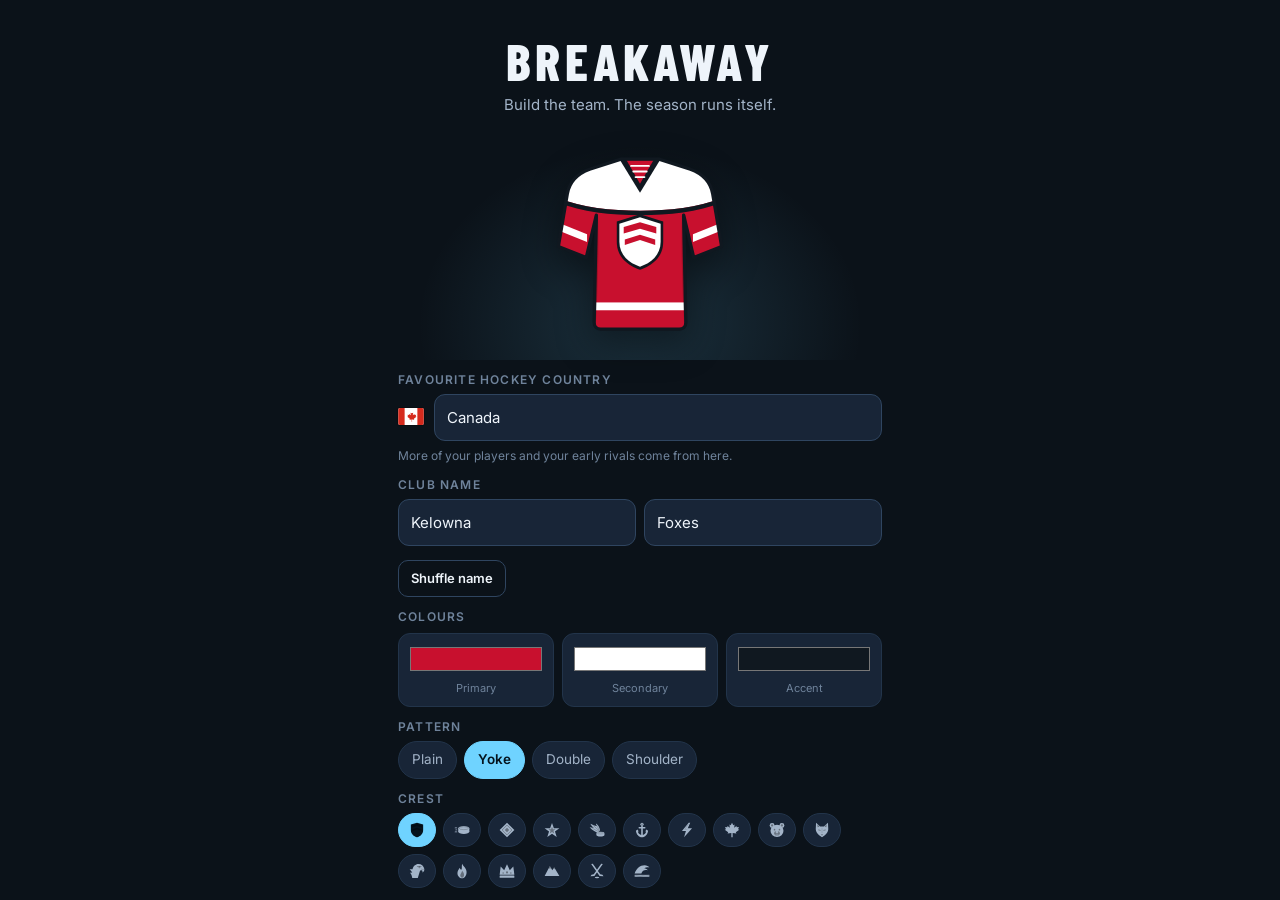
<file: breakaway/index.html>
<!DOCTYPE html>
<html lang="en">
<head>
<meta charset="utf-8">
<meta name="viewport" content="width=device-width,initial-scale=1,viewport-fit=cover,maximum-scale=1,user-scalable=no">
<meta name="theme-color" content="#0b1219">
<meta name="apple-mobile-web-app-capable" content="yes">
<meta name="apple-mobile-web-app-status-bar-style" content="black-translucent">
<meta name="mobile-web-app-capable" content="yes">
<title>Breakaway</title>
<link rel="manifest" href="manifest.webmanifest">
<link rel="preconnect" href="https://fonts.googleapis.com">
<link rel="preconnect" href="https://fonts.gstatic.com" crossorigin>
<link rel="stylesheet" href="https://fonts.googleapis.com/css2?family=Barlow+Condensed:wght@500;600;700;800&family=Inter:wght@400;500;600;700&display=swap">
<link rel="stylesheet" href="css/app.css">
</head>
<body>

<!-- ONBOARDING -->
<section id="onboard" class="screen">
  <div class="ob-wrap">
    <h1 class="ob-title">BREAKAWAY</h1>
    <p class="ob-sub">Build the team. The season runs itself.</p>
    <div id="obSlots" class="ob-slots"></div>

    <div class="jersey-stage"><div id="jerseyPrev"></div></div>

    <label class="fld"><span>Favourite hockey country</span>
      <div class="favrow"><span id="obFlag"></span><select id="obFav" class="txt"></select></div>
      <em class="fld-note">More of your players and your early rivals come from here.</em>
    </label>

    <label class="fld"><span>Club name</span>
      <div class="row2">
        <input id="obCity" maxlength="14" placeholder="City">
        <input id="obName" maxlength="14" placeholder="Nickname">
      </div>
    </label>
    <button class="btn ghost sm" id="obShuffle">Shuffle name</button>

    <label class="fld"><span>Colours</span>
      <div class="swatches">
        <label class="sw"><input type="color" id="c1" value="#c8102e"><em>Primary</em></label>
        <label class="sw"><input type="color" id="c2" value="#ffffff"><em>Secondary</em></label>
        <label class="sw"><input type="color" id="c3" value="#101820"><em>Accent</em></label>
      </div>
    </label>

    <label class="fld"><span>Pattern</span><div id="obPatterns" class="chips"></div></label>
    <label class="fld"><span>Crest</span><div id="obCrests" class="chips"></div></label>

    <button class="btn primary big" id="obStart">Drop the puck</button>
    <p class="ob-foot">20 players. Every attribute starts near 10. The ceiling is 99.</p>
  </div>
</section>

<!-- APP -->
<section id="app" class="screen hidden">
  <header id="hdr">
    <div class="hdr-l">
      <div id="hdrCrest" class="crest-mini"></div>
      <div>
        <div id="hdrTeam" class="hdr-team"></div>
        <div id="hdrDiv" class="hdr-div"></div>
        <div id="hdrRec" class="hdr-rec"></div>
      </div>
    </div>
    <div class="hdr-r">
      <div class="cur" title="Pucks"><b id="curPucks">0</b><i id="curRate">pucks</i></div>
      <button id="btnTune" class="icon" aria-label="Settings"></button>
    </div>
  </header>
  <div id="boosts" class="hidden"></div>

  <main id="view"></main>

  <nav id="nav">
    <button data-tab="team" class="on"><i></i><span>Team</span></button>
    <button data-tab="train"><i></i><span>Train</span></button>
    <button data-tab="season"><i></i><span>Season</span></button>
    <button data-tab="office"><i></i><span>Office</span></button>
    <button data-tab="store"><i></i><span>Store</span></button>
    <button data-tab="trophies"><i></i><span>Trophies</span></button>
  </nav>
</section>

<div id="toasts"></div>
<div id="modal" class="hidden"><div class="sheet" id="sheet"></div><button id="sheetX" class="xbtn sheet-x hidden" data-act="close" aria-label="Close"></button></div>

<script src="js/data.js"></script>
<script src="js/art.js"></script>
<script src="js/model.js"></script>
<script src="js/sim.js"></script>
<script src="js/live.js"></script>
<script src="js/state.js"></script>
<script src="js/practice.js"></script>
<script src="js/ui.js"></script>
<script src="js/main.js"></script>
</body>
</html>
</file>
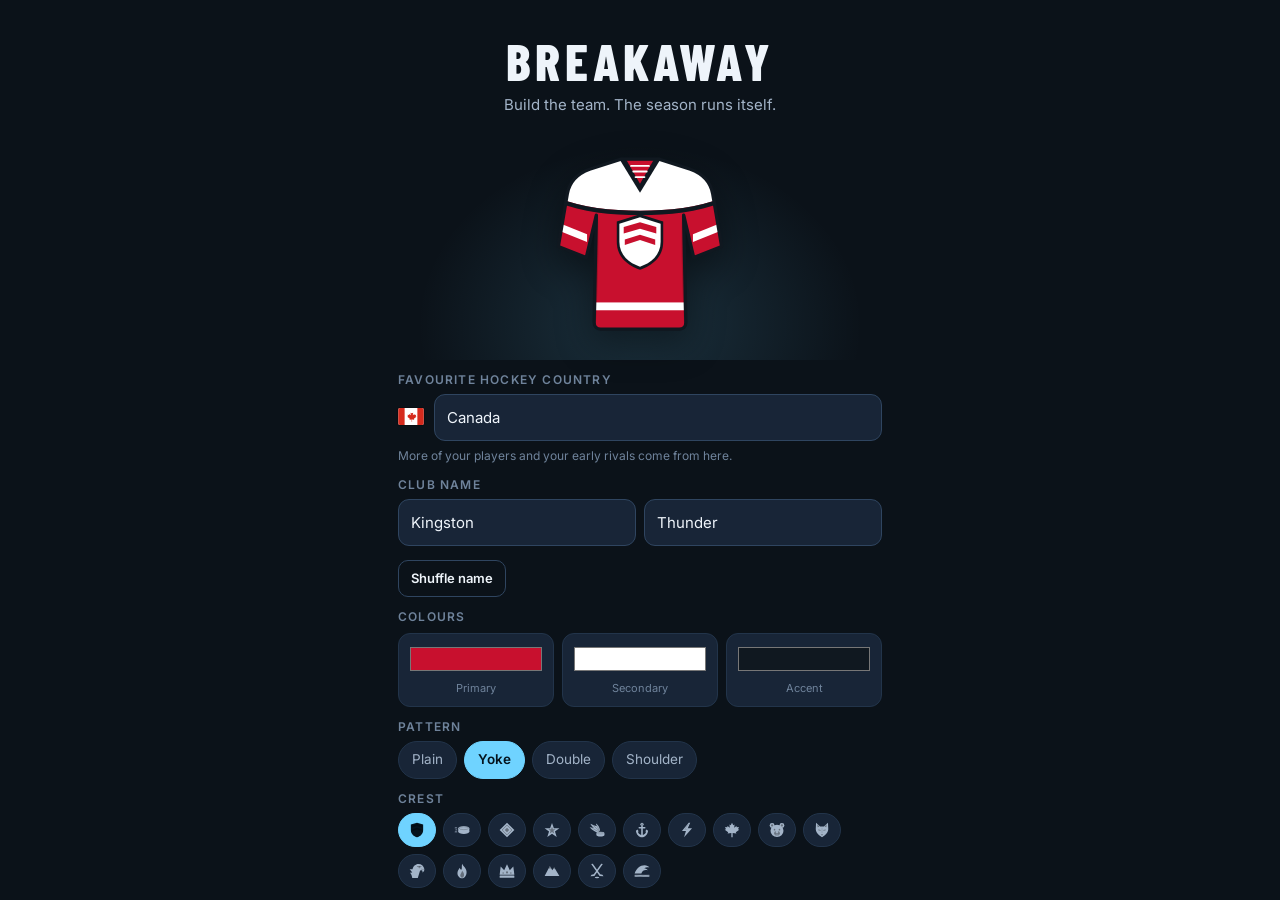
<file: docs/index.html>
<!DOCTYPE html>
<html lang="en">
<head>
<meta charset="utf-8">
<meta name="viewport" content="width=device-width,initial-scale=1,viewport-fit=cover,maximum-scale=1,user-scalable=no">
<meta name="theme-color" content="#0b1219">
<meta name="apple-mobile-web-app-capable" content="yes">
<meta name="apple-mobile-web-app-status-bar-style" content="black-translucent">
<meta name="mobile-web-app-capable" content="yes">
<title>Breakaway</title>
<link rel="manifest" href="manifest.webmanifest">
<link rel="apple-touch-icon" href="icons/icon-180.png">
<link rel="icon" type="image/png" sizes="192x192" href="icons/icon-192.png">
<meta name="apple-mobile-web-app-title" content="Breakaway">
<style>html{padding-top:env(safe-area-inset-top,0px)}</style>
<link rel="preconnect" href="https://fonts.googleapis.com">
<link rel="preconnect" href="https://fonts.gstatic.com" crossorigin>
<link rel="stylesheet" href="https://fonts.googleapis.com/css2?family=Barlow+Condensed:wght@500;600;700;800&family=Inter:wght@400;500;600;700&display=swap">
<link rel="stylesheet" href="css/app.css">
</head>
<body>

<!-- ONBOARDING -->
<section id="onboard" class="screen">
  <div class="ob-wrap">
    <h1 class="ob-title">BREAKAWAY</h1>
    <p class="ob-sub">Build the team. The season runs itself.</p>
    <div id="obSlots" class="ob-slots"></div>

    <div class="jersey-stage"><div id="jerseyPrev"></div></div>

    <label class="fld"><span>Favourite hockey country</span>
      <div class="favrow"><span id="obFlag"></span><select id="obFav" class="txt"></select></div>
      <em class="fld-note">More of your players and your early rivals come from here.</em>
    </label>

    <label class="fld"><span>Club name</span>
      <div class="row2">
        <input id="obCity" maxlength="14" placeholder="City">
        <input id="obName" maxlength="14" placeholder="Nickname">
      </div>
    </label>
    <button class="btn ghost sm" id="obShuffle">Shuffle name</button>

    <label class="fld"><span>Colours</span>
      <div class="swatches">
        <label class="sw"><input type="color" id="c1" value="#c8102e"><em>Primary</em></label>
        <label class="sw"><input type="color" id="c2" value="#ffffff"><em>Secondary</em></label>
        <label class="sw"><input type="color" id="c3" value="#101820"><em>Accent</em></label>
      </div>
    </label>

    <label class="fld"><span>Pattern</span><div id="obPatterns" class="chips"></div></label>
    <label class="fld"><span>Crest</span><div id="obCrests" class="chips"></div></label>

    <button class="btn primary big" id="obStart">Drop the puck</button>
    <p class="ob-foot">20 players. Every attribute starts near 10. The ceiling is 99.</p>
  </div>
</section>

<!-- APP -->
<section id="app" class="screen hidden">
  <header id="hdr">
    <div class="hdr-l">
      <div id="hdrCrest" class="crest-mini"></div>
      <div>
        <div id="hdrTeam" class="hdr-team"></div>
        <div id="hdrDiv" class="hdr-div"></div>
        <div id="hdrRec" class="hdr-rec"></div>
      </div>
    </div>
    <div class="hdr-r">
      <div class="cur" title="Pucks"><b id="curPucks">0</b><i id="curRate">pucks</i></div>
      <button id="btnTune" class="icon" aria-label="Settings"></button>
    </div>
  </header>
  <div id="boosts" class="hidden"></div>

  <main id="view"></main>

  <nav id="nav">
    <button data-tab="team" class="on"><i></i><span>Team</span></button>
    <button data-tab="train"><i></i><span>Train</span></button>
    <button data-tab="season"><i></i><span>Season</span></button>
    <button data-tab="office"><i></i><span>Office</span></button>
    <button data-tab="store"><i></i><span>Store</span></button>
    <button data-tab="trophies"><i></i><span>Trophies</span></button>
  </nav>
</section>

<div id="toasts"></div>
<div id="modal" class="hidden"><div class="sheet" id="sheet"></div><button id="sheetX" class="xbtn sheet-x hidden" data-act="close" aria-label="Close"></button></div>

<script src="js/data.js"></script>
<script src="js/art.js"></script>
<script src="js/model.js"></script>
<script src="js/sim.js"></script>
<script src="js/live.js"></script>
<script src="js/state.js"></script>
<script src="js/practice.js"></script>
<script src="js/ui.js"></script>
<script src="js/main.js"></script>
<script>
if ('serviceWorker' in navigator) window.addEventListener('load', () => navigator.serviceWorker.register('sw.js').catch(() => {}));
</script></body>
</html>
</file>
<file: breakaway/css/app.css>
/* Layout: an arena at night. Dark navy shell, the white ice rink is the one bright surface,
   the player's own team colour (--tc) carries identity; condensed scoreboard type for names and numbers. */
:root{
  --bg:#0b1219; --bg2:#111b27; --bg3:#182537; --bg4:#203047;
  --line:#22344a; --line2:#2f4560;
  --ink:#eef4fa; --dim:#a3b4c8; --dim2:#6f839b;
  --ice:#6fd3ff; --ice-ink:#04131d;
  --good:#43d68f; --bad:#ff5d63; --warn:#ffc54d; --gold:#e8b43a;
  --tc:#c8102e;
  --fd:'Barlow Condensed','Arial Narrow','Roboto Condensed',sans-serif;
  --fb:'Inter',-apple-system,BlinkMacSystemFont,'Segoe UI',Roboto,sans-serif;
  --r:16px; --nav:66px;
  color-scheme:dark;
}
*{box-sizing:border-box;-webkit-tap-highlight-color:transparent}
html,body{margin:0;padding:0;height:100%;overscroll-behavior:none}
html{box-sizing:border-box}
body{overflow:hidden}
body{background:var(--bg);color:var(--ink);font:15px/1.45 var(--fb);-webkit-font-smoothing:antialiased}
button,input,select{font:inherit;color:inherit}
button{background:none;border:0;cursor:pointer;padding:0}
button:focus-visible,input:focus-visible{outline:2px solid var(--ice);outline-offset:2px}
.hidden{display:none !important}
.screen{min-height:100%}
h1,h2,h3,h4{margin:0}
.ic{display:inline-block;vertical-align:-.18em;flex:none}
.flag{font-size:1em;line-height:1}
.num{font-variant-numeric:tabular-nums}
.dimc{color:var(--dim2)}
@media (prefers-reduced-motion:reduce){*{animation-duration:.01ms !important;transition-duration:.01ms !important}}

/* ---------------------------------------------------------- buttons */
.btn{display:flex;align-items:center;justify-content:center;gap:7px;width:100%;padding:13px 14px;border-radius:12px;
  background:var(--bg3);border:1px solid var(--line2);font-weight:600;font-size:14.5px;text-align:center;transition:transform .08s,background .15s}
.btn:active:not(:disabled){transform:scale(.98)}
.btn.primary{background:var(--ice);border-color:var(--ice);color:var(--ice-ink)}
.btn.big{padding:15px;font:700 19px/1 var(--fd);letter-spacing:.04em;text-transform:uppercase}
.btn.sm{width:auto;padding:8px 12px;font-size:13px;border-radius:10px}
.btn.ghost{background:transparent}
.btn.danger-ghost{background:transparent;border-color:rgba(255,93,99,.4);color:var(--bad);margin-top:14px}
.btn.danger{background:var(--bad);border-color:var(--bad);color:#fff}
.btn:disabled{opacity:.4;cursor:default}
.xbtn{width:34px;height:34px;border-radius:10px;background:var(--bg3);border:1px solid var(--line);display:grid;place-items:center;color:var(--dim);flex:none}
.buy{display:inline-flex;align-items:center;justify-content:center;gap:4px;padding:7px 10px;border-radius:9px;background:var(--bg4);
  border:1px solid var(--line2);font:600 12.5px/1 var(--fb);white-space:nowrap;min-width:64px;font-variant-numeric:tabular-nums}
.buy .ic{color:var(--dim)}
.buy.primary{background:var(--ice);border-color:var(--ice);color:var(--ice-ink)}
.buy.wide{width:100%}
.buy:disabled{opacity:.35}
.pk{display:inline-flex;align-items:center;gap:4px;font-variant-numeric:tabular-nums}
.pk .ic{color:var(--dim)}

/* ---------------------------------------------------------- onboarding */
#onboard{padding:24px 18px 40px;max-width:520px;margin:0 auto}
.ob-title{font:800 52px/1 var(--fd);letter-spacing:.08em;text-align:center;margin-top:10px;text-transform:uppercase}
.ob-sub{text-align:center;color:var(--dim);margin:8px 0 14px}
.ob-foot{text-align:center;color:var(--dim2);font-size:12.5px;margin-top:14px}
.jersey-stage{display:flex;justify-content:center;margin:4px 0 14px;padding:18px 0;border-radius:20px;
  background:radial-gradient(ellipse at 50% 85%,rgba(111,211,255,.16),transparent 65%)}
.jersey-stage svg{filter:drop-shadow(0 12px 18px rgba(0,0,0,.45))}
.fld{display:block;margin:14px 0}
.fld>span,.fld-l{display:block;font:600 12px/1 var(--fb);letter-spacing:.1em;text-transform:uppercase;color:var(--dim2);margin:14px 0 8px}
.fld>span{margin-top:0}
.row2{display:flex;gap:8px}
#obCity,#obName,#kCity,#kName,.txt{flex:1;min-width:0;width:100%;background:var(--bg3);border:1px solid var(--line2);border-radius:11px;padding:12px}
.swatches{display:flex;gap:8px;margin-top:10px}
.sw{flex:1;display:flex;flex-direction:column;align-items:center;gap:6px;background:var(--bg3);border:1px solid var(--line);border-radius:12px;padding:9px}
.sw input{width:100%;height:32px;border:0;background:none;padding:0}
.sw em{font-style:normal;font-size:11px;color:var(--dim2)}
.chips{display:flex;flex-wrap:wrap;gap:7px}
.chip{padding:8px 13px;border-radius:999px;background:var(--bg3);border:1px solid var(--line);font-size:13.5px;color:var(--dim);display:inline-flex;align-items:center}
.chip.on{background:var(--ice);border-color:var(--ice);color:var(--ice-ink);font-weight:600}
.chip.crest{padding:8px 10px}

/* ---------------------------------------------------------- shell */
#app{display:flex;flex-direction:column;height:100%}
#hdr{display:flex;align-items:center;justify-content:space-between;gap:10px;padding:10px 14px 10px;
  background:linear-gradient(180deg,var(--bg2),rgba(17,27,39,.96));border-bottom:1px solid var(--line);position:sticky;top:0;z-index:20}
.hdr-l{display:flex;align-items:center;gap:10px;min-width:0}
.crest-mini{width:36px;height:36px;flex:none;display:grid;place-items:center}
.crest-mini span{display:grid;place-items:center;width:100%;height:100%}
.hdr-team{font:700 18px/1.05 var(--fd);letter-spacing:.02em;text-transform:uppercase;white-space:nowrap;overflow:hidden;text-overflow:ellipsis;max-width:46vw}
.hdr-div{font-size:11.5px;color:var(--dim2)}
.hdr-r{display:flex;align-items:center;gap:8px}
.cur{display:flex;flex-direction:column;align-items:flex-end;line-height:1.05;padding:5px 10px;border-radius:10px;background:var(--bg3);border:1px solid var(--line)}
.cur b{display:flex;align-items:center;gap:5px;font:700 19px/1 var(--fd);font-variant-numeric:tabular-nums}
.cur b .ic{color:var(--dim)}
.cur i{font-style:normal;font-size:9.5px;color:var(--dim2);letter-spacing:.1em;text-transform:uppercase}
.icon{width:38px;height:38px;border-radius:10px;background:var(--bg3);border:1px solid var(--line);display:grid;place-items:center;color:var(--dim)}

#view{flex:1;overflow-y:auto;-webkit-overflow-scrolling:touch;padding:14px 14px calc(var(--nav) + 28px)}
#nav{position:fixed;left:0;right:0;bottom:0;height:calc(var(--nav) + env(safe-area-inset-bottom));padding:0 8px env(safe-area-inset-bottom);
  display:grid;grid-template-columns:repeat(4,1fr);background:rgba(13,21,31,.97);border-top:1px solid var(--line);z-index:30;backdrop-filter:blur(8px)}
#nav button{position:relative;display:flex;flex-direction:column;align-items:center;justify-content:center;gap:3px;color:var(--dim2);font:600 11px/1 var(--fb);letter-spacing:.02em}
#nav button i{font-style:normal;display:grid;place-items:center;width:46px;height:28px;border-radius:999px;transition:background .15s}
#nav button.on{color:var(--ink)}
#nav button.on i{background:rgba(111,211,255,.16);color:var(--ice)}

/* ---------------------------------------------------------- generic */
.sec-h{display:flex;align-items:baseline;justify-content:space-between;gap:10px;margin:22px 2px 9px}
.sec-h h2{display:flex;align-items:center;gap:7px;font:700 15px/1 var(--fd);letter-spacing:.12em;text-transform:uppercase;color:var(--dim)}
.sec-h h2 .ic{color:var(--dim2)}
.sec-h.in{margin:20px 0 8px}
.sec-note{font-size:11.5px;color:var(--dim2);display:inline-flex;align-items:center;gap:4px}
.eyebrow{font:600 11px/1 var(--fb);letter-spacing:.14em;text-transform:uppercase;color:var(--dim2)}
.eyebrow.bad{color:var(--bad)}
.sub{color:var(--dim);font-size:13.5px}
.note{color:var(--dim2);font-size:12px;margin-top:6px}
.muted,.muted-c{color:var(--dim2)}
.muted-c{font-size:12px;text-align:center;margin-top:9px}
.pill{display:inline-flex;align-items:center;gap:4px;padding:3px 9px;border-radius:999px;font:600 11.5px/1.3 var(--fb);background:var(--bg4);color:var(--dim)}
.pill.good{background:rgba(67,214,143,.15);color:var(--good)}
.pill.bad{background:rgba(255,93,99,.14);color:var(--bad)}
.pill.gold{background:rgba(232,180,58,.18);color:var(--gold)}
.panel{background:var(--bg2);border:1px solid var(--line);border-radius:var(--r);padding:14px}
.panel.flush{padding:4px 0}
.kvs{margin-top:14px;padding:4px 14px}
.kv{display:flex;justify-content:space-between;align-items:center;gap:10px;padding:10px 0;font-size:13.5px;border-top:1px solid var(--line)}
.kv:first-child{border-top:0}
.kv span{color:var(--dim)}
.grid2{display:grid;grid-template-columns:1fr 1fr;gap:8px;margin-top:14px}
.grid2.foot{margin-top:20px}
.trio{display:grid;grid-template-columns:repeat(3,1fr);gap:8px;margin-top:14px}
.trio div{background:var(--bg3);border-radius:12px;padding:10px;text-align:center}
.trio b{display:block;font:700 26px/1 var(--fd);font-variant-numeric:tabular-nums}
.trio i{font-style:normal;font-size:10.5px;color:var(--dim2);text-transform:uppercase;letter-spacing:.08em}
.empty{display:flex;align-items:center;gap:12px;padding:12px;border-radius:12px;border:1px dashed var(--line2);color:var(--dim2);font-size:13px}
.empty .ic,.empty .gi{flex:none;color:var(--dim2)}
.scroll-x{overflow-x:auto}
table{width:100%;border-collapse:collapse;font-variant-numeric:tabular-nums}
th{font:600 10.5px/1 var(--fb);text-transform:uppercase;letter-spacing:.07em;color:var(--dim2);text-align:right;padding:9px 6px}
th:first-child,td:first-child{text-align:left}
td{padding:8px 6px;font-size:13.5px;text-align:right;border-top:1px solid var(--line)}

/* ---------------------------------------------------------- team: hint + club */
.hint{background:linear-gradient(160deg,rgba(111,211,255,.14),rgba(111,211,255,.03));border:1px solid rgba(111,211,255,.3);border-radius:var(--r);padding:12px 14px 14px;margin-bottom:14px}
.hint-h{display:flex;justify-content:space-between;align-items:center;margin-bottom:8px}
.hint-h b{font:700 17px/1 var(--fd);letter-spacing:.04em;text-transform:uppercase}
.hint-steps{display:grid;grid-template-columns:1fr 1fr;gap:8px}
.hint-steps div{display:flex;flex-direction:column;gap:6px;padding:10px;border-radius:12px;background:rgba(11,18,25,.5);font-size:12.5px;color:var(--dim)}
.hint-steps .ic{color:var(--ice)}

.club{position:relative;display:flex;align-items:center;gap:14px;padding:16px;border-radius:20px;overflow:hidden;
  background:linear-gradient(120deg,color-mix(in srgb,var(--tc) 38%,var(--bg2)) 0%,var(--bg2) 62%);border:1px solid var(--line)}
.club::after{content:"";position:absolute;right:-40px;bottom:-60px;width:200px;height:200px;border-radius:50%;border:18px solid rgba(255,255,255,.035)}
.club-jersey{flex:none;filter:drop-shadow(0 10px 14px rgba(0,0,0,.45))}
.club-main{min-width:0;flex:1}
.club-name{font:800 30px/.92 var(--fd);text-transform:uppercase;letter-spacing:.01em;margin:6px 0 10px;text-wrap:balance}
.club-name span{display:block;font-size:17px;font-weight:600;color:var(--dim);letter-spacing:.06em}
.club-stats{display:flex;gap:16px}
.club-stats b{display:block;font:700 22px/1 var(--fd);font-variant-numeric:tabular-nums}
.club-stats i{font-style:normal;font-size:10px;color:var(--dim2);text-transform:uppercase;letter-spacing:.08em}
.quick{display:grid;grid-template-columns:repeat(3,1fr);gap:8px;margin-top:10px}
.qbtn{display:flex;align-items:center;justify-content:center;gap:7px;padding:11px;border-radius:12px;background:var(--bg2);border:1px solid var(--line);font-weight:600;font-size:13.5px}
.qbtn .ic{color:var(--ice)}
.wallet{display:grid;grid-template-columns:repeat(3,1fr);gap:6px;margin-top:10px}
.wchip{display:flex;align-items:center;gap:6px;padding:8px 10px;border-radius:11px;background:var(--bg2);border:1px solid var(--line);min-width:0}
.wchip .ic,.wchip .gi{color:var(--dim)}
.wchip b{font:700 17px/1 var(--fd);font-variant-numeric:tabular-nums}
.wchip i{font-style:normal;font-size:10.5px;color:var(--dim2);text-transform:uppercase;letter-spacing:.06em;margin-left:auto}
.swapbar{position:sticky;top:0;z-index:6;display:flex;align-items:center;gap:9px;margin-top:12px;padding:10px 12px;border-radius:12px;
  background:var(--ice);color:var(--ice-ink);font-size:13px;box-shadow:0 8px 20px rgba(0,0,0,.4)}
.swapbar span{flex:1}
.swapbar .btn{background:rgba(4,19,29,.15);border-color:transparent;color:var(--ice-ink)}

/* ---------------------------------------------------------- units + tiles */
.unit{margin-bottom:10px}
.unit header{display:flex;align-items:center;gap:8px;margin:0 2px 7px}
.unit header b{font:700 16px/1 var(--fd);letter-spacing:.06em;text-transform:uppercase}
.unit .ice{font-size:11.5px;color:var(--dim2);margin-right:auto}
.stars{display:inline-flex;gap:1px;color:var(--line2)}
.stars .on{color:var(--warn)}
.stars.max .on{color:var(--gold);filter:drop-shadow(0 0 3px rgba(232,180,58,.6))}
.tiles{display:grid;gap:7px}
.tiles.t3{grid-template-columns:repeat(3,minmax(0,1fr))}
.tiles.t2{grid-template-columns:repeat(2,minmax(0,1fr))}
.ptile{position:relative;display:flex;flex-direction:column;align-items:center;gap:6px;padding:10px 6px 9px;border-radius:14px;
  background:var(--bg2);border:1px solid var(--line);text-align:center;min-width:0;transition:transform .08s,border-color .15s,opacity .15s}
.ptile:active{transform:scale(.97)}
.ptile.h{flex-direction:row;text-align:left;padding:8px 10px 8px 8px;gap:9px}
.ptile.sel{border-color:var(--ice);background:rgba(111,211,255,.12)}
.ptile.can{border-color:rgba(111,211,255,.55);box-shadow:0 0 0 2px rgba(111,211,255,.15)}
.ptile.dim{opacity:.35}
.pt-face{position:relative;flex:none;line-height:0}
.pt-txt{display:flex;flex-direction:column;align-items:inherit;gap:3px;min-width:0;width:100%}
.ptile:not(.h) .pt-txt{align-items:center}
.pt-name{font:700 15px/1.05 var(--fd);letter-spacing:.02em;text-transform:uppercase;white-space:nowrap;overflow:hidden;text-overflow:ellipsis;max-width:100%}
.pt-name b{color:var(--dim2);font-weight:600}
.pt-meta{font-size:11px;color:var(--dim2);display:flex;align-items:center;gap:4px}
.pt-meta .xf{color:var(--warn)}
.pt-tag{position:absolute;top:6px;right:7px;font:600 9.5px/1 var(--fb);letter-spacing:.08em;text-transform:uppercase;color:var(--good);background:rgba(67,214,143,.14);padding:3px 6px;border-radius:6px}
.gearpips{display:flex;gap:2px}
.gearpips i{width:9px;height:3px;border-radius:2px;display:block}
.ovr{position:absolute;right:-6px;bottom:-4px;min-width:26px;height:22px;padding:0 4px;display:grid;place-items:center;
  font:800 15px/1 var(--fd);color:#0b1219;background:var(--rc);clip-path:polygon(0 0,100% 0,100% 70%,50% 100%,0 70%);font-variant-numeric:tabular-nums}
.ovr.gold{background:linear-gradient(135deg,#ffe28a,#c9901b);box-shadow:0 0 10px rgba(232,180,58,.6)}
.ovr.big{position:static;min-width:60px;height:56px;font-size:34px;padding-bottom:8px}
.pt{display:block}

/* ---------------------------------------------------------- practice */
.hud{position:sticky;top:0;z-index:5;padding:11px 13px 10px;border-radius:var(--r);background:var(--bg2);border:1px solid var(--line);box-shadow:0 10px 24px rgba(0,0,0,.35)}
.hud-row{display:grid;grid-template-columns:1fr 1fr 1fr;align-items:end}
.hud-c b{display:block;font:800 34px/.95 var(--fd);font-variant-numeric:tabular-nums}
.hud-c span{font:600 10px/1 var(--fb);color:var(--dim2);text-transform:uppercase;letter-spacing:.1em}
.hud-c.mult{text-align:center}
.hud-c.mult.hot b{color:var(--warn);text-shadow:0 0 14px rgba(255,197,77,.45)}
.hud-c.bank{text-align:right}
.hud-c.bank b{color:var(--warn)}
.combo-bar{height:8px;border-radius:999px;background:var(--bg4);overflow:hidden;margin:9px 0 6px}
.combo-bar i{display:block;height:100%;background:linear-gradient(90deg,var(--ice),var(--warn));transition:width .06s linear}
.hud-foot{display:flex;justify-content:space-between;font-size:11.5px;color:var(--dim2)}
.timebar{height:3px;border-radius:999px;background:var(--bg4);overflow:hidden;margin-top:5px}
.timebar i{display:block;height:100%;background:var(--good);transition:width .1s linear}
.bankflash{animation:bf .5s}
@keyframes bf{0%{color:var(--good);transform:scale(1.14)}100%{}}

.drills{display:flex;gap:7px;overflow-x:auto;margin:12px -14px 12px;padding:0 14px 2px;scrollbar-width:none}
.drills::-webkit-scrollbar{display:none}
.drill{flex:none;width:96px;display:flex;flex-direction:column;align-items:flex-start;gap:4px;padding:10px;border-radius:13px;background:var(--bg2);border:1px solid var(--line);text-align:left}
.drill-ic{width:34px;height:34px;border-radius:9px;display:grid;place-items:center;background:var(--bg4);color:var(--dim)}
.drill b{font:700 14px/1.05 var(--fd);text-transform:uppercase;letter-spacing:.03em}
.drill i{font-style:normal;font-size:10.5px;color:var(--dim2)}
.drill.on{border-color:var(--ice);background:rgba(111,211,255,.1)}
.drill.on .drill-ic{background:var(--ice);color:var(--ice-ink)}
.drill:disabled{opacity:.5}

.rink-wrap{position:relative}
.rink{position:relative;height:calc(100vh - 290px);height:calc(100dvh - 290px);min-height:320px;border-radius:20px;overflow:hidden;
  background:radial-gradient(ellipse at 50% 0%,#ffffff 0%,#eef4fa 45%,#dbe6f1 100%);border:3px solid #c7d4e2;
  touch-action:none;user-select:none;-webkit-user-select:none;--sz:62px}
.rink::before{content:"";position:absolute;left:0;right:0;top:57%;height:3px;background:rgba(40,80,170,.28)}
.rink::after{content:"";position:absolute;left:50%;top:72%;width:110px;height:110px;margin-left:-55px;border-radius:50%;border:2px solid rgba(200,16,46,.25)}
.drill-scrimmage::before{top:44%}

.rink-start{position:absolute;inset:0;display:flex;align-items:center;justify-content:center;padding:16px;border-radius:20px;background:rgba(9,15,22,.72);backdrop-filter:blur(3px)}
.rs-card{width:100%;max-width:330px;text-align:center}
.rs-ic{width:60px;height:60px;margin:0 auto 10px;border-radius:16px;display:grid;place-items:center;background:var(--ice);color:var(--ice-ink)}
.rs-card h3{font:800 28px/1 var(--fd);text-transform:uppercase;letter-spacing:.03em}
.rs-card ul{list-style:none;margin:12px 0 16px;padding:0;display:flex;flex-direction:column;gap:6px;text-align:left}
.rs-card li{position:relative;padding:8px 10px 8px 30px;border-radius:10px;background:rgba(255,255,255,.06);font-size:13px;color:var(--dim)}
.rs-card li::before{content:"";position:absolute;left:12px;top:14px;width:7px;height:7px;border-radius:50%;background:var(--ice)}
.daily-note{display:flex;align-items:center;justify-content:center;gap:6px;margin-top:10px;font-size:13px;font-weight:600;color:var(--warn)}
body.drilling #view{overflow:hidden}
body.drilling #nav button:not(.on){opacity:.45}

/* shooting tarp */
.tarp{position:absolute;z-index:1;border:7px solid #d4192e;border-bottom:0;border-radius:12px 12px 0 0;
  box-shadow:0 10px 0 -4px rgba(0,0,0,.08),inset 0 0 0 2px rgba(255,255,255,.25)}
.tarp-cloth{position:absolute;inset:0;border-radius:4px 4px 0 0;
  background:linear-gradient(180deg,rgba(255,255,255,.08),rgba(0,0,0,.18)),var(--tarp,#1d3a6e);
  box-shadow:inset 0 -14px 20px rgba(0,0,0,.2)}
.tarp-cloth::after{content:"";position:absolute;inset:0;background:repeating-linear-gradient(90deg,rgba(255,255,255,.04) 0 2px,transparent 2px 18px)}
.tarp-logo{position:absolute;left:50%;top:50%;width:28%;aspect-ratio:1;max-width:100%;transform:translate(-50%,-50%);border-radius:50%;border:3px solid rgba(255,255,255,.12)}
.hole{position:absolute;transform:translate(-50%,-50%);border-radius:50%;z-index:2;
  background:radial-gradient(circle at 50% 40%,#2a3442,#0a0e14 70%);
  box-shadow:inset 0 4px 10px rgba(0,0,0,.8),0 0 0 3px rgba(255,255,255,.85),0 0 0 5px rgba(0,0,0,.25)}
.hole::before{content:"";position:absolute;inset:14%;border-radius:50%;opacity:.35;
  background:repeating-linear-gradient(45deg,#c9d3df 0 1px,transparent 1px 6px),repeating-linear-gradient(-45deg,#c9d3df 0 1px,transparent 1px 6px)}
.hole-ring{position:absolute;inset:-9px;border-radius:50%;opacity:0;
  background:conic-gradient(var(--warn) calc(var(--k,1) * 360deg),rgba(255,197,77,.15) 0);
  -webkit-mask:radial-gradient(circle,transparent 58%,#000 60%);mask:radial-gradient(circle,transparent 58%,#000 60%)}
.hole-dot{position:absolute;inset:26%;border-radius:50%;background:radial-gradient(circle,#fff 0 22%,var(--warn) 24% 55%,#ff8c1a 57%);opacity:0;transform:scale(.4);transition:transform .12s,opacity .12s}
.hole.lit{box-shadow:inset 0 4px 10px rgba(0,0,0,.6),0 0 0 3px #fff,0 0 22px 6px rgba(255,197,77,.75)}
.hole.lit .hole-ring{opacity:1}
.hole.lit .hole-dot{opacity:1;transform:scale(1);animation:pulse .5s ease-in-out infinite alternate}
@keyframes pulse{to{transform:scale(1.12)}}
.hole.ripple{animation:rip .35s}
@keyframes rip{0%{transform:translate(-50%,-50%) scale(1)}40%{transform:translate(-50%,-50%) scale(.86)}100%{transform:translate(-50%,-50%) scale(1)}}
.hole.expired{animation:exp .4s}
@keyframes exp{0%{box-shadow:inset 0 4px 10px rgba(0,0,0,.8),0 0 0 3px #ff5d63}100%{}}
.shooter{position:absolute;left:50%;bottom:4px;transform:translateX(-50%);z-index:1;pointer-events:none;line-height:0}
.shooter svg{transform-origin:90% 10%}
.shotpuck{position:absolute;z-index:4;width:18px;height:18px;border-radius:50%;background:radial-gradient(circle at 40% 35%,#3a4658,#05070a 70%);
  box-shadow:0 3px 6px rgba(0,0,0,.4);pointer-events:none;transform:translate(-50%,-50%)}

/* other drills */
.tgt{position:absolute;width:var(--sz);height:var(--sz);margin:calc(var(--sz) / -2) 0 0 calc(var(--sz) / -2);border-radius:50%;display:grid;place-items:center;z-index:2;
  background:radial-gradient(circle at 36% 32%,#2b3647,#0d1117 68%);border:3px solid rgba(200,16,46,calc(.25 + var(--k,1) * .75));
  box-shadow:0 5px 16px rgba(10,20,35,.35);transition:transform .08s,opacity .15s}
.tgt span{width:calc(var(--sz) * .22 + var(--k,1) * var(--sz) * .32);height:calc(var(--sz) * .22 + var(--k,1) * var(--sz) * .32);border-radius:50%;background:#c8102e;opacity:.9}
.tgt:active{transform:scale(.88)}
.tgt.gone{opacity:0;transform:scale(.6)}
.tgt-cone{background:radial-gradient(circle at 40% 35%,#ffb15c,#e86a12 70%);border-color:#fff}
.tgt-cone span{background:#fff;opacity:.85;border-radius:3px;transform:rotate(45deg)}
.tgt-shot{--sz:46px !important;width:55px;height:55px;margin:-27px 0 0 -27px;background:radial-gradient(circle at 40% 35%,#3a4658,#05070a 70%);border:2px dashed rgba(200,16,46,.7)}
.tgt-shot span{display:none}
.crease{position:absolute;left:50%;bottom:-40px;width:150px;height:80px;margin-left:-75px;border-radius:50% 50% 0 0;background:rgba(80,150,230,.25);border:2px solid rgba(200,16,46,.5);pointer-events:none}
.crease::after{content:"";position:absolute;left:50%;top:6px;width:30px;height:30px;margin-left:-15px;border-radius:50%;background:var(--kit,#c8102e);border:3px solid #fff;box-shadow:0 3px 10px rgba(0,0,0,.3)}
.ladder-lane{position:absolute;left:50%;top:6%;bottom:6%;width:2px;margin-left:-1px;background:repeating-linear-gradient(to bottom,rgba(13,17,23,.18) 0 8px,transparent 8px 16px);pointer-events:none}
.skater{position:absolute;width:var(--sz);height:var(--sz);margin:calc(var(--sz) / -2) 0 0 calc(var(--sz) / -2);border-radius:50%;border:4px solid #fff;box-shadow:0 5px 14px rgba(10,20,35,.35);transition:left .25s,top .25s;z-index:2}
.skater.recv{box-shadow:0 0 0 5px rgba(255,197,77,.9),0 0 18px 6px rgba(255,197,77,.5)}
.skater.flash{animation:skf .3s}
@keyframes skf{50%{transform:scale(1.15)}}
.ppuck{position:absolute;width:14px;height:14px;margin:-7px 0 0 -7px;border-radius:50%;background:#05070a;pointer-events:none;box-shadow:0 2px 4px rgba(0,0,0,.35);z-index:3}
.hotzone{position:absolute;transform:translate(-50%,-50%);border-radius:50%;background:radial-gradient(circle,rgba(255,197,77,.45),rgba(255,197,77,0) 70%);pointer-events:none;animation:hp 1.1s infinite;z-index:1}
@keyframes hp{50%{opacity:.55}}
.pop{position:absolute;z-index:5;transform:translate(-50%,-50%);font:800 20px/1 var(--fd);color:#0b1219;pointer-events:none;animation:pu .7s ease-out forwards;white-space:nowrap;text-shadow:0 1px 0 #fff}
.pop.hot{color:#a7730a;font-size:23px}
.pop.snipe{color:#1667d9;font-size:23px}
.pop.bad{color:#d4192e;font-size:17px}
.pop.lbl{font-size:14px;letter-spacing:.1em;text-transform:uppercase;color:#fff;background:#0b1219;padding:4px 8px;border-radius:6px;text-shadow:none}
.pop.lbl.snipe{background:#1667d9}
@keyframes pu{to{transform:translate(-50%,-190%);opacity:0}}
.rbanner{position:absolute;left:50%;top:62%;transform:translate(-50%,-50%);z-index:6;padding:9px 16px;border-radius:999px;background:rgba(11,15,20,.88);color:#fff;font:700 15px/1 var(--fd);letter-spacing:.06em;text-transform:uppercase;pointer-events:none;white-space:nowrap;animation:rb 1.3s forwards}
.rbanner.good{background:rgba(31,140,80,.94)}
.rbanner.bad{background:rgba(212,25,46,.92)}
@keyframes rb{0%{opacity:0;transform:translate(-50%,-30%)}15%{opacity:1;transform:translate(-50%,-50%)}80%{opacity:1}100%{opacity:0}}
.coachcall{position:absolute;left:10px;right:10px;bottom:84px;z-index:7;text-align:left;padding:10px 12px 13px;border-radius:12px;background:#0b1219;color:#fff;font-size:13px;overflow:hidden;box-shadow:0 8px 20px rgba(0,0,0,.35)}
.coachcall b{color:var(--warn)}
.coachcall em{font-style:normal;color:var(--dim);margin-left:6px;font-size:12px}
.coachcall i{position:absolute;left:0;bottom:0;height:3px;background:var(--warn);width:100%}
.coachcall.active{background:#123222;pointer-events:none}

/* ---------------------------------------------------------- result sheets */
.result{text-align:center;padding:6px 2px 2px}
.big-title{font:800 32px/1 var(--fd);text-transform:uppercase;letter-spacing:.02em;margin:6px 0;text-wrap:balance}
.result-pucks{display:flex;align-items:center;justify-content:center;gap:10px;margin:8px 0 4px;color:var(--warn)}
.result-pucks b{font:800 52px/1 var(--fd);font-variant-numeric:tabular-nums}
.result-pucks .ic{color:var(--dim)}
.afford{display:flex;align-items:center;gap:10px;margin-top:10px;padding:11px 13px;border-radius:12px;background:var(--bg3);font-size:13.5px;text-align:left}
.afford .ic{color:var(--ice);flex:none}
.afford.good .ic,.afford.good b{color:var(--good)}

/* ---------------------------------------------------------- season */
.ss-top{display:flex;justify-content:space-between;align-items:flex-end;gap:10px}
.ss-rec{display:flex;align-items:center;gap:8px;margin-top:6px}
.ss-rec b{font:800 30px/1 var(--fd);font-variant-numeric:tabular-nums}
.ss-prog{text-align:right}
.ss-prog b{display:block;font:800 30px/1 var(--fd)}
.ss-prog small{font-size:17px;color:var(--dim2)}
.ss-prog i{font-style:normal;font-size:10.5px;color:var(--dim2);text-transform:uppercase;letter-spacing:.08em}
.live{margin-top:12px;padding:10px;border-radius:14px;background:var(--bg3)}
.lv-top{display:flex;align-items:center;justify-content:space-between;margin-bottom:8px}
.lv-top b{font:800 30px/1 var(--fd)}
.lv-team{display:flex;align-items:center;gap:7px;font:700 16px/1 var(--fd);letter-spacing:.05em;min-width:76px}
.lv-team.r{justify-content:flex-end}
.lv-canvas{display:block;width:100%;height:150px}
.lv-bot{display:flex;justify-content:space-between;gap:8px;font-size:11.5px;color:var(--dim2);margin-top:6px}
.lv-bot span:first-child{flex:1;min-width:0;white-space:nowrap;overflow:hidden;text-overflow:ellipsis}
.lv-per{margin-top:8px}
.lv-per td,.lv-per th{text-align:center}
.lv-per td:first-child,.lv-per th:first-child{text-align:left}
.tick{display:flex;align-items:center;gap:9px;font-size:11.5px;color:var(--dim2);margin-top:10px}
.tickbar{flex:1;height:5px;border-radius:999px;background:var(--bg4);overflow:hidden}
.tickbar i{display:block;height:100%;background:var(--ice);transition:width .25s linear}
.toggle{display:inline-flex;align-items:center;gap:8px;margin-top:12px;padding:7px 12px 7px 7px;border-radius:999px;background:var(--bg3);border:1px solid var(--line);font-size:12.5px;color:var(--dim)}
.tg-dot{width:30px;height:18px;border-radius:999px;background:var(--bg4);position:relative}
.tg-dot::after{content:"";position:absolute;left:2px;top:2px;width:14px;height:14px;border-radius:50%;background:var(--dim2);transition:left .15s}
.toggle.on{color:var(--ink)}
.toggle.on .tg-dot{background:var(--ice)}
.toggle.on .tg-dot::after{left:14px;background:#fff}
.feed{display:flex;gap:6px;overflow-x:auto;margin:0 -14px;padding:0 14px 4px;scrollbar-width:none}
.feed::-webkit-scrollbar{display:none}
.fchip{flex:none;display:flex;align-items:center;gap:6px;padding:7px 10px;border-radius:11px;background:var(--bg2);border:1px solid var(--line);font:700 15px/1 var(--fd);font-variant-numeric:tabular-nums}
.fchip b{width:20px;height:20px;border-radius:6px;display:grid;place-items:center;font-size:13px}
.fchip.w b{background:rgba(67,214,143,.18);color:var(--good)}
.fchip.l b{background:rgba(255,93,99,.16);color:var(--bad)}
.fchip i{font-style:normal;font-size:11px;color:var(--warn)}
.fchip em{font-style:normal;color:var(--dim2);font-weight:600;font-size:13px}
.tb{display:inline-grid;place-items:center;border-radius:6px;flex:none;box-shadow:inset 0 0 0 1px rgba(255,255,255,.14)}
.stand .tn{display:inline-flex;align-items:center;gap:8px;font:700 15px/1 var(--fd);letter-spacing:.04em}
.stand td{padding:8px 6px}
.stand td:first-child,.stand th:first-child{padding-left:14px;color:var(--dim2);width:28px}
.stand td:last-child,.stand th:last-child{padding-right:14px}
.stand tr.me td{background:color-mix(in srgb,var(--tc) 22%,transparent);font-weight:700}
.stand tr.me td:first-child{box-shadow:inset 3px 0 0 var(--tc)}
.stand td.pos{color:var(--good)}
.stand td.neg{color:var(--bad)}
.stand tr.cut td{padding:0;border-top:0;height:16px;text-align:center;position:relative}
.stand tr.cut td::before{content:"";position:absolute;left:14px;right:14px;top:50%;border-top:1px dashed var(--bad);opacity:.6}
.stand tr.cut span{position:relative;background:var(--bg2);padding:0 8px;font-size:10px;letter-spacing:.1em;text-transform:uppercase;color:var(--bad)}
.leaders{display:flex;flex-direction:column}
.lead{display:flex;align-items:center;gap:10px;padding:8px 14px;border-top:1px solid var(--line);text-align:left}
.leaders .lead:first-child{border-top:0}
.lead-r{width:16px;color:var(--dim2);font:700 15px/1 var(--fd)}
.lead-n{flex:1;min-width:0;display:flex;flex-direction:column}
.lead-n b{font:700 16px/1.1 var(--fd);text-transform:uppercase;letter-spacing:.02em}
.lead-n i{font-style:normal;font-size:11.5px;color:var(--dim2)}
.lead-p{font:800 24px/1 var(--fd);text-align:right;font-variant-numeric:tabular-nums}
.lead-p small{display:block;font:600 9.5px/1 var(--fb);color:var(--dim2);letter-spacing:.08em}
.bench{padding:10px 14px;font-size:12px;color:var(--dim2);border-top:1px solid var(--line)}
.offseason{text-align:center;padding:22px 16px}
.offseason .btn{margin-top:16px}
.off-ic{width:72px;height:72px;margin:0 auto 10px;border-radius:50%;display:grid;place-items:center;background:var(--bg3);color:var(--dim)}
.offseason.champ .off-ic{background:radial-gradient(circle,rgba(232,180,58,.35),rgba(232,180,58,.08));color:var(--gold)}
.offseason.champ .big-title{color:var(--gold)}

.po .eyebrow{margin-bottom:10px}
.bracket{display:grid;grid-template-columns:repeat(3,1fr);gap:6px}
.bk{display:flex;align-items:center;justify-content:center;gap:4px;height:32px;border-radius:9px;background:var(--bg3);border:1px solid var(--line);font:700 13px/1 var(--fd);letter-spacing:.06em;text-transform:uppercase;color:var(--dim2)}
.bk.won{background:rgba(67,214,143,.14);border-color:rgba(67,214,143,.5);color:var(--good)}
.bk.now{border-color:var(--ice);color:var(--ice)}
.matchup{display:grid;grid-template-columns:minmax(0,90px) auto minmax(0,90px);justify-content:center;align-items:center;gap:18px;margin-top:16px}
.mu-side{display:flex;flex-direction:column;align-items:center;gap:5px}
.mu-side b{font:800 20px/1 var(--fd);letter-spacing:.05em}
.mu-side i{font-style:normal;font-size:11px;color:var(--dim2)}
.mu-score{text-align:center}
.mu-score b{font:800 44px/1 var(--fd);font-variant-numeric:tabular-nums}
.series-dots{display:flex;gap:5px;justify-content:center;margin-top:6px}
.series-dots i{width:10px;height:10px;border-radius:50%;background:var(--bg4)}
.series-dots i.w{background:var(--good)}
.series-dots i.l{background:var(--bad)}
.mu-name{text-align:center;font-size:12.5px;color:var(--dim);margin-top:10px}
.mu-other{text-align:center;font-size:11.5px;color:var(--dim2);margin-top:4px}
.match{margin:16px 0 12px;padding:12px;border-radius:12px;background:var(--bg3)}
.match-h{font:700 15px/1 var(--fd);letter-spacing:.08em;text-transform:uppercase}
.match p{margin:6px 0 10px;font-size:12.5px;color:var(--dim)}
.seg{display:grid;grid-template-columns:repeat(4,1fr);gap:4px;padding:3px;border-radius:10px;background:var(--bg)}
.seg button{padding:8px 0;border-radius:8px;font:700 14px/1 var(--fd);letter-spacing:.04em;color:var(--dim2)}
.seg button.on{background:var(--ice);color:var(--ice-ink)}

/* ---------------------------------------------------------- store */
.ggrid{display:grid;grid-template-columns:repeat(2,minmax(0,1fr));gap:8px}
.gcard{position:relative;display:flex;flex-direction:column;gap:3px;padding:12px;border-radius:14px;background:var(--bg2);border:1px solid var(--line);overflow:hidden}
.gcard::before{content:"";position:absolute;inset:0 0 auto;height:70px;background:radial-gradient(ellipse at 30% 0%,color-mix(in srgb,var(--rc) 30%,transparent),transparent 70%);pointer-events:none}
.gc-art{position:relative;width:52px;height:52px;border-radius:12px;display:grid;place-items:center;background:var(--bg3);box-shadow:inset 0 0 0 1px color-mix(in srgb,var(--rc) 45%,transparent)}
.gc-r{position:relative;margin-top:6px;font:600 10.5px/1 var(--fb);letter-spacing:.1em;text-transform:uppercase;color:var(--rc)}
.gc-n{position:relative;font:700 18px/1.05 var(--fd);text-transform:uppercase}
.gc-s{position:relative;font-size:12px;color:var(--dim);margin-bottom:8px;min-height:32px}
.gcard .buy{margin-top:auto}
.gc-sold{margin-top:auto;text-align:center;font-size:12px;color:var(--dim2);padding:7px;border:1px dashed var(--line2);border-radius:9px}
.gc-btns{display:grid;grid-template-columns:1fr 1fr;gap:5px;margin-top:auto}
.gc-btns .buy{min-width:0}
.fuse-row{display:flex;align-items:center;gap:8px;padding:10px 0;border-top:1px solid var(--line)}
.fuse-row:first-child{border-top:0;padding-top:0}
.fuse-in{display:flex;gap:1px;flex:none}
.fuse-out{width:42px;height:42px;border-radius:11px;display:grid;place-items:center;background:var(--bg3);box-shadow:inset 0 0 0 1px var(--rc);flex:none}
.fuse-t{flex:1;min-width:0;display:flex;flex-direction:column}
.fuse-t b{font:700 15px/1.1 var(--fd);text-transform:uppercase}
.fuse-t i{font-style:normal;font-size:11px;color:var(--dim2)}
.xgrid{display:grid;grid-template-columns:repeat(3,1fr);gap:8px}
.xtile{display:flex;flex-direction:column;align-items:center;gap:5px;padding:12px 6px;border-radius:14px;background:var(--bg2);border:1px solid var(--line)}
.xtile .ic{color:var(--pc)}
.xtile b{font:700 15px/1 var(--fd);text-transform:uppercase}
.xtile i{font-style:normal;font-size:11px;color:var(--dim2)}
.xtile:disabled{opacity:.45}
.xf-row{display:flex;gap:10px;align-items:flex-start;padding:10px 0;border-top:1px solid var(--line)}
.xf-row:first-child{border-top:0;padding-top:0}
.xf-row span:last-child{display:flex;flex-direction:column}
.xf-row b{font:700 16px/1.1 var(--fd);text-transform:uppercase}
.xf-row i{font-style:normal;font-size:12px;color:var(--dim)}
.xf-ic{width:38px;height:38px;border-radius:10px;display:grid;place-items:center;flex:none;color:var(--rc);background:color-mix(in srgb,var(--rc) 16%,var(--bg3))}
.scout{display:flex;gap:14px;align-items:center}
.scout-art{flex:none;width:80px;height:96px;border-radius:14px;display:grid;place-items:center;color:var(--ice);background:radial-gradient(circle at 50% 30%,rgba(111,211,255,.25),var(--bg3))}
.scout-t{display:flex;flex-direction:column;gap:6px}
.scout-t b{font:700 19px/1 var(--fd);text-transform:uppercase}
.scout-t i{font-style:normal;font-size:12px;color:var(--dim)}
.support p{margin:0 0 10px;font-size:12.5px;color:var(--dim2)}

/* ---------------------------------------------------------- modal */
#modal{position:fixed;inset:0;background:rgba(4,8,14,.74);z-index:60;display:flex;align-items:flex-end;backdrop-filter:blur(4px)}
.sheet{width:100%;max-height:92vh;overflow-y:auto;background:var(--bg2);border-radius:22px 22px 0 0;border-top:1px solid var(--line2);
  padding:16px 16px calc(20px + env(safe-area-inset-bottom));animation:up .22s ease-out}
@keyframes up{from{transform:translateY(18px);opacity:.4}}
@media(min-width:620px){#modal{align-items:center;justify-content:center}.sheet{max-width:500px;border-radius:22px;border:1px solid var(--line2)}}
.sheet-h{display:flex;align-items:flex-start;justify-content:space-between;gap:10px;margin-bottom:14px}
.sheet-t{font:800 26px/1 var(--fd);text-transform:uppercase;letter-spacing:.02em;margin-bottom:4px}

.phero{position:relative;display:flex;align-items:center;gap:12px;margin:-16px -16px 0;padding:22px 16px 18px;border-radius:22px 22px 0 0;
  background:linear-gradient(135deg,color-mix(in srgb,var(--rc) 30%,var(--bg2)),var(--bg2) 70%)}
.phero-x{position:absolute;top:12px;right:12px}
.phero-face{flex:none;filter:drop-shadow(0 8px 14px rgba(0,0,0,.45))}
.phero-main{flex:1;min-width:0}
.rpill{display:inline-block;padding:3px 8px;border-radius:6px;font:700 10.5px/1.2 var(--fb);letter-spacing:.1em;text-transform:uppercase;color:#0b1219;background:var(--rc)}
.phero-first{font:600 16px/1 var(--fd);letter-spacing:.06em;text-transform:uppercase;color:var(--dim);margin-top:8px}
.phero-last{font:800 32px/.95 var(--fd);text-transform:uppercase;letter-spacing:.01em;overflow-wrap:anywhere}
.phero-meta{font-size:12.5px;color:var(--dim);margin-top:5px}
.phero-ovr{flex:none;display:flex;flex-direction:column;align-items:center;gap:2px;align-self:flex-end}
.phero-ovr i{font-style:normal;font-size:9.5px;color:var(--dim2);letter-spacing:.1em;text-transform:uppercase}
.attrs{display:flex;flex-direction:column}
.attr{display:flex;align-items:center;gap:10px;padding:7px 0;border-top:1px solid var(--line)}
.attr:first-child{border-top:0}
.attr-n{width:86px;font-size:12.5px;color:var(--dim)}
.attr-bar{flex:1;height:8px;border-radius:999px;background:var(--bg4);position:relative}
.attr-bar i{display:block;height:100%;border-radius:999px;background:var(--ice)}
.attr-bar u{position:absolute;top:0;bottom:0;background:var(--good);border-radius:0 999px 999px 0}
.attr-bar em{position:absolute;top:-4px;bottom:-4px;width:2px;margin-left:-1px;background:var(--warn);border-radius:2px}
.attr-v{width:44px;text-align:right;font:700 18px/1 var(--fd);font-variant-numeric:tabular-nums}
.attr-v small{font-size:12px;color:var(--good);margin-left:1px}
.legend{display:flex;gap:14px;justify-content:center;margin-top:9px;font-size:11px;color:var(--dim2)}
.legend span{display:inline-flex;align-items:center;gap:5px}
.legend i{width:12px;height:6px;border-radius:3px;display:inline-block}
.lg-t{background:var(--ice)}.lg-g{background:var(--good)}.lg-c{background:var(--warn);width:3px !important;height:12px !important}
.attrs+.btn{margin-top:10px}
.ladder{display:grid;grid-template-columns:repeat(5,1fr);gap:4px;position:relative}
.lr{display:flex;flex-direction:column;align-items:center;gap:4px;text-align:center;opacity:.45}
.lr i{width:18px;height:18px;border-radius:50%;border:2px solid var(--rc);background:transparent}
.lr b{font:700 12.5px/1 var(--fd);text-transform:uppercase;letter-spacing:.03em}
.lr em{font-style:normal;font-size:10.5px;color:var(--dim2)}
.lr.past{opacity:.8}.lr.past i{background:var(--rc)}
.lr.cur{opacity:1}.lr.cur i{background:var(--rc);box-shadow:0 0 0 4px color-mix(in srgb,var(--rc) 30%,transparent)}
.lr.cur b{color:var(--rc)}
.promo{margin-top:12px;padding:12px;border-radius:12px;background:var(--bg3)}
.promo-bar{height:6px;border-radius:999px;background:var(--bg4);overflow:hidden}
.promo-bar i{display:block;height:100%}
.promo-row{display:flex;align-items:center;justify-content:space-between;gap:8px;margin-top:9px;font-size:12.5px;color:var(--dim)}
.slots{display:grid;grid-template-columns:repeat(2,minmax(0,1fr));gap:8px}
.slot{display:flex;flex-direction:column;border-radius:14px;background:var(--bg3);border:1px solid color-mix(in srgb,var(--rc) 55%,var(--line));overflow:hidden}
.slot.empty{border-style:dashed;border-color:var(--line2);background:transparent}
.slot-main{display:flex;flex-direction:column;align-items:flex-start;gap:3px;padding:11px 11px 9px;text-align:left;flex:1}
.slot-main b{font:700 16px/1 var(--fd);text-transform:uppercase;margin-top:4px}
.slot-main i{font-style:normal;font-size:11.5px;color:var(--dim)}
.lvl{display:flex;gap:3px;margin-top:4px}
.lvl i{width:12px;height:4px;border-radius:2px;background:var(--bg4)}
.lvl i.on{background:var(--rc)}
.slot-up{border-radius:0;border:0;border-top:1px solid var(--line);min-width:0}
.xfslot{display:flex;align-items:center;gap:11px;width:100%;margin-top:8px;padding:11px;border-radius:14px;background:var(--bg3);border:1px solid color-mix(in srgb,var(--rc) 50%,var(--line));text-align:left}
.xfslot>span:nth-child(2){flex:1;display:flex;flex-direction:column;min-width:0}
.xfslot b{font:700 16px/1.1 var(--fd);text-transform:uppercase}
.xfslot i{font-style:normal;font-size:12px;color:var(--dim)}
.hist th,.hist td{padding:7px 6px}
.rename-jersey{display:flex;justify-content:center;margin:0 0 6px}
.cur-gear{position:relative;margin-bottom:12px}
.cur-gear .gcard{border-color:var(--rc)}
.cur-l{position:absolute;top:10px;right:12px;font-size:10.5px;letter-spacing:.1em;text-transform:uppercase;color:var(--dim2)}
.cur-gear+.ggrid,.cur-gear+.empty{margin-top:0}

.pick-h{text-align:center;margin-bottom:14px}
.picks{display:grid;grid-template-columns:repeat(3,minmax(0,1fr));gap:8px}
.pick{position:relative;display:flex;flex-direction:column;align-items:center;gap:6px;padding:14px 7px 12px;border-radius:16px;text-align:center;
  background:linear-gradient(180deg,color-mix(in srgb,var(--rc) 20%,var(--bg3)),var(--bg3));border:1px solid color-mix(in srgb,var(--rc) 55%,var(--line));transition:transform .1s}
.pick:active{transform:scale(.96)}
.pick-art{width:64px;height:64px;border-radius:50%;display:grid;place-items:center;color:var(--rc);background:radial-gradient(circle,color-mix(in srgb,var(--rc) 28%,transparent),transparent 70%)}
.pick-art .gi{color:var(--rc)}
.pick-k{font:600 10px/1 var(--fb);letter-spacing:.1em;text-transform:uppercase;color:var(--rc)}
.pick b{font:700 16px/1.05 var(--fd);text-transform:uppercase;display:flex;flex-direction:column;gap:4px}
.pick b small{font:500 11px/1.3 var(--fb);text-transform:none;color:var(--dim)}
.picks+.btn{margin-top:14px}
.cup-art{width:96px;height:96px;margin:4px auto 6px;border-radius:50%;display:grid;place-items:center;color:var(--gold);background:radial-gradient(circle,rgba(232,180,58,.35),rgba(232,180,58,.05) 70%)}
.nations{display:grid;grid-template-columns:repeat(2,minmax(0,1fr));gap:6px;margin-top:14px}
.nat{display:flex;align-items:center;gap:8px;padding:10px;border-radius:11px;background:var(--bg3);border:1px solid var(--line);font-size:13px;text-align:left}
.nat .flag{font-size:18px}
.wall{display:flex;gap:8px;overflow-x:auto;padding-bottom:4px}
.banner{flex:none;width:96px;padding:12px 8px 18px;text-align:center;color:var(--gold);
  background:linear-gradient(180deg,color-mix(in srgb,var(--tc) 70%,#000),color-mix(in srgb,var(--tc) 40%,#000));clip-path:polygon(0 0,100% 0,100% 100%,50% 88%,0 100%)}
.banner b{display:block;font:700 15px/1.05 var(--fd);text-transform:uppercase;color:#fff;margin-top:6px}
.banner i{font-style:normal;font-size:10.5px;color:rgba(255,255,255,.7)}
.wall .empty{flex:1}
.recs{display:flex;flex-direction:column}
.rec{display:flex;align-items:center;gap:10px;padding:8px 0;border-top:1px solid var(--line)}
.rec:first-child{border-top:0}
.rec-l{flex:1;display:flex;flex-direction:column;font-size:12px;color:var(--dim2)}
.rec-l i{font-style:normal;font-size:13.5px;color:var(--ink)}
.rec b{font:800 24px/1 var(--fd)}
.achs{display:grid;grid-template-columns:repeat(2,minmax(0,1fr));gap:6px}
.ach{display:flex;flex-direction:column;gap:4px;padding:10px;border-radius:12px;background:var(--bg3);opacity:.6}
.ach.got{opacity:1}
.ach-ic{color:var(--dim2)}
.ach.got .ach-ic{color:var(--warn)}
.ach b{font-size:12.5px;line-height:1.25}
.ach i{font-style:normal;font-size:11px;color:var(--dim2)}
.ach-pips{display:flex;gap:3px}
.ach-pips em{flex:1;height:4px;border-radius:2px;background:var(--bg4)}
.ach-pips em.on{background:var(--warn)}
.arch{padding:10px 0;border-top:1px solid var(--line)}
.arch-h{display:flex;align-items:center;gap:8px}
.arch-h b{font:700 16px/1 var(--fd);text-transform:uppercase}
.arch-d{flex:1;font-size:12px;color:var(--dim2)}
.arch-l{font-size:12.5px;color:var(--dim);margin-top:4px}
.coach{display:flex;align-items:center;gap:11px;padding:12px 0;border-top:1px solid var(--line)}
.coach:first-of-type{border-top:0}
.coach-ic{width:44px;height:44px;border-radius:12px;display:grid;place-items:center;flex:none;background:var(--bg3);color:var(--ice)}
.coach-m{flex:1;min-width:0}
.coach-t{display:flex;justify-content:space-between;align-items:baseline}
.coach-t b{font:700 17px/1 var(--fd);text-transform:uppercase}
.coach-t i{font-style:normal;font-size:11px;color:var(--dim2)}
.seg20{display:grid;grid-template-columns:repeat(20,1fr);gap:2px;margin-top:7px}
.seg20 i{height:6px;border-radius:1px;background:var(--bg4)}
.seg20 i.on{background:var(--ice)}
.tune{padding:10px 0;border-top:1px solid var(--line)}
.tune-h{display:flex;justify-content:space-between;font-size:13.5px}
.tune input{width:100%;margin-top:8px;accent-color:var(--ice)}
.kit-stage{display:flex;justify-content:center;padding:14px 0;margin-bottom:12px;border-radius:16px;background:radial-gradient(ellipse at 50% 85%,rgba(111,211,255,.15),transparent 65%)}
.sheet .chips+.btn{margin-top:16px}
.mcard .mc-face{position:relative;display:inline-block;margin:10px 0 4px;filter:drop-shadow(0 10px 18px rgba(0,0,0,.5))}
.mc-num{position:absolute;right:-8px;bottom:4px;padding:3px 8px;border-radius:8px;background:var(--rc);color:#0b1219;font:800 18px/1 var(--fd)}
.mc-n{font-weight:600;margin-bottom:4px}
.mcard .btn{margin-top:14px}
.mcard.gold .big-title{color:var(--gold)}

/* ---------------------------------------------------------- toasts */
#toasts{position:fixed;left:0;right:0;bottom:calc(var(--nav) + 12px + env(safe-area-inset-bottom));z-index:50;pointer-events:none;padding:0 14px;display:flex;flex-direction:column;gap:6px;align-items:center}
.toast{background:rgba(24,37,55,.97);border:1px solid var(--line2);border-radius:12px;padding:9px 14px;font-size:13px;max-width:100%;animation:tin .22s;box-shadow:0 8px 24px rgba(0,0,0,.45)}
.toast.win{border-color:rgba(67,214,143,.5)}
.toast.loss{border-color:rgba(255,93,99,.4)}
.toast.milestone,.toast.ach{border-color:var(--warn);color:#ffe3a1}
.toast.cup,.toast.gold,.toast.promo{border-color:var(--gold);color:#ffe9a8;font-weight:600}
@keyframes tin{from{transform:translateY(8px);opacity:0}}

/* compact drill picker + top-aligned start card so Start is above the fold */
.drill{width:auto;flex-direction:row;align-items:center;gap:8px;padding:7px 12px 7px 7px}
.drill-ic{width:30px;height:30px}
.drill>b{display:flex;flex-direction:column;gap:2px;white-space:nowrap}
.drill i{display:none}
.drill:disabled i{display:inline}
.rink-start{align-items:flex-start;padding-top:18px}
.rs-ic{width:46px;height:46px;border-radius:13px;margin-bottom:8px}
.rs-card h3{font-size:24px}
.rs-card ul{margin:10px 0 12px;gap:5px}
.rs-card li{padding:6px 10px 6px 26px;font-size:12.5px}
.rs-card li::before{left:11px;top:12px;width:6px;height:6px}
.stand th:nth-child(2),.stand td:nth-child(2){text-align:left}

/* ========================================================== v4: tabs, grid, clicker, office, store, trophies */
#nav{grid-template-columns:repeat(6,1fr);padding:0 4px env(safe-area-inset-bottom)}
#nav button{font-size:10.5px}
#nav button i{width:40px}
#nav button[data-badge]:not([data-badge=""])::after{content:attr(data-badge);position:absolute;top:6px;right:calc(50% - 22px);min-width:16px;height:16px;padding:0 4px;border-radius:999px;background:var(--bad);color:#fff;font:700 10px/16px var(--fb);text-align:center}
.cur i{font-variant-numeric:tabular-nums;color:var(--good)}
#boosts{display:flex;gap:6px;overflow-x:auto;padding:6px 14px;background:rgba(255,197,77,.08);border-bottom:1px solid rgba(255,197,77,.25)}
.bchip{flex:none;display:inline-flex;align-items:center;gap:5px;padding:3px 9px;border-radius:999px;background:rgba(255,197,77,.15);color:var(--warn);font-size:12px}
.bchip b{font-variant-numeric:tabular-nums}
.flg{display:inline-block;vertical-align:-.15em;border-radius:2px;box-shadow:0 0 0 1px rgba(0,0,0,.25);flex:none}
.favrow{display:flex;align-items:center;gap:10px}
.favrow select{flex:1}
.fld-note{display:block;font-style:normal;font-size:12px;color:var(--dim2);margin-top:6px}
select.txt{appearance:none;-webkit-appearance:none}
.note.c{text-align:center}
.note.top{margin:0 2px 4px}
.dot{display:inline-block;width:9px;height:9px;border-radius:50%;flex:none}

/* lineup grid: 3 forwards | 2 defense (goalies beside line 4) */
.gearbar{display:flex;align-items:center;justify-content:flex-start;flex-wrap:wrap;gap:12px;margin:-2px 0 10px}
.chk{display:inline-flex;align-items:center;gap:7px;font-size:12px;color:var(--dim);cursor:pointer;position:relative}
.chk input{position:absolute;opacity:0;width:0;height:0}
.chk span{width:18px;height:18px;border-radius:5px;border:1.5px solid var(--line2);display:grid;place-items:center;color:transparent}
.chk input:checked+span{background:var(--ice);border-color:var(--ice);color:var(--ice-ink)}
.chk input:focus-visible+span{outline:2px solid var(--ice);outline-offset:2px}
.editbar{display:flex;align-items:center;gap:9px;margin-bottom:10px;padding:10px 12px;border-radius:12px;background:var(--ice);color:var(--ice-ink);font-size:13px;position:sticky;top:0;z-index:6;box-shadow:0 8px 20px rgba(0,0,0,.35)}
.lgrid{display:flex;flex-direction:column;gap:10px}
.lg-row{padding:9px 8px 8px;border-radius:14px;background:var(--bg2);border:1px solid var(--line)}
.lg-h{display:grid;grid-template-columns:auto 1fr auto;align-items:center;gap:8px;margin:0 2px 7px}
.lg-h b{font:700 15px/1 var(--fd);letter-spacing:.06em;text-transform:uppercase}
.lg-d{font-size:11px;color:var(--dim2);text-transform:uppercase;letter-spacing:.06em}
.chem{display:inline-flex;align-items:center;gap:4px;font:600 10.5px/1 var(--fb);letter-spacing:.06em;text-transform:uppercase;color:var(--dim2)}
.lg-tiles{display:grid;grid-template-columns:repeat(3,minmax(0,1fr)) 4px repeat(2,minmax(0,1fr));gap:4px}
.lg-gap{display:block;width:1px;margin:6px auto;background:var(--line2)}
.lg-n{margin:6px 2px 0;font-size:10.5px;color:var(--dim2)}
.bgrid{display:grid;grid-template-columns:repeat(5,minmax(0,1fr));gap:4px}
.gt{position:relative;display:flex;flex-direction:column;align-items:center;gap:3px;padding:5px 2px 6px;border-radius:11px;background:var(--bg3);border:1px solid transparent;min-width:0;transition:transform .08s,opacity .15s,border-color .15s}
.gt.empty{min-height:110px;border:1px dashed var(--line2);background:transparent}
.gt:active{transform:scale(.96)}
.gt.sel{border-color:var(--ice);background:rgba(111,211,255,.18)}
.gt.can{border-color:rgba(111,211,255,.6);box-shadow:0 0 0 2px rgba(111,211,255,.18)}
.gt.dim{opacity:.32}
.gt-slot{font:700 10px/1 var(--fb);letter-spacing:.06em;color:var(--dim2);text-transform:uppercase}
.gt-slot.off{color:var(--warn)}
.gt .ovr{right:-5px;bottom:-3px;min-width:22px;height:19px;font-size:13px}
.gt-n{display:flex;align-items:center;gap:3px;max-width:100%;font:700 12.5px/1.05 var(--fd);text-transform:uppercase;white-space:nowrap;overflow:hidden;text-overflow:ellipsis}
.gt-m{display:flex;align-items:center;gap:3px}
.ttag{font:700 9px/1 var(--fb);letter-spacing:.04em;color:var(--dim);background:var(--bg4);padding:2px 3px;border-radius:4px}
.gmini{display:inline-flex}
.gmini .gi{display:block}

/* train: clicker */
.clicker{padding:14px;border-radius:20px;background:radial-gradient(ellipse at 50% 40%,rgba(111,211,255,.12),var(--bg2) 70%);border:1px solid var(--line)}
.ck-top,.ck-combo{display:flex;justify-content:space-between;align-items:flex-end;gap:10px}
.ck-top b,.ck-combo b{display:block;font:800 26px/1 var(--fd);font-variant-numeric:tabular-nums}
.ck-top i,.ck-combo i{font-style:normal;font-size:10.5px;color:var(--dim2);text-transform:uppercase;letter-spacing:.07em}
.ck-top .r,.ck-combo .r{text-align:right}
.ck-top .r b{color:var(--good)}
.ck-combo .r.hot b{color:var(--warn);text-shadow:0 0 12px rgba(255,197,77,.5)}
.ck-arena{position:relative;height:260px;margin:10px 0;display:grid;place-items:center;border-radius:18px;background:radial-gradient(circle at 50% 50%,#ffffff 0 30%,#e8f0f8 31% 60%,#d4e1ee 61%);overflow:hidden;touch-action:manipulation;user-select:none;-webkit-user-select:none}
.ck-arena::before{content:"";position:absolute;width:200px;height:200px;border-radius:50%;border:3px solid rgba(30,80,190,.35)}
.ck-arena::after{content:"";position:absolute;left:0;right:0;top:50%;height:4px;margin-top:-2px;background:rgba(200,16,46,.35)}
.ck-puck{position:relative;z-index:2;width:150px;height:150px;border-radius:50%;display:grid;place-items:center;color:#0b1219;background:radial-gradient(circle at 50% 45%,#ffffff,#dfe8f2);box-shadow:0 14px 30px rgba(10,20,35,.35),inset 0 -6px 12px rgba(0,0,0,.08)}
.ck-puck .ic{filter:drop-shadow(0 4px 4px rgba(0,0,0,.35))}
.ck-puck.hit{animation:ckhit .14s}
@keyframes ckhit{50%{transform:scale(.92)}}
.ck-ring{position:absolute;inset:-8px;border-radius:50%;border:3px solid var(--tc);opacity:.5}
.ckpop{position:absolute;z-index:3;transform:translate(-50%,-50%);font:800 22px/1 var(--fd);color:#0b1219;pointer-events:none;animation:pu .65s ease-out forwards;text-shadow:0 1px 0 #fff}
.ckpop.gold{color:#b07a00;font-size:30px}
.golden{position:absolute;z-index:4;width:60px;height:60px;margin:-30px 0 0 -30px;border-radius:50%;display:grid;place-items:center;color:#5a3d00;background:radial-gradient(circle at 40% 35%,#ffe9a0,#e3a91c 70%);box-shadow:0 0 0 4px rgba(255,214,102,.5),0 0 26px 8px rgba(255,197,77,.65);animation:gold .6s ease-in-out infinite alternate}
@keyframes gold{to{transform:scale(1.12)}}
.ck-bar{flex:1;height:7px;border-radius:999px;background:var(--bg4);overflow:hidden;align-self:center}
.ck-bar i{display:block;height:100%;width:0;background:linear-gradient(90deg,var(--ice),var(--warn))}
.boost-on{margin-top:10px;text-align:center;font-size:13px;font-weight:600;color:var(--warn)}
.clicker>.btn.sm{margin:10px auto 0;display:flex}
.drillcard{display:flex;align-items:center;gap:12px}
.drillcard>div:nth-child(2){flex:1;display:flex;flex-direction:column}
.drillcard b{font:700 17px/1.1 var(--fd);text-transform:uppercase}
.drillcard i{font-style:normal;font-size:12px;color:var(--dim)}
.dc-ic{width:48px;height:48px;border-radius:12px;display:grid;place-items:center;background:var(--bg3);color:var(--ice);flex:none}
.rink-start .grid2{margin-top:0}

/* season */
.ss-tools{display:flex;align-items:center;justify-content:space-between;gap:8px;flex-wrap:wrap;margin-top:12px}
.ss-tools .toggle{margin-top:0}
.devb{border-style:dashed;color:var(--dim)}
.lv-top{display:grid;grid-template-columns:1fr auto 1fr;align-items:center;gap:6px;margin-bottom:8px}
.lv-side{display:flex;align-items:center;gap:7px;font:700 15px/1 var(--fd);letter-spacing:.05em}
.lv-side.r{justify-content:flex-end}
.lv-side em{font-style:normal;font:800 30px/1 var(--fd);font-variant-numeric:tabular-nums;margin:0 2px}
.lv-clock{display:flex;flex-direction:column;align-items:center;padding:5px 12px;border-radius:10px;background:#05080c;border:1px solid var(--line2);min-width:84px}
.lv-clock b{font:800 15px/1 var(--fd);letter-spacing:.12em;color:var(--warn)}
.lv-clock i{font-style:normal;font:700 22px/1.1 var(--fd);font-variant-numeric:tabular-nums;color:#fff;min-height:1.1em}
.lv-canvas{display:block;width:100%;height:auto;aspect-ratio:200/88}
.lv-log{display:flex;flex-direction:column;gap:3px;margin-top:8px;max-height:132px;overflow-y:auto}
.lg{display:grid;grid-template-columns:62px 40px 1fr;gap:6px;align-items:center;padding:5px 8px;border-radius:8px;background:var(--bg2);font-size:12px}
.lg span{color:var(--dim2);font-variant-numeric:tabular-nums}
.lg b{font:700 13px/1 var(--fd);letter-spacing:.05em}
.lg i{font-style:normal;color:var(--ink);white-space:nowrap;overflow:hidden;text-overflow:ellipsis}
.lg.a{box-shadow:inset 3px 0 0 var(--tc)}
.lg.b i{color:var(--dim2)}
.stand .tn span{white-space:nowrap;font-size:14px}
.leaders.panel{padding:2px 0}
.lead-c{width:92px;flex:none;font:600 11px/1.2 var(--fb);color:var(--dim2);text-transform:uppercase;letter-spacing:.05em}
.lead .lead-n{min-width:0}

/* office + store */
.trades .tr,.bulk .bk-row,.boosts .bo,.claims .cl{display:flex;align-items:center;gap:9px;padding:10px 14px;border-top:1px solid var(--line)}
.trades .tr:first-child,.bulk .bk-row:first-child,.boosts .bo:first-child,.claims .cl:first-child{border-top:0}
.tr-in{display:flex;gap:3px;width:52px;flex:none;flex-wrap:wrap}
.tr-in i{width:10px;height:14px;border-radius:3px}
.tr-t,.bk-t,.bo-t,.cl-t{flex:1;min-width:0;display:flex;flex-direction:column}
.tr-t b,.bk-t b,.bo-t b,.cl-t b{font:700 15px/1.1 var(--fd);text-transform:uppercase}
.tr-t i,.bk-t i,.bo-t i,.cl-t i{font-style:normal;font-size:11.5px;color:var(--dim2)}
.bo-t i.on{color:var(--warn)}
.tr-out{font:800 16px/1 var(--fd);color:var(--ice);width:34px;text-align:center}
.bo-ic,.cl-ic{width:38px;height:38px;border-radius:10px;display:grid;place-items:center;background:var(--bg3);color:var(--warn);flex:none}
.cl-ic{color:var(--gold)}
.boosts .buy{min-width:0}
.fa{display:flex;flex-direction:column;gap:6px}
.fa-card{display:flex;align-items:center;gap:11px;padding:10px 12px;border-radius:14px;background:var(--bg2);border:1px solid var(--line)}
.fa-t{flex:1;min-width:0;display:flex;flex-direction:column;gap:3px;align-items:flex-start}
.fa-t b{font:700 16px/1.05 var(--fd);text-transform:uppercase}
.fa-t i{font-style:normal;font-size:11.5px;color:var(--dim2)}
.draft .dp{display:grid;grid-template-columns:34px 1fr auto;gap:10px;align-items:center;padding:10px 14px;border-top:1px solid var(--line)}
.draft .dp:first-child{border-top:0}
.dp.none{opacity:.55}
.dp-r b{font:800 24px/1 var(--fd)}
.dp-r i{font-style:normal;font-size:11px;color:var(--dim2)}
.dp-m{min-width:0;display:flex;flex-direction:column;gap:4px}
.odds{display:flex;height:8px;border-radius:999px;overflow:hidden;background:var(--bg4)}
.odds i{display:block;height:100%}
.odds.big{height:12px;margin-top:12px}
.odds.big i.hit{box-shadow:inset 0 0 0 2px #fff}
.odds-l{display:flex;flex-wrap:wrap;gap:2px 8px;font-size:10.5px}
.odds-l.c{justify-content:center;margin-top:6px}
.odds-l em{font-style:normal;font-weight:600}
.dp-a{display:flex;align-items:center;gap:5px;flex-wrap:wrap;justify-content:flex-end}
.dp-n{font:700 15px/1 var(--fd);color:var(--dim)}
.gm .gm-row{display:flex;align-items:center;gap:10px;padding:9px 14px;border-top:1px solid var(--line)}
.gm .gm-row:first-child{border-top:0}
.gm-ic{width:36px;height:36px;border-radius:9px;display:grid;place-items:center;background:var(--bg3);box-shadow:inset 0 0 0 1px color-mix(in srgb,var(--rc) 45%,transparent);flex:none}
.gm-t{flex:1;min-width:0;display:flex;flex-direction:column}
.gm-t b{font:700 14.5px/1.1 var(--fd);text-transform:uppercase}
.gm-t i{font-style:normal;font-size:11.5px;color:var(--dim2)}
.dev{border-style:dashed}
.dev p{margin:0 0 10px;font-size:12.5px;color:var(--dim2)}

/* sheets */
.sheet.arming button{pointer-events:none}
.sheet.arming .btn.primary,.sheet.arming .pick,.sheet.arming .nat{opacity:.55;transition:opacity .2s}
.tpill{display:inline-block;padding:3px 8px;border-radius:6px;font:600 10.5px/1.2 var(--fb);letter-spacing:.06em;text-transform:uppercase;background:var(--bg4);color:var(--dim)}
.quad{display:grid;grid-template-columns:repeat(4,1fr);gap:6px;margin-top:12px}
.quad div{background:var(--bg3);border-radius:12px;padding:9px 4px;text-align:center}
.quad b{display:block;font:700 22px/1 var(--fd);font-variant-numeric:tabular-nums}
.quad i{font-style:normal;font-size:10px;color:var(--dim2);text-transform:uppercase;letter-spacing:.07em}
.attr-n sup{font-size:9px;margin-left:2px}
.attr-n sup.str{color:var(--good)}
.attr-n sup.weak{color:var(--bad)}
.tbonus{display:flex;align-items:center;gap:8px;margin-top:10px;padding:9px 11px;border-radius:10px;background:rgba(232,180,58,.12);color:#ffe2a0;font-size:12.5px}
.ptro{display:flex;flex-wrap:wrap;gap:5px;margin-top:10px}
.ptro-b{display:inline-flex;align-items:center;gap:5px;padding:4px 9px;border-radius:999px;background:rgba(232,180,58,.15);color:var(--gold);font-size:11.5px;font-weight:600}
.ptro-b i{font-style:normal;color:var(--dim2);font-weight:500}
.lr.locked{opacity:.2}
.luck{display:inline-flex;align-items:center;gap:7px;margin-top:12px;padding:7px 12px;border-radius:999px;background:var(--bg3);font-size:13px;font-weight:600;color:var(--dim)}
.luck.hot{background:rgba(255,197,77,.16);color:var(--warn)}
.tsel{display:flex;flex-direction:column;gap:6px;margin-bottom:12px}
.tsel-r{display:flex;align-items:center;gap:10px;padding:8px 10px;border-radius:12px;background:var(--bg3);border:1px solid var(--line);text-align:left}
.tsel-r.on{border-color:var(--ice);background:rgba(111,211,255,.12)}
.tsel-t{flex:1;min-width:0;display:flex;flex-direction:column}
.tsel-t b{font:700 15px/1.1 var(--fd);text-transform:uppercase}
.tsel-t i{font-style:normal;font-size:11.5px;color:var(--dim2)}
.tsel-c{width:24px;height:24px;border-radius:7px;border:1.5px solid var(--line2);display:grid;place-items:center;color:var(--ice-ink)}
.tsel-r.on .tsel-c{background:var(--ice);border-color:var(--ice)}
.awards{display:flex;flex-direction:column;gap:6px;margin:6px 0 14px}
.aw{display:flex;align-items:center;gap:10px;padding:9px 11px;border-radius:12px;background:var(--bg3)}
.aw.mine{background:linear-gradient(90deg,rgba(232,180,58,.18),var(--bg3));box-shadow:inset 3px 0 0 var(--gold)}
.aw-ic{width:34px;height:34px;border-radius:9px;display:grid;place-items:center;background:var(--bg4);color:var(--dim);flex:none}
.aw.mine .aw-ic{color:var(--gold)}
.aw-t{flex:1;min-width:0;display:flex;flex-direction:column;gap:1px}
.aw-t b{font:700 15px/1.1 var(--fd);text-transform:uppercase;display:flex;align-items:center;gap:6px}
.aw-t b em{font:600 9.5px/1 var(--fb);letter-spacing:.08em;color:var(--dim2);border:1px solid var(--line2);border-radius:4px;padding:2px 4px}
.aw-t i{font-style:normal;font-size:12px;color:var(--dim)}
.aw-t i.fin{color:var(--warn);font-size:11px}
.shardrow{display:flex;justify-content:center;flex-wrap:wrap;gap:10px;margin-top:8px;font-size:12.5px;color:var(--dim)}
.shardrow span{display:inline-flex;align-items:center;gap:4px}
.coach-hero{display:flex;align-items:center;gap:14px;margin-bottom:6px}
.coach-hero>div{flex:1}
.styles{display:grid;grid-template-columns:repeat(3,1fr);gap:6px}
.style{display:flex;flex-direction:column;gap:3px;padding:10px 8px;border-radius:12px;background:var(--bg3);border:1px solid var(--line);text-align:left}
.style b{font:700 15px/1.05 var(--fd);text-transform:uppercase}
.style i{font-style:normal;font-size:11px;color:var(--dim2)}
.style.on{border-color:var(--ice);background:rgba(111,211,255,.12)}
.nat .flg{margin-right:2px}
.wchip i{white-space:nowrap}


/* v5: facilities, playoff skip */
.facs .fac{display:flex;align-items:center;gap:10px;padding:11px 14px;border-top:1px solid var(--line)}
.facs .fac:first-child{border-top:0}
.fac-ic{width:36px;height:36px;flex:none;border-radius:10px;display:grid;place-items:center;background:var(--bg4);color:var(--ice)}
.fac-t{flex:1;min-width:0;display:flex;flex-direction:column;gap:2px}
.fac-t b{font-size:14px}
.fac-t b em{font-style:normal;color:var(--dim);font-weight:600;font-size:12px;margin-left:4px}
.fac-t i{font-style:normal;color:var(--dim);font-size:12px}
.fac-bar{display:flex;gap:2px;margin-top:3px}
.fac-bar i{flex:1;max-width:14px;height:4px;border-radius:2px;background:var(--line2)}
.fac-bar i.on{background:var(--ice)}
.skipf{display:flex;margin:8px auto 0}
.adbreak .ad-box{margin:14px 0;height:150px;border-radius:14px;background:var(--bg4);display:flex;flex-direction:column;align-items:center;justify-content:center;gap:8px;color:var(--dim)}
.adbreak .ad-t{text-align:center;color:var(--dim);font-size:13px}
.adbreak .ad-t b{color:var(--fg,#fff)}
.adbreak .ad-bar{height:5px;border-radius:3px;background:var(--line2);margin-top:8px;overflow:hidden}
.adbreak .ad-bar i{display:block;height:100%;width:0;background:var(--ice)}
.autoscrap{display:flex;flex-direction:column;gap:10px}
.as-h{display:flex;flex-direction:column}
.as-h b{font:700 15px/1.1 var(--fd);text-transform:uppercase}
.as-h i{font-style:normal;font-size:11.5px;color:var(--dim2)}
.brk .brk-h{display:flex;flex-direction:column;margin-bottom:6px}
.brk .brk-h b{font:700 15px/1.1 var(--fd);text-transform:uppercase}
.brk .brk-h i{font-style:normal;font-size:11.5px;color:var(--dim2)}
.brk .fac-bar{margin-bottom:8px}
.rn-top{display:flex;align-items:center;justify-content:center;gap:18px;margin:4px 0 8px}
.rn-top .rename-jersey{margin:0}
.lk-prev{display:grid;place-items:center}
.lk-sw{display:flex;flex-wrap:wrap;gap:8px}
.lk-c{width:30px;height:30px;border-radius:50%;border:2px solid var(--line2);box-shadow:inset 0 0 0 2px rgba(0,0,0,.25)}
.lk-c.on{border-color:var(--ice);box-shadow:0 0 0 2px var(--ice)}
.lk-ch{margin-top:2px}
/* v10: chemistry split by unit */
.lg-body{display:grid;grid-template-columns:3fr 5px 2fr;gap:4px;align-items:start}
.lg-col{min-width:0;display:flex;flex-direction:column;gap:5px}
.lg-tiles.f{grid-template-columns:repeat(3,minmax(0,1fr))}
.lg-tiles.d{grid-template-columns:repeat(2,minmax(0,1fr))}
.lg-body .lg-gap{height:100%;margin:0 auto}
.lg-chem{display:flex;align-items:center;justify-content:space-between;gap:4px;padding:0 2px;min-height:16px}
.lg-chem em{font:700 11px/1 var(--fb);font-style:normal;color:var(--dim)}
.lg-body .lg-n{margin:1px 0 0;display:flex;flex-wrap:wrap;gap:3px}
.cn{font-size:9.5px;line-height:1.2;padding:2px 5px;border-radius:6px;background:var(--bg4);color:var(--dim)}
.cn.p{color:var(--good)}.cn.m{color:var(--bad)}.cn.g{color:var(--ice)}
.tauto{display:flex;gap:8px;margin:2px 0 10px}
.tsel-r.locked{opacity:.45}
.legbuy{display:flex;align-items:center;gap:10px;margin-top:10px;padding:10px 12px;border-radius:12px;background:rgba(224,122,31,.12);border:1px solid rgba(224,122,31,.35)}
.legbuy div{flex:1;min-width:0;display:flex;flex-direction:column}
.legbuy b{font:700 14px/1.1 var(--fd);text-transform:uppercase;color:#e07a1f}
.legbuy i{font-style:normal;font-size:11.5px;color:var(--dim)}
.btn.gold{background:#e07a1f;border-color:#e07a1f;color:#1a0f05}
.dgrid{display:grid;grid-template-columns:repeat(3,minmax(0,1fr));gap:8px;margin:12px 0 14px}
.dcell{display:flex;flex-direction:column;align-items:center;text-align:center;gap:3px;padding:10px 6px;border-radius:12px;background:var(--bg3);border:1px solid var(--line);min-width:0}
.dcell em{font:700 10px/1 var(--fb);font-style:normal;letter-spacing:.08em;text-transform:uppercase;color:var(--dim2)}
.dcell .dic{color:var(--ice)}
.dcell b{font:700 13px/1.1 var(--fd);text-transform:uppercase}
.dcell i{font-style:normal;font-size:10.5px;line-height:1.25;color:var(--dim)}
.dcell.done{opacity:.5}.dcell.done .dic{color:var(--good)}
.dcell.today{border-color:var(--ice);box-shadow:0 0 0 1px var(--ice) inset;background:rgba(120,200,255,.08)}
.dcell.big{grid-column:1/-1}.dcell.big .dic{color:var(--gold)}
.dailyrow{display:flex;align-items:center;gap:12px;width:100%;padding:12px 14px;margin:4px 0 12px;border-radius:14px;background:var(--bg2);border:1px solid var(--line);text-align:left;color:var(--ice)}
.dailyrow span{flex:1;min-width:0;display:flex;flex-direction:column;color:var(--fg,#fff)}
.dailyrow b{font:700 15px/1.1 var(--fd);text-transform:uppercase}
.dailyrow i{font-style:normal;font-size:12px;color:var(--dim)}
.dailyrow.ready{border-color:var(--gold);background:rgba(232,180,58,.1)}
.legend sup.str{color:var(--good)}
.legend sup.weak{color:var(--bad)}
.dropdev{display:grid;grid-template-columns:1fr auto;gap:8px;align-items:stretch}
.dropdev .btn.devb{white-space:nowrap}
.tr-b{display:flex;gap:5px;flex:none}
.lockbtn{position:absolute;top:12px;left:12px;display:inline-flex;align-items:center;gap:5px;padding:6px 10px;border-radius:999px;background:rgba(0,0,0,.35);border:1px solid var(--line2);color:var(--dim);font:600 11px/1 var(--fb);letter-spacing:.06em;text-transform:uppercase;z-index:2}
.lockbtn.on{color:var(--warn);border-color:var(--warn);background:rgba(255,197,77,.12)}
.gt .lk{position:absolute;top:3px;left:3px;color:var(--warn)}
.mu-lbl{font:700 10.5px/1 var(--fb);letter-spacing:.12em;text-transform:uppercase;color:var(--dim2);margin-bottom:6px}
.mu-lbl em{font-style:normal;color:var(--ice)}
/* v11: jersey + logo */
.kit-stage3{display:grid;grid-template-columns:repeat(3,minmax(0,1fr));gap:6px;align-items:end;margin:6px 0 4px;padding:14px 6px 10px;border-radius:16px;background:radial-gradient(120% 90% at 50% 10%,rgba(255,255,255,.07),transparent 70%),var(--bg2);border:1px solid var(--line)}
.ks-j{display:flex;flex-direction:column;align-items:center;gap:6px;min-width:0}
.ks-j>div{display:grid;place-items:center;max-width:100%}
.ks-j svg{max-width:100%;height:auto}
.ks-j em{font:700 10.5px/1 var(--fb);font-style:normal;letter-spacing:.12em;text-transform:uppercase;color:var(--dim2)}
.ks-l>div{height:116px}
.krow3{display:grid;grid-template-columns:1fr 1fr 64px;gap:6px}
.krow3 .txt{min-width:0}
.kpal{display:flex;flex-wrap:wrap;gap:6px;margin-bottom:10px}
.kp{display:flex;width:44px;height:26px;border-radius:8px;overflow:hidden;border:1px solid var(--line2);padding:0}
.kp i{flex:1}
.kgrid{display:grid;grid-template-columns:repeat(3,minmax(0,1fr));gap:6px}
.kgrid.lg{grid-template-columns:repeat(6,minmax(0,1fr));margin-top:8px}
.ktile{display:flex;flex-direction:column;align-items:center;gap:4px;padding:8px 4px;border-radius:12px;background:var(--bg3);border:1.5px solid transparent;min-width:0}
.ktile svg{max-width:100%;height:auto}
.ktile em{font-style:normal;font-size:11px;color:var(--dim)}
.ktile.on{border-color:var(--ice);background:rgba(120,200,255,.08)}
.attr-bar u.tro{background:var(--gold)}
.attr-v small.tro{color:var(--gold)}
.lg-tr{background:var(--gold)}
.note.how{display:flex;align-items:center;gap:6px}
.dclass{display:flex;flex-direction:column;gap:6px;margin:4px 0 12px}
.dc-r{display:flex;align-items:center;gap:10px;padding:8px 10px;border-radius:12px;background:var(--bg3);border:1px solid var(--line);text-align:left;width:100%}
.dc-t{flex:1;min-width:0;display:flex;flex-direction:column;gap:2px}
.dc-t b{font-size:14px;white-space:nowrap;overflow:hidden;text-overflow:ellipsis}
.dc-t i{font-style:normal;font-size:11.5px;color:var(--dim)}
.dc-t em{font-style:normal;font-size:11px;color:var(--dim2)}
.dc-t em.hot{color:var(--warn)}
.dc-o{display:flex;flex-direction:column;align-items:flex-end;gap:4px}
.awl{display:flex;flex-direction:column;gap:6px;margin:12px 0 14px}
.aw-r{display:flex;align-items:center;gap:12px;padding:10px 12px;border-radius:12px;background:var(--bg3);border:1px solid var(--line);color:var(--ice)}
.aw-r span{flex:1;min-width:0;display:flex;flex-direction:column;gap:2px;color:var(--fg,#fff)}
.aw-r b{font-size:14px}
.aw-r i{font-style:normal;font-size:11.5px;color:var(--dim)}
.prest{margin-top:12px;border-color:rgba(232,180,58,.45);background:linear-gradient(180deg,rgba(232,180,58,.12),transparent),var(--bg2)}
.prest h3{font:800 20px/1.1 var(--fd);text-transform:uppercase;margin:4px 0 6px}
.prest p{font-size:13px;color:var(--dim);margin:0 0 12px}
.prest-list{display:flex;flex-direction:column;gap:6px;margin:4px 0 10px;max-height:46vh;overflow:auto}
em.leg{font-style:normal;font-size:10.5px;color:var(--gold);margin-left:4px}
.legend{flex-wrap:wrap;row-gap:4px}
.legend span{white-space:nowrap}
.aw-r span{text-align:left}
.ck-goal{margin-top:10px;padding:9px 11px;border-radius:12px;background:var(--bg3);border:1px solid var(--line)}
.cg-h{display:flex;justify-content:space-between;align-items:baseline;gap:8px;flex-wrap:wrap}
.cg-h b{font-size:12.5px}
.cg-h i{font-style:normal;font-size:11.5px;color:var(--gold)}
.cg-bar{height:5px;border-radius:3px;background:var(--bg4);margin-top:6px;overflow:hidden}
.cg-bar i{display:block;height:100%;background:var(--gold);transition:width .15s}
.fach .fa-r{display:flex;align-items:center;gap:10px;padding:11px 14px;border-top:1px solid var(--line)}
.fach .fa-r:first-child{border-top:0}
.fa-ic{width:36px;height:36px;flex:none;border-radius:10px;display:grid;place-items:center;background:rgba(232,180,58,.14);color:var(--gold)}
.fa-t{flex:1;min-width:0;display:flex;flex-direction:column;gap:2px}
.fa-t b{font:700 14px/1.1 var(--fd);text-transform:uppercase}
.fa-t b em{font-style:normal;color:var(--gold);font-size:12px;margin-left:4px}
.fa-t i{font-style:normal;font-size:11.5px;color:var(--dim)}
.fa-done{color:var(--good)}
.lockbtn{position:static;display:inline-flex;vertical-align:middle;padding:3px 8px;font-size:10px;gap:4px;margin-left:2px}
#onboard{height:100%;overflow-y:auto;-webkit-overflow-scrolling:touch;box-sizing:border-box}
#onboard.hidden{display:none}
.picks.two{grid-template-columns:repeat(2,minmax(0,1fr))}
.pick i{font-style:normal;font-size:11px;color:var(--dim);display:block;margin-top:3px}
.phero-body{font-size:12px;color:var(--dim);margin-top:2px}
.lg-chem .u-ovr{font:800 13px/1 var(--fd);color:var(--ink);background:var(--bg4);padding:3px 6px;border-radius:6px;margin-right:2px}
.lg-chem{justify-content:flex-start;gap:6px}
.lg-chem em{margin-left:auto}
.pobanner{display:flex;align-items:center;gap:10px;width:calc(100% - 28px);margin:0 14px 6px;padding:9px 12px;border-radius:12px;background:linear-gradient(90deg,rgba(232,180,58,.22),rgba(232,180,58,.08));border:1px solid rgba(232,180,58,.5);color:var(--gold);text-align:left;animation:pbpulse 2.2s ease-in-out infinite}
.pobanner span{flex:1;min-width:0;color:var(--ink);font-size:12.5px}
.pobanner b{font:800 13px/1 var(--fd);text-transform:uppercase;letter-spacing:.06em}
@keyframes pbpulse{50%{box-shadow:0 0 0 3px rgba(232,180,58,.18)}}
.lg-chem{flex-wrap:wrap;row-gap:2px;min-width:0}.lg-chem .chem{white-space:nowrap}

/* live game: cartoon BIG HIT / BIG SAVE pop-ups over the rink */
.lv-rink{position:relative}
.lv-pop{position:absolute;inset:0;pointer-events:none;overflow:hidden}
.hlpop{position:absolute;left:0;top:0;display:flex;align-items:center;gap:2px;animation:popIn .32s cubic-bezier(.2,1.6,.4,1) both, popOut .25s ease-in 1.15s forwards}
.hlpop.r{flex-direction:row-reverse}
.pop-face{position:relative;z-index:2;border-radius:50%;background:#fff;padding:3px;box-shadow:0 0 0 3px #0b0f14,4px 4px 0 #0b0f14;line-height:0}
.pop-face .pt{display:block}
.pop-burst{position:relative;display:flex;flex-direction:column;align-items:center;justify-content:center;padding:11px 18px 13px;min-width:104px;
  font-family:"Barlow Condensed",system-ui,sans-serif;text-align:center;transform:rotate(-6deg);
  filter:drop-shadow(4px 4px 0 #0b0f14)}
.hlpop.r .pop-burst{transform:rotate(6deg)}
.pop-burst::before{content:"";position:absolute;inset:0;z-index:-1;background:#0b0f14;
  clip-path:polygon(50% 0,59% 18%,78% 4%,76% 26%,100% 22%,86% 42%,100% 58%,80% 64%,90% 88%,66% 78%,56% 100%,46% 80%,26% 96%,26% 74%,2% 80%,14% 58%,0 40%,20% 34%,10% 10%,34% 20%)}
.pop-burst::after{content:"";position:absolute;inset:4px;z-index:-1;background:radial-gradient(circle at 50% 45%,#fff6b0 0 22%,#ffd21f 23% 60%,#ff8a1f 61%);
  clip-path:polygon(50% 0,59% 18%,78% 4%,76% 26%,100% 22%,86% 42%,100% 58%,80% 64%,90% 88%,66% 78%,56% 100%,46% 80%,26% 96%,26% 74%,2% 80%,14% 58%,0 40%,20% 34%,10% 10%,34% 20%)}
.pop-save .pop-burst::after{background:radial-gradient(circle at 50% 45%,#e8fbff 0 22%,#6fe0ff 23% 60%,#2f8cff 61%)}
.pop-burst b{font-size:19px;white-space:nowrap;font-weight:800;font-style:italic;line-height:.95;letter-spacing:.01em;color:#fff;
  -webkit-text-stroke:1.6px #0b0f14;paint-order:stroke fill;text-shadow:2px 2px 0 #c8102e}
.pop-save .pop-burst b{text-shadow:2px 2px 0 #1f3fbf}
.pop-burst i{font-style:normal;font-weight:800;font-size:10.5px;white-space:nowrap;color:#0b0f14;text-transform:uppercase;letter-spacing:.04em;margin-top:1px}
@keyframes popIn{0%{transform:scale(.2) rotate(-14deg);opacity:0}100%{transform:scale(1) rotate(0);opacity:1}}
@keyframes popOut{to{transform:scale(1.25);opacity:0}}
@media (prefers-reduced-motion:reduce){.hlpop{animation:none}}
/* on-page alerts: gear to fit (Auto-equip button), promotion ready (player tile) */
.btn.alert{position:relative}
.btn.alert::after{content:"";position:absolute;top:-3px;right:-3px;width:10px;height:10px;border-radius:50%;background:var(--bad);box-shadow:0 0 0 2px var(--bg)}
.gt-up{position:absolute;top:3px;right:3px;z-index:2;width:15px;height:15px;border-radius:50%;background:var(--bad);color:#fff;display:flex;align-items:center;justify-content:center;box-shadow:0 0 0 2px var(--bg1,#151b24)}
.gt-up svg{width:9px;height:9px}
/* save files */
.svfs{display:flex;flex-direction:column;gap:8px;margin:4px 0 10px}
.svf{display:flex;align-items:center;gap:10px;padding:10px;border-radius:12px;background:var(--bg3);border:1px solid var(--line);min-width:0}
.svf.cur{border-color:var(--acc,#4da3ff);box-shadow:inset 0 0 0 1px var(--acc,#4da3ff)}
.svf.empty{opacity:.85;border-style:dashed}
.svf-n{flex:none;width:22px;height:22px;border-radius:50%;background:var(--bg2);display:flex;align-items:center;justify-content:center;font:700 12px var(--fb);color:var(--dim)}
.svf-j{flex:none;line-height:0}
.svf-t{flex:1;min-width:0;display:flex;flex-direction:column;gap:1px}
.svf-t b{font-size:14px;white-space:nowrap;overflow:hidden;text-overflow:ellipsis}
.svf-t i{font-style:normal;font-size:11.5px;color:var(--dim2)}
.svf-t em{font-style:normal;font-size:11px;color:var(--dim)}
.svf.cur .svf-t em{color:var(--good,#3fa65c);font-weight:700}
.svf-b{flex:none;display:flex;flex-direction:column;gap:5px}
.ob-slots{display:flex;flex-wrap:wrap;gap:6px;justify-content:center;align-items:center;margin:-4px 0 14px}
.ob-slots:empty{display:none}
.ob-slots span{width:100%;text-align:center;font-size:12px;color:var(--dim2)}
.quick{grid-template-columns:repeat(4,1fr);gap:6px}
.qbtn{flex-direction:column;gap:3px;padding:9px 4px;font-size:12px;text-align:center;line-height:1.15}
/* sheets on phones: never taller than the visible screen, always a strip of backdrop to tap, a close button that stays put */
#modal{padding-top:calc(env(safe-area-inset-top, 0px) + 36px)}
.sheet{max-height:100%;overscroll-behavior:contain}
.sheet-x{position:fixed;z-index:61;background:var(--bg3);box-shadow:0 4px 14px rgba(0,0,0,.45)}
.phero{border-radius:22px 22px 0 0}
/* phones: each line is one compact row (3 forwards | 2 defense), chemistry details behind a toggle */
.chemtg{display:none}
@media (max-width:560px){
  .chemtg{display:inline-flex}
  .lgrid{gap:6px}
  .lg-row{padding:6px 5px 6px}
  .lg-h{margin:0 2px 4px}
  .lg-h b{font-size:13px}
  .lg-body{grid-template-columns:minmax(0,3fr) 3px minmax(0,2fr);gap:3px}
  .lg-col{gap:3px}
  .lg-tiles{gap:3px}
  .lg-chem{flex-wrap:nowrap;gap:4px;padding:0 1px}
  .lg-chem .chem{font-size:0;white-space:nowrap}
  .lg-chem .stars svg{width:8px;height:8px}
  .lg-chem .u-ovr{font-size:12px;padding:2px 4px}
  .lg-chem em{font-size:10px}
  .lgrid:not(.notes) .lg-n{display:none}
  .gt{padding:3px 1px 4px;gap:2px;border-radius:9px}
  .gt .pt{width:36px;height:36px}
  .gt .ovr{min-width:19px;height:16px;font-size:11px;right:-6px;bottom:-3px}
  .gt-slot{font-size:8.5px}
  .gt-n{font-size:10.5px;gap:2px}
  .gt-n svg,.gt-n img{width:10px;height:auto}
  .gt-m{flex-wrap:wrap;justify-content:center;gap:2px}
  .gt-m .ttag{font-size:8px;padding:1px 3px}
  .gt-m .gmini svg{width:9px;height:9px}
  .gt-up{width:13px;height:13px;top:2px;right:2px}
  .gt .lk{top:2px;left:2px}
}
.sec-btns{display:flex;gap:6px;align-items:center}
@media (max-width:560px){.chemnote:not(.on){display:none}}
.pop-goal .pop-burst::after{background:radial-gradient(circle at 50% 45%,#fff 0 22%,#ff5a5a 23% 60%,#c8102e 61%)}
.pop-goal .pop-burst b{text-shadow:2px 2px 0 #0b0f14}
.pop-goal .pop-burst i{color:#fff}
.lg.pen{background:transparent;border:1px dashed var(--line2)}
.lg.pen i{color:var(--warn)}
.lv-pp{font:700 11px/1 var(--fb);letter-spacing:.06em;padding:3px 7px;border-radius:6px}
.lv-pp:empty{display:none}
.lv-pp.pp{background:var(--good);color:#06120a}
.lv-pp.pk{background:var(--bad);color:#fff}
/* callout text: always white with a heavy black outline, the name on a dark tag, so it reads on any burst colour */
.pop-burst b,.pop-save .pop-burst b,.pop-goal .pop-burst b{color:#fff;-webkit-text-stroke:3.5px #0b0f14;paint-order:stroke fill;text-shadow:2px 2px 0 #0b0f14}
.pop-burst i,.pop-goal .pop-burst i{color:#fff;background:#0b0f14;padding:2px 6px 1px;border-radius:4px;margin-top:3px}
.al-fr{font:700 11px/1 var(--fb);letter-spacing:.1em;text-transform:uppercase;color:var(--dim2);margin:10px 2px 6px}
.rec.al .btn{flex:none;white-space:nowrap}
.rec.al .rec-l{min-width:0}
/* fixed columns so the bar (and its cap marker) never changes width as prices change */
.attr .attr-bar{flex:1;min-width:0}
.attr .attr-v{flex:none;width:58px;white-space:nowrap}
.attr .buy{flex:none;width:78px;padding-left:4px;padding-right:4px}
#ckArena.holding{box-shadow:inset 0 0 0 3px var(--gold)}
/* goal lamp on top of goal callouts, so a goal never looks like just a big hit */
.lamp{position:absolute;left:50%;top:-17px;transform:translateX(-50%);width:26px;height:22px;z-index:3}
.lamp::before{content:"";position:absolute;left:3px;right:3px;top:0;height:15px;border-radius:12px 12px 3px 3px;background:radial-gradient(circle at 50% 35%,#fff 0 12%,#ff3b3b 35%,#b00012 100%);
  box-shadow:0 0 0 2px #0b0f14;animation:lampGlow .35s ease-in-out infinite alternate}
.lamp::after{content:"";position:absolute;left:0;right:0;bottom:0;height:7px;border-radius:2px;background:#2b3440;box-shadow:0 0 0 2px #0b0f14}
.lamp .glow{position:absolute;left:50%;top:-10px;width:70px;height:40px;transform:translateX(-50%);background:radial-gradient(ellipse at 50% 70%,rgba(255,60,60,.55),transparent 65%);animation:lampGlow .35s ease-in-out infinite alternate;pointer-events:none}
@keyframes lampGlow{from{filter:brightness(.8);opacity:.75}to{filter:brightness(1.35);opacity:1}}
.pop-goal .pop-burst{margin-top:12px}
@media (prefers-reduced-motion:reduce){.lamp::before,.lamp .glow{animation:none}}
/* player tile markers: gear (blue), train (green), tier up (gold) */
.gt-mk{position:absolute;top:3px;right:3px;z-index:2;display:flex;flex-direction:column;gap:2px}
.gt-mk .mk{width:15px;height:15px;border-radius:50%;display:flex;align-items:center;justify-content:center;color:#0b0f14;box-shadow:0 0 0 1.5px var(--bg3)}
.gt-mk .mk svg{width:9px;height:9px}
.gt-mk .mk.g{background:#5cc8ff}.gt-mk .mk.t{background:#4fd18b}.gt-mk .mk.r{background:#f2c230}
@media (max-width:560px){.gt-mk{top:2px;right:2px;gap:1px}.gt-mk .mk{width:12px;height:12px}.gt-mk .mk svg{width:7px;height:7px}}
.panel.tradein{display:flex;align-items:center;gap:12px}
.panel.tradein div{flex:1;min-width:0;display:flex;flex-direction:column;gap:2px}
.panel.tradein i{font-style:normal;font-size:12px;color:var(--dim2)}
.tin-q{margin:12px 0 10px;padding:10px 12px;border-radius:10px;background:var(--bg3);font-size:13.5px}
.tin-q b{color:var(--good)}
.fa-rs{display:flex;align-items:center;gap:8px;flex-wrap:wrap;margin:8px 0 4px;font-size:12.5px;color:var(--dim)}
.fa-rs span{flex:1;min-width:150px;display:flex;align-items:center;gap:6px}
.mk-key{display:flex;flex-wrap:wrap;gap:12px;margin:2px 2px 8px;font-size:11.5px;color:var(--dim)}
.mk-key span{display:inline-flex;align-items:center;gap:5px}
.mk-key .mk{width:15px;height:15px;border-radius:50%;display:inline-flex;align-items:center;justify-content:center;color:#0b0f14}
.mk-key .mk svg{width:9px;height:9px}
.mk-key .mk.g{background:#5cc8ff}.mk-key .mk.t{background:#4fd18b}.mk-key .mk.r{background:#f2c230}
/* standings: fit phone widths without a horizontal scrollbar showing above Team leaders */
.scroll-x{scrollbar-width:none}
.scroll-x::-webkit-scrollbar{display:none}
@media (max-width:560px){.scroll-x table th,.scroll-x table td{padding-left:5px;padding-right:5px}}
/* player card: season + career stats in one compact table */
.pstats{width:100%;margin-top:12px;border-collapse:separate;border-spacing:0;background:var(--bg3);border-radius:12px;overflow:hidden;font-variant-numeric:tabular-nums}
.pstats th{font:600 9.5px/1 var(--fb);letter-spacing:.07em;color:var(--dim2);text-transform:uppercase;padding:8px 4px 4px;text-align:center}
.pstats td{font:700 15px/1 var(--fd);text-align:center;padding:5px 4px 7px}
.pstats td:first-child,.pstats th:first-child{text-align:left;padding-left:10px;font:600 10.5px/1 var(--fb);letter-spacing:.05em;color:var(--dim);text-transform:uppercase;white-space:nowrap}
.pstats tbody tr+tr td{border-top:1px solid var(--line)}
.fa-why{display:flex;align-items:center;gap:4px;font-style:normal;font-size:11px;color:var(--good);margin-top:2px}
/* draft board: five prospects */
.board{display:flex;flex-direction:column;gap:8px}
.bd-r{display:flex;align-items:center;gap:10px;padding:8px 10px;border-radius:12px;background:var(--bg3);border:1px solid var(--line)}
.bd-f{flex:none;line-height:0}
.bd-t{flex:1;min-width:0;display:flex;flex-direction:column;gap:2px}
.bd-t b{font:700 14px/1.1 var(--fd);text-transform:uppercase;white-space:nowrap;overflow:hidden;text-overflow:ellipsis}
.bd-t i{font-style:normal;font-size:11.5px;color:var(--dim)}
.bd-tags{display:flex;gap:4px;flex-wrap:wrap;margin-top:2px}
.tpill.unk{opacity:.6}
.bd-o{flex:none;display:flex;flex-direction:column;align-items:center;min-width:44px}
.bd-o b{font:800 18px/1 var(--fd)}
.bd-o b.unk{color:var(--dim2)}
.bd-o i{font-style:normal;font-size:9px;color:var(--dim2);text-transform:uppercase;letter-spacing:.08em}
.ck-goal.wk{margin-top:6px}.ck-goal.wk .cg-bar i{background:var(--gold)}
/* player tendencies */
.tends{display:flex;flex-direction:column;gap:4px;margin-top:12px}
.tend{display:grid;grid-template-columns:18px auto 1fr;align-items:baseline;gap:6px;font-size:13px;font-weight:600;padding:6px 10px;border-radius:9px;background:var(--bg3)}
.tend b{font:800 14px/1 var(--fd);text-align:center}
.tend i{font-style:normal;font-weight:400;font-size:11.5px;color:var(--dim2);min-width:0}
.tend.up b{color:var(--good)}.tend.down b{color:var(--bad)}
@media (max-width:420px){.tend{grid-template-columns:18px 1fr}.tend i{grid-column:2}}
.fr-deal{display:grid;grid-template-columns:1fr 1fr;gap:8px;margin:10px 0}
.fr-deal>div{display:flex;flex-direction:column;gap:3px;padding:10px;border-radius:10px;background:var(--bg3);font-size:12.5px}
.fr-deal b{font:700 11px/1.2 var(--fb);letter-spacing:.06em;text-transform:uppercase;margin-bottom:2px}
.fr-deal .up b{color:var(--good)}.fr-deal .down b{color:var(--bad)}
@media (max-width:420px){.fr-deal{grid-template-columns:1fr}}
.legbtns{display:flex;flex-wrap:wrap;align-items:center;gap:6px;margin-top:8px}
.legtok{font-size:11.5px;color:var(--dim2)}
.aw-warn{display:flex;gap:8px;align-items:flex-start;text-align:left;margin:8px 0;padding:10px 12px;border-radius:10px;background:rgba(224,64,64,.12);border:1px solid rgba(224,64,64,.4);font-size:12.5px}.aw-warn svg{color:var(--bad);flex:none;margin-top:1px}
.hdr-rec{font-size:11.5px;color:var(--dim);margin-top:1px;white-space:nowrap}.hdr-rec b{color:var(--ink);font-weight:700}
.gt-better{position:absolute;top:3px;left:3px;z-index:2;width:17px;height:17px;border-radius:50%;background:var(--good);color:#06120a;display:flex;align-items:center;justify-content:center;box-shadow:0 0 0 2px var(--bg3)}.gt-better svg{width:11px;height:11px}
.slot-tune{display:block;width:100%;margin-top:4px;padding:5px 6px;border-radius:8px;background:var(--bg4);font:600 11px/1.1 var(--fb);color:var(--ink)}.slot-tune:disabled{opacity:.45}
</file>
<file: docs/css/app.css>
/* Layout: an arena at night. Dark navy shell, the white ice rink is the one bright surface,
   the player's own team colour (--tc) carries identity; condensed scoreboard type for names and numbers. */
:root{
  --bg:#0b1219; --bg2:#111b27; --bg3:#182537; --bg4:#203047;
  --line:#22344a; --line2:#2f4560;
  --ink:#eef4fa; --dim:#a3b4c8; --dim2:#6f839b;
  --ice:#6fd3ff; --ice-ink:#04131d;
  --good:#43d68f; --bad:#ff5d63; --warn:#ffc54d; --gold:#e8b43a;
  --tc:#c8102e;
  --fd:'Barlow Condensed','Arial Narrow','Roboto Condensed',sans-serif;
  --fb:'Inter',-apple-system,BlinkMacSystemFont,'Segoe UI',Roboto,sans-serif;
  --r:16px; --nav:66px;
  color-scheme:dark;
}
*{box-sizing:border-box;-webkit-tap-highlight-color:transparent}
html,body{margin:0;padding:0;height:100%;overscroll-behavior:none}
html{box-sizing:border-box}
body{overflow:hidden}
body{background:var(--bg);color:var(--ink);font:15px/1.45 var(--fb);-webkit-font-smoothing:antialiased}
button,input,select{font:inherit;color:inherit}
button{background:none;border:0;cursor:pointer;padding:0}
button:focus-visible,input:focus-visible{outline:2px solid var(--ice);outline-offset:2px}
.hidden{display:none !important}
.screen{min-height:100%}
h1,h2,h3,h4{margin:0}
.ic{display:inline-block;vertical-align:-.18em;flex:none}
.flag{font-size:1em;line-height:1}
.num{font-variant-numeric:tabular-nums}
.dimc{color:var(--dim2)}
@media (prefers-reduced-motion:reduce){*{animation-duration:.01ms !important;transition-duration:.01ms !important}}

/* ---------------------------------------------------------- buttons */
.btn{display:flex;align-items:center;justify-content:center;gap:7px;width:100%;padding:13px 14px;border-radius:12px;
  background:var(--bg3);border:1px solid var(--line2);font-weight:600;font-size:14.5px;text-align:center;transition:transform .08s,background .15s}
.btn:active:not(:disabled){transform:scale(.98)}
.btn.primary{background:var(--ice);border-color:var(--ice);color:var(--ice-ink)}
.btn.big{padding:15px;font:700 19px/1 var(--fd);letter-spacing:.04em;text-transform:uppercase}
.btn.sm{width:auto;padding:8px 12px;font-size:13px;border-radius:10px}
.btn.ghost{background:transparent}
.btn.danger-ghost{background:transparent;border-color:rgba(255,93,99,.4);color:var(--bad);margin-top:14px}
.btn.danger{background:var(--bad);border-color:var(--bad);color:#fff}
.btn:disabled{opacity:.4;cursor:default}
.xbtn{width:34px;height:34px;border-radius:10px;background:var(--bg3);border:1px solid var(--line);display:grid;place-items:center;color:var(--dim);flex:none}
.buy{display:inline-flex;align-items:center;justify-content:center;gap:4px;padding:7px 10px;border-radius:9px;background:var(--bg4);
  border:1px solid var(--line2);font:600 12.5px/1 var(--fb);white-space:nowrap;min-width:64px;font-variant-numeric:tabular-nums}
.buy .ic{color:var(--dim)}
.buy.primary{background:var(--ice);border-color:var(--ice);color:var(--ice-ink)}
.buy.wide{width:100%}
.buy:disabled{opacity:.35}
.pk{display:inline-flex;align-items:center;gap:4px;font-variant-numeric:tabular-nums}
.pk .ic{color:var(--dim)}

/* ---------------------------------------------------------- onboarding */
#onboard{padding:24px 18px 40px;max-width:520px;margin:0 auto}
.ob-title{font:800 52px/1 var(--fd);letter-spacing:.08em;text-align:center;margin-top:10px;text-transform:uppercase}
.ob-sub{text-align:center;color:var(--dim);margin:8px 0 14px}
.ob-foot{text-align:center;color:var(--dim2);font-size:12.5px;margin-top:14px}
.jersey-stage{display:flex;justify-content:center;margin:4px 0 14px;padding:18px 0;border-radius:20px;
  background:radial-gradient(ellipse at 50% 85%,rgba(111,211,255,.16),transparent 65%)}
.jersey-stage svg{filter:drop-shadow(0 12px 18px rgba(0,0,0,.45))}
.fld{display:block;margin:14px 0}
.fld>span,.fld-l{display:block;font:600 12px/1 var(--fb);letter-spacing:.1em;text-transform:uppercase;color:var(--dim2);margin:14px 0 8px}
.fld>span{margin-top:0}
.row2{display:flex;gap:8px}
#obCity,#obName,#kCity,#kName,.txt{flex:1;min-width:0;width:100%;background:var(--bg3);border:1px solid var(--line2);border-radius:11px;padding:12px}
.swatches{display:flex;gap:8px;margin-top:10px}
.sw{flex:1;display:flex;flex-direction:column;align-items:center;gap:6px;background:var(--bg3);border:1px solid var(--line);border-radius:12px;padding:9px}
.sw input{width:100%;height:32px;border:0;background:none;padding:0}
.sw em{font-style:normal;font-size:11px;color:var(--dim2)}
.chips{display:flex;flex-wrap:wrap;gap:7px}
.chip{padding:8px 13px;border-radius:999px;background:var(--bg3);border:1px solid var(--line);font-size:13.5px;color:var(--dim);display:inline-flex;align-items:center}
.chip.on{background:var(--ice);border-color:var(--ice);color:var(--ice-ink);font-weight:600}
.chip.crest{padding:8px 10px}

/* ---------------------------------------------------------- shell */
#app{display:flex;flex-direction:column;height:100%}
#hdr{display:flex;align-items:center;justify-content:space-between;gap:10px;padding:10px 14px 10px;
  background:linear-gradient(180deg,var(--bg2),rgba(17,27,39,.96));border-bottom:1px solid var(--line);position:sticky;top:0;z-index:20}
.hdr-l{display:flex;align-items:center;gap:10px;min-width:0}
.crest-mini{width:36px;height:36px;flex:none;display:grid;place-items:center}
.crest-mini span{display:grid;place-items:center;width:100%;height:100%}
.hdr-team{font:700 18px/1.05 var(--fd);letter-spacing:.02em;text-transform:uppercase;white-space:nowrap;overflow:hidden;text-overflow:ellipsis;max-width:46vw}
.hdr-div{font-size:11.5px;color:var(--dim2)}
.hdr-r{display:flex;align-items:center;gap:8px}
.cur{display:flex;flex-direction:column;align-items:flex-end;line-height:1.05;padding:5px 10px;border-radius:10px;background:var(--bg3);border:1px solid var(--line)}
.cur b{display:flex;align-items:center;gap:5px;font:700 19px/1 var(--fd);font-variant-numeric:tabular-nums}
.cur b .ic{color:var(--dim)}
.cur i{font-style:normal;font-size:9.5px;color:var(--dim2);letter-spacing:.1em;text-transform:uppercase}
.icon{width:38px;height:38px;border-radius:10px;background:var(--bg3);border:1px solid var(--line);display:grid;place-items:center;color:var(--dim)}

#view{flex:1;overflow-y:auto;-webkit-overflow-scrolling:touch;padding:14px 14px calc(var(--nav) + 28px)}
#nav{position:fixed;left:0;right:0;bottom:0;height:calc(var(--nav) + env(safe-area-inset-bottom));padding:0 8px env(safe-area-inset-bottom);
  display:grid;grid-template-columns:repeat(4,1fr);background:rgba(13,21,31,.97);border-top:1px solid var(--line);z-index:30;backdrop-filter:blur(8px)}
#nav button{position:relative;display:flex;flex-direction:column;align-items:center;justify-content:center;gap:3px;color:var(--dim2);font:600 11px/1 var(--fb);letter-spacing:.02em}
#nav button i{font-style:normal;display:grid;place-items:center;width:46px;height:28px;border-radius:999px;transition:background .15s}
#nav button.on{color:var(--ink)}
#nav button.on i{background:rgba(111,211,255,.16);color:var(--ice)}

/* ---------------------------------------------------------- generic */
.sec-h{display:flex;align-items:baseline;justify-content:space-between;gap:10px;margin:22px 2px 9px}
.sec-h h2{display:flex;align-items:center;gap:7px;font:700 15px/1 var(--fd);letter-spacing:.12em;text-transform:uppercase;color:var(--dim)}
.sec-h h2 .ic{color:var(--dim2)}
.sec-h.in{margin:20px 0 8px}
.sec-note{font-size:11.5px;color:var(--dim2);display:inline-flex;align-items:center;gap:4px}
.eyebrow{font:600 11px/1 var(--fb);letter-spacing:.14em;text-transform:uppercase;color:var(--dim2)}
.eyebrow.bad{color:var(--bad)}
.sub{color:var(--dim);font-size:13.5px}
.note{color:var(--dim2);font-size:12px;margin-top:6px}
.muted,.muted-c{color:var(--dim2)}
.muted-c{font-size:12px;text-align:center;margin-top:9px}
.pill{display:inline-flex;align-items:center;gap:4px;padding:3px 9px;border-radius:999px;font:600 11.5px/1.3 var(--fb);background:var(--bg4);color:var(--dim)}
.pill.good{background:rgba(67,214,143,.15);color:var(--good)}
.pill.bad{background:rgba(255,93,99,.14);color:var(--bad)}
.pill.gold{background:rgba(232,180,58,.18);color:var(--gold)}
.panel{background:var(--bg2);border:1px solid var(--line);border-radius:var(--r);padding:14px}
.panel.flush{padding:4px 0}
.kvs{margin-top:14px;padding:4px 14px}
.kv{display:flex;justify-content:space-between;align-items:center;gap:10px;padding:10px 0;font-size:13.5px;border-top:1px solid var(--line)}
.kv:first-child{border-top:0}
.kv span{color:var(--dim)}
.grid2{display:grid;grid-template-columns:1fr 1fr;gap:8px;margin-top:14px}
.grid2.foot{margin-top:20px}
.trio{display:grid;grid-template-columns:repeat(3,1fr);gap:8px;margin-top:14px}
.trio div{background:var(--bg3);border-radius:12px;padding:10px;text-align:center}
.trio b{display:block;font:700 26px/1 var(--fd);font-variant-numeric:tabular-nums}
.trio i{font-style:normal;font-size:10.5px;color:var(--dim2);text-transform:uppercase;letter-spacing:.08em}
.empty{display:flex;align-items:center;gap:12px;padding:12px;border-radius:12px;border:1px dashed var(--line2);color:var(--dim2);font-size:13px}
.empty .ic,.empty .gi{flex:none;color:var(--dim2)}
.scroll-x{overflow-x:auto}
table{width:100%;border-collapse:collapse;font-variant-numeric:tabular-nums}
th{font:600 10.5px/1 var(--fb);text-transform:uppercase;letter-spacing:.07em;color:var(--dim2);text-align:right;padding:9px 6px}
th:first-child,td:first-child{text-align:left}
td{padding:8px 6px;font-size:13.5px;text-align:right;border-top:1px solid var(--line)}

/* ---------------------------------------------------------- team: hint + club */
.hint{background:linear-gradient(160deg,rgba(111,211,255,.14),rgba(111,211,255,.03));border:1px solid rgba(111,211,255,.3);border-radius:var(--r);padding:12px 14px 14px;margin-bottom:14px}
.hint-h{display:flex;justify-content:space-between;align-items:center;margin-bottom:8px}
.hint-h b{font:700 17px/1 var(--fd);letter-spacing:.04em;text-transform:uppercase}
.hint-steps{display:grid;grid-template-columns:1fr 1fr;gap:8px}
.hint-steps div{display:flex;flex-direction:column;gap:6px;padding:10px;border-radius:12px;background:rgba(11,18,25,.5);font-size:12.5px;color:var(--dim)}
.hint-steps .ic{color:var(--ice)}

.club{position:relative;display:flex;align-items:center;gap:14px;padding:16px;border-radius:20px;overflow:hidden;
  background:linear-gradient(120deg,color-mix(in srgb,var(--tc) 38%,var(--bg2)) 0%,var(--bg2) 62%);border:1px solid var(--line)}
.club::after{content:"";position:absolute;right:-40px;bottom:-60px;width:200px;height:200px;border-radius:50%;border:18px solid rgba(255,255,255,.035)}
.club-jersey{flex:none;filter:drop-shadow(0 10px 14px rgba(0,0,0,.45))}
.club-main{min-width:0;flex:1}
.club-name{font:800 30px/.92 var(--fd);text-transform:uppercase;letter-spacing:.01em;margin:6px 0 10px;text-wrap:balance}
.club-name span{display:block;font-size:17px;font-weight:600;color:var(--dim);letter-spacing:.06em}
.club-stats{display:flex;gap:16px}
.club-stats b{display:block;font:700 22px/1 var(--fd);font-variant-numeric:tabular-nums}
.club-stats i{font-style:normal;font-size:10px;color:var(--dim2);text-transform:uppercase;letter-spacing:.08em}
.quick{display:grid;grid-template-columns:repeat(3,1fr);gap:8px;margin-top:10px}
.qbtn{display:flex;align-items:center;justify-content:center;gap:7px;padding:11px;border-radius:12px;background:var(--bg2);border:1px solid var(--line);font-weight:600;font-size:13.5px}
.qbtn .ic{color:var(--ice)}
.wallet{display:grid;grid-template-columns:repeat(3,1fr);gap:6px;margin-top:10px}
.wchip{display:flex;align-items:center;gap:6px;padding:8px 10px;border-radius:11px;background:var(--bg2);border:1px solid var(--line);min-width:0}
.wchip .ic,.wchip .gi{color:var(--dim)}
.wchip b{font:700 17px/1 var(--fd);font-variant-numeric:tabular-nums}
.wchip i{font-style:normal;font-size:10.5px;color:var(--dim2);text-transform:uppercase;letter-spacing:.06em;margin-left:auto}
.swapbar{position:sticky;top:0;z-index:6;display:flex;align-items:center;gap:9px;margin-top:12px;padding:10px 12px;border-radius:12px;
  background:var(--ice);color:var(--ice-ink);font-size:13px;box-shadow:0 8px 20px rgba(0,0,0,.4)}
.swapbar span{flex:1}
.swapbar .btn{background:rgba(4,19,29,.15);border-color:transparent;color:var(--ice-ink)}

/* ---------------------------------------------------------- units + tiles */
.unit{margin-bottom:10px}
.unit header{display:flex;align-items:center;gap:8px;margin:0 2px 7px}
.unit header b{font:700 16px/1 var(--fd);letter-spacing:.06em;text-transform:uppercase}
.unit .ice{font-size:11.5px;color:var(--dim2);margin-right:auto}
.stars{display:inline-flex;gap:1px;color:var(--line2)}
.stars .on{color:var(--warn)}
.stars.max .on{color:var(--gold);filter:drop-shadow(0 0 3px rgba(232,180,58,.6))}
.tiles{display:grid;gap:7px}
.tiles.t3{grid-template-columns:repeat(3,minmax(0,1fr))}
.tiles.t2{grid-template-columns:repeat(2,minmax(0,1fr))}
.ptile{position:relative;display:flex;flex-direction:column;align-items:center;gap:6px;padding:10px 6px 9px;border-radius:14px;
  background:var(--bg2);border:1px solid var(--line);text-align:center;min-width:0;transition:transform .08s,border-color .15s,opacity .15s}
.ptile:active{transform:scale(.97)}
.ptile.h{flex-direction:row;text-align:left;padding:8px 10px 8px 8px;gap:9px}
.ptile.sel{border-color:var(--ice);background:rgba(111,211,255,.12)}
.ptile.can{border-color:rgba(111,211,255,.55);box-shadow:0 0 0 2px rgba(111,211,255,.15)}
.ptile.dim{opacity:.35}
.pt-face{position:relative;flex:none;line-height:0}
.pt-txt{display:flex;flex-direction:column;align-items:inherit;gap:3px;min-width:0;width:100%}
.ptile:not(.h) .pt-txt{align-items:center}
.pt-name{font:700 15px/1.05 var(--fd);letter-spacing:.02em;text-transform:uppercase;white-space:nowrap;overflow:hidden;text-overflow:ellipsis;max-width:100%}
.pt-name b{color:var(--dim2);font-weight:600}
.pt-meta{font-size:11px;color:var(--dim2);display:flex;align-items:center;gap:4px}
.pt-meta .xf{color:var(--warn)}
.pt-tag{position:absolute;top:6px;right:7px;font:600 9.5px/1 var(--fb);letter-spacing:.08em;text-transform:uppercase;color:var(--good);background:rgba(67,214,143,.14);padding:3px 6px;border-radius:6px}
.gearpips{display:flex;gap:2px}
.gearpips i{width:9px;height:3px;border-radius:2px;display:block}
.ovr{position:absolute;right:-6px;bottom:-4px;min-width:26px;height:22px;padding:0 4px;display:grid;place-items:center;
  font:800 15px/1 var(--fd);color:#0b1219;background:var(--rc);clip-path:polygon(0 0,100% 0,100% 70%,50% 100%,0 70%);font-variant-numeric:tabular-nums}
.ovr.gold{background:linear-gradient(135deg,#ffe28a,#c9901b);box-shadow:0 0 10px rgba(232,180,58,.6)}
.ovr.big{position:static;min-width:60px;height:56px;font-size:34px;padding-bottom:8px}
.pt{display:block}

/* ---------------------------------------------------------- practice */
.hud{position:sticky;top:0;z-index:5;padding:11px 13px 10px;border-radius:var(--r);background:var(--bg2);border:1px solid var(--line);box-shadow:0 10px 24px rgba(0,0,0,.35)}
.hud-row{display:grid;grid-template-columns:1fr 1fr 1fr;align-items:end}
.hud-c b{display:block;font:800 34px/.95 var(--fd);font-variant-numeric:tabular-nums}
.hud-c span{font:600 10px/1 var(--fb);color:var(--dim2);text-transform:uppercase;letter-spacing:.1em}
.hud-c.mult{text-align:center}
.hud-c.mult.hot b{color:var(--warn);text-shadow:0 0 14px rgba(255,197,77,.45)}
.hud-c.bank{text-align:right}
.hud-c.bank b{color:var(--warn)}
.combo-bar{height:8px;border-radius:999px;background:var(--bg4);overflow:hidden;margin:9px 0 6px}
.combo-bar i{display:block;height:100%;background:linear-gradient(90deg,var(--ice),var(--warn));transition:width .06s linear}
.hud-foot{display:flex;justify-content:space-between;font-size:11.5px;color:var(--dim2)}
.timebar{height:3px;border-radius:999px;background:var(--bg4);overflow:hidden;margin-top:5px}
.timebar i{display:block;height:100%;background:var(--good);transition:width .1s linear}
.bankflash{animation:bf .5s}
@keyframes bf{0%{color:var(--good);transform:scale(1.14)}100%{}}

.drills{display:flex;gap:7px;overflow-x:auto;margin:12px -14px 12px;padding:0 14px 2px;scrollbar-width:none}
.drills::-webkit-scrollbar{display:none}
.drill{flex:none;width:96px;display:flex;flex-direction:column;align-items:flex-start;gap:4px;padding:10px;border-radius:13px;background:var(--bg2);border:1px solid var(--line);text-align:left}
.drill-ic{width:34px;height:34px;border-radius:9px;display:grid;place-items:center;background:var(--bg4);color:var(--dim)}
.drill b{font:700 14px/1.05 var(--fd);text-transform:uppercase;letter-spacing:.03em}
.drill i{font-style:normal;font-size:10.5px;color:var(--dim2)}
.drill.on{border-color:var(--ice);background:rgba(111,211,255,.1)}
.drill.on .drill-ic{background:var(--ice);color:var(--ice-ink)}
.drill:disabled{opacity:.5}

.rink-wrap{position:relative}
.rink{position:relative;height:calc(100vh - 290px);height:calc(100dvh - 290px);min-height:320px;border-radius:20px;overflow:hidden;
  background:radial-gradient(ellipse at 50% 0%,#ffffff 0%,#eef4fa 45%,#dbe6f1 100%);border:3px solid #c7d4e2;
  touch-action:none;user-select:none;-webkit-user-select:none;--sz:62px}
.rink::before{content:"";position:absolute;left:0;right:0;top:57%;height:3px;background:rgba(40,80,170,.28)}
.rink::after{content:"";position:absolute;left:50%;top:72%;width:110px;height:110px;margin-left:-55px;border-radius:50%;border:2px solid rgba(200,16,46,.25)}
.drill-scrimmage::before{top:44%}

.rink-start{position:absolute;inset:0;display:flex;align-items:center;justify-content:center;padding:16px;border-radius:20px;background:rgba(9,15,22,.72);backdrop-filter:blur(3px)}
.rs-card{width:100%;max-width:330px;text-align:center}
.rs-ic{width:60px;height:60px;margin:0 auto 10px;border-radius:16px;display:grid;place-items:center;background:var(--ice);color:var(--ice-ink)}
.rs-card h3{font:800 28px/1 var(--fd);text-transform:uppercase;letter-spacing:.03em}
.rs-card ul{list-style:none;margin:12px 0 16px;padding:0;display:flex;flex-direction:column;gap:6px;text-align:left}
.rs-card li{position:relative;padding:8px 10px 8px 30px;border-radius:10px;background:rgba(255,255,255,.06);font-size:13px;color:var(--dim)}
.rs-card li::before{content:"";position:absolute;left:12px;top:14px;width:7px;height:7px;border-radius:50%;background:var(--ice)}
.daily-note{display:flex;align-items:center;justify-content:center;gap:6px;margin-top:10px;font-size:13px;font-weight:600;color:var(--warn)}
body.drilling #view{overflow:hidden}
body.drilling #nav button:not(.on){opacity:.45}

/* shooting tarp */
.tarp{position:absolute;z-index:1;border:7px solid #d4192e;border-bottom:0;border-radius:12px 12px 0 0;
  box-shadow:0 10px 0 -4px rgba(0,0,0,.08),inset 0 0 0 2px rgba(255,255,255,.25)}
.tarp-cloth{position:absolute;inset:0;border-radius:4px 4px 0 0;
  background:linear-gradient(180deg,rgba(255,255,255,.08),rgba(0,0,0,.18)),var(--tarp,#1d3a6e);
  box-shadow:inset 0 -14px 20px rgba(0,0,0,.2)}
.tarp-cloth::after{content:"";position:absolute;inset:0;background:repeating-linear-gradient(90deg,rgba(255,255,255,.04) 0 2px,transparent 2px 18px)}
.tarp-logo{position:absolute;left:50%;top:50%;width:28%;aspect-ratio:1;max-width:100%;transform:translate(-50%,-50%);border-radius:50%;border:3px solid rgba(255,255,255,.12)}
.hole{position:absolute;transform:translate(-50%,-50%);border-radius:50%;z-index:2;
  background:radial-gradient(circle at 50% 40%,#2a3442,#0a0e14 70%);
  box-shadow:inset 0 4px 10px rgba(0,0,0,.8),0 0 0 3px rgba(255,255,255,.85),0 0 0 5px rgba(0,0,0,.25)}
.hole::before{content:"";position:absolute;inset:14%;border-radius:50%;opacity:.35;
  background:repeating-linear-gradient(45deg,#c9d3df 0 1px,transparent 1px 6px),repeating-linear-gradient(-45deg,#c9d3df 0 1px,transparent 1px 6px)}
.hole-ring{position:absolute;inset:-9px;border-radius:50%;opacity:0;
  background:conic-gradient(var(--warn) calc(var(--k,1) * 360deg),rgba(255,197,77,.15) 0);
  -webkit-mask:radial-gradient(circle,transparent 58%,#000 60%);mask:radial-gradient(circle,transparent 58%,#000 60%)}
.hole-dot{position:absolute;inset:26%;border-radius:50%;background:radial-gradient(circle,#fff 0 22%,var(--warn) 24% 55%,#ff8c1a 57%);opacity:0;transform:scale(.4);transition:transform .12s,opacity .12s}
.hole.lit{box-shadow:inset 0 4px 10px rgba(0,0,0,.6),0 0 0 3px #fff,0 0 22px 6px rgba(255,197,77,.75)}
.hole.lit .hole-ring{opacity:1}
.hole.lit .hole-dot{opacity:1;transform:scale(1);animation:pulse .5s ease-in-out infinite alternate}
@keyframes pulse{to{transform:scale(1.12)}}
.hole.ripple{animation:rip .35s}
@keyframes rip{0%{transform:translate(-50%,-50%) scale(1)}40%{transform:translate(-50%,-50%) scale(.86)}100%{transform:translate(-50%,-50%) scale(1)}}
.hole.expired{animation:exp .4s}
@keyframes exp{0%{box-shadow:inset 0 4px 10px rgba(0,0,0,.8),0 0 0 3px #ff5d63}100%{}}
.shooter{position:absolute;left:50%;bottom:4px;transform:translateX(-50%);z-index:1;pointer-events:none;line-height:0}
.shooter svg{transform-origin:90% 10%}
.shotpuck{position:absolute;z-index:4;width:18px;height:18px;border-radius:50%;background:radial-gradient(circle at 40% 35%,#3a4658,#05070a 70%);
  box-shadow:0 3px 6px rgba(0,0,0,.4);pointer-events:none;transform:translate(-50%,-50%)}

/* other drills */
.tgt{position:absolute;width:var(--sz);height:var(--sz);margin:calc(var(--sz) / -2) 0 0 calc(var(--sz) / -2);border-radius:50%;display:grid;place-items:center;z-index:2;
  background:radial-gradient(circle at 36% 32%,#2b3647,#0d1117 68%);border:3px solid rgba(200,16,46,calc(.25 + var(--k,1) * .75));
  box-shadow:0 5px 16px rgba(10,20,35,.35);transition:transform .08s,opacity .15s}
.tgt span{width:calc(var(--sz) * .22 + var(--k,1) * var(--sz) * .32);height:calc(var(--sz) * .22 + var(--k,1) * var(--sz) * .32);border-radius:50%;background:#c8102e;opacity:.9}
.tgt:active{transform:scale(.88)}
.tgt.gone{opacity:0;transform:scale(.6)}
.tgt-cone{background:radial-gradient(circle at 40% 35%,#ffb15c,#e86a12 70%);border-color:#fff}
.tgt-cone span{background:#fff;opacity:.85;border-radius:3px;transform:rotate(45deg)}
.tgt-shot{--sz:46px !important;width:55px;height:55px;margin:-27px 0 0 -27px;background:radial-gradient(circle at 40% 35%,#3a4658,#05070a 70%);border:2px dashed rgba(200,16,46,.7)}
.tgt-shot span{display:none}
.crease{position:absolute;left:50%;bottom:-40px;width:150px;height:80px;margin-left:-75px;border-radius:50% 50% 0 0;background:rgba(80,150,230,.25);border:2px solid rgba(200,16,46,.5);pointer-events:none}
.crease::after{content:"";position:absolute;left:50%;top:6px;width:30px;height:30px;margin-left:-15px;border-radius:50%;background:var(--kit,#c8102e);border:3px solid #fff;box-shadow:0 3px 10px rgba(0,0,0,.3)}
.ladder-lane{position:absolute;left:50%;top:6%;bottom:6%;width:2px;margin-left:-1px;background:repeating-linear-gradient(to bottom,rgba(13,17,23,.18) 0 8px,transparent 8px 16px);pointer-events:none}
.skater{position:absolute;width:var(--sz);height:var(--sz);margin:calc(var(--sz) / -2) 0 0 calc(var(--sz) / -2);border-radius:50%;border:4px solid #fff;box-shadow:0 5px 14px rgba(10,20,35,.35);transition:left .25s,top .25s;z-index:2}
.skater.recv{box-shadow:0 0 0 5px rgba(255,197,77,.9),0 0 18px 6px rgba(255,197,77,.5)}
.skater.flash{animation:skf .3s}
@keyframes skf{50%{transform:scale(1.15)}}
.ppuck{position:absolute;width:14px;height:14px;margin:-7px 0 0 -7px;border-radius:50%;background:#05070a;pointer-events:none;box-shadow:0 2px 4px rgba(0,0,0,.35);z-index:3}
.hotzone{position:absolute;transform:translate(-50%,-50%);border-radius:50%;background:radial-gradient(circle,rgba(255,197,77,.45),rgba(255,197,77,0) 70%);pointer-events:none;animation:hp 1.1s infinite;z-index:1}
@keyframes hp{50%{opacity:.55}}
.pop{position:absolute;z-index:5;transform:translate(-50%,-50%);font:800 20px/1 var(--fd);color:#0b1219;pointer-events:none;animation:pu .7s ease-out forwards;white-space:nowrap;text-shadow:0 1px 0 #fff}
.pop.hot{color:#a7730a;font-size:23px}
.pop.snipe{color:#1667d9;font-size:23px}
.pop.bad{color:#d4192e;font-size:17px}
.pop.lbl{font-size:14px;letter-spacing:.1em;text-transform:uppercase;color:#fff;background:#0b1219;padding:4px 8px;border-radius:6px;text-shadow:none}
.pop.lbl.snipe{background:#1667d9}
@keyframes pu{to{transform:translate(-50%,-190%);opacity:0}}
.rbanner{position:absolute;left:50%;top:62%;transform:translate(-50%,-50%);z-index:6;padding:9px 16px;border-radius:999px;background:rgba(11,15,20,.88);color:#fff;font:700 15px/1 var(--fd);letter-spacing:.06em;text-transform:uppercase;pointer-events:none;white-space:nowrap;animation:rb 1.3s forwards}
.rbanner.good{background:rgba(31,140,80,.94)}
.rbanner.bad{background:rgba(212,25,46,.92)}
@keyframes rb{0%{opacity:0;transform:translate(-50%,-30%)}15%{opacity:1;transform:translate(-50%,-50%)}80%{opacity:1}100%{opacity:0}}
.coachcall{position:absolute;left:10px;right:10px;bottom:84px;z-index:7;text-align:left;padding:10px 12px 13px;border-radius:12px;background:#0b1219;color:#fff;font-size:13px;overflow:hidden;box-shadow:0 8px 20px rgba(0,0,0,.35)}
.coachcall b{color:var(--warn)}
.coachcall em{font-style:normal;color:var(--dim);margin-left:6px;font-size:12px}
.coachcall i{position:absolute;left:0;bottom:0;height:3px;background:var(--warn);width:100%}
.coachcall.active{background:#123222;pointer-events:none}

/* ---------------------------------------------------------- result sheets */
.result{text-align:center;padding:6px 2px 2px}
.big-title{font:800 32px/1 var(--fd);text-transform:uppercase;letter-spacing:.02em;margin:6px 0;text-wrap:balance}
.result-pucks{display:flex;align-items:center;justify-content:center;gap:10px;margin:8px 0 4px;color:var(--warn)}
.result-pucks b{font:800 52px/1 var(--fd);font-variant-numeric:tabular-nums}
.result-pucks .ic{color:var(--dim)}
.afford{display:flex;align-items:center;gap:10px;margin-top:10px;padding:11px 13px;border-radius:12px;background:var(--bg3);font-size:13.5px;text-align:left}
.afford .ic{color:var(--ice);flex:none}
.afford.good .ic,.afford.good b{color:var(--good)}

/* ---------------------------------------------------------- season */
.ss-top{display:flex;justify-content:space-between;align-items:flex-end;gap:10px}
.ss-rec{display:flex;align-items:center;gap:8px;margin-top:6px}
.ss-rec b{font:800 30px/1 var(--fd);font-variant-numeric:tabular-nums}
.ss-prog{text-align:right}
.ss-prog b{display:block;font:800 30px/1 var(--fd)}
.ss-prog small{font-size:17px;color:var(--dim2)}
.ss-prog i{font-style:normal;font-size:10.5px;color:var(--dim2);text-transform:uppercase;letter-spacing:.08em}
.live{margin-top:12px;padding:10px;border-radius:14px;background:var(--bg3)}
.lv-top{display:flex;align-items:center;justify-content:space-between;margin-bottom:8px}
.lv-top b{font:800 30px/1 var(--fd)}
.lv-team{display:flex;align-items:center;gap:7px;font:700 16px/1 var(--fd);letter-spacing:.05em;min-width:76px}
.lv-team.r{justify-content:flex-end}
.lv-canvas{display:block;width:100%;height:150px}
.lv-bot{display:flex;justify-content:space-between;gap:8px;font-size:11.5px;color:var(--dim2);margin-top:6px}
.lv-bot span:first-child{flex:1;min-width:0;white-space:nowrap;overflow:hidden;text-overflow:ellipsis}
.lv-per{margin-top:8px}
.lv-per td,.lv-per th{text-align:center}
.lv-per td:first-child,.lv-per th:first-child{text-align:left}
.tick{display:flex;align-items:center;gap:9px;font-size:11.5px;color:var(--dim2);margin-top:10px}
.tickbar{flex:1;height:5px;border-radius:999px;background:var(--bg4);overflow:hidden}
.tickbar i{display:block;height:100%;background:var(--ice);transition:width .25s linear}
.toggle{display:inline-flex;align-items:center;gap:8px;margin-top:12px;padding:7px 12px 7px 7px;border-radius:999px;background:var(--bg3);border:1px solid var(--line);font-size:12.5px;color:var(--dim)}
.tg-dot{width:30px;height:18px;border-radius:999px;background:var(--bg4);position:relative}
.tg-dot::after{content:"";position:absolute;left:2px;top:2px;width:14px;height:14px;border-radius:50%;background:var(--dim2);transition:left .15s}
.toggle.on{color:var(--ink)}
.toggle.on .tg-dot{background:var(--ice)}
.toggle.on .tg-dot::after{left:14px;background:#fff}
.feed{display:flex;gap:6px;overflow-x:auto;margin:0 -14px;padding:0 14px 4px;scrollbar-width:none}
.feed::-webkit-scrollbar{display:none}
.fchip{flex:none;display:flex;align-items:center;gap:6px;padding:7px 10px;border-radius:11px;background:var(--bg2);border:1px solid var(--line);font:700 15px/1 var(--fd);font-variant-numeric:tabular-nums}
.fchip b{width:20px;height:20px;border-radius:6px;display:grid;place-items:center;font-size:13px}
.fchip.w b{background:rgba(67,214,143,.18);color:var(--good)}
.fchip.l b{background:rgba(255,93,99,.16);color:var(--bad)}
.fchip i{font-style:normal;font-size:11px;color:var(--warn)}
.fchip em{font-style:normal;color:var(--dim2);font-weight:600;font-size:13px}
.tb{display:inline-grid;place-items:center;border-radius:6px;flex:none;box-shadow:inset 0 0 0 1px rgba(255,255,255,.14)}
.stand .tn{display:inline-flex;align-items:center;gap:8px;font:700 15px/1 var(--fd);letter-spacing:.04em}
.stand td{padding:8px 6px}
.stand td:first-child,.stand th:first-child{padding-left:14px;color:var(--dim2);width:28px}
.stand td:last-child,.stand th:last-child{padding-right:14px}
.stand tr.me td{background:color-mix(in srgb,var(--tc) 22%,transparent);font-weight:700}
.stand tr.me td:first-child{box-shadow:inset 3px 0 0 var(--tc)}
.stand td.pos{color:var(--good)}
.stand td.neg{color:var(--bad)}
.stand tr.cut td{padding:0;border-top:0;height:16px;text-align:center;position:relative}
.stand tr.cut td::before{content:"";position:absolute;left:14px;right:14px;top:50%;border-top:1px dashed var(--bad);opacity:.6}
.stand tr.cut span{position:relative;background:var(--bg2);padding:0 8px;font-size:10px;letter-spacing:.1em;text-transform:uppercase;color:var(--bad)}
.leaders{display:flex;flex-direction:column}
.lead{display:flex;align-items:center;gap:10px;padding:8px 14px;border-top:1px solid var(--line);text-align:left}
.leaders .lead:first-child{border-top:0}
.lead-r{width:16px;color:var(--dim2);font:700 15px/1 var(--fd)}
.lead-n{flex:1;min-width:0;display:flex;flex-direction:column}
.lead-n b{font:700 16px/1.1 var(--fd);text-transform:uppercase;letter-spacing:.02em}
.lead-n i{font-style:normal;font-size:11.5px;color:var(--dim2)}
.lead-p{font:800 24px/1 var(--fd);text-align:right;font-variant-numeric:tabular-nums}
.lead-p small{display:block;font:600 9.5px/1 var(--fb);color:var(--dim2);letter-spacing:.08em}
.bench{padding:10px 14px;font-size:12px;color:var(--dim2);border-top:1px solid var(--line)}
.offseason{text-align:center;padding:22px 16px}
.offseason .btn{margin-top:16px}
.off-ic{width:72px;height:72px;margin:0 auto 10px;border-radius:50%;display:grid;place-items:center;background:var(--bg3);color:var(--dim)}
.offseason.champ .off-ic{background:radial-gradient(circle,rgba(232,180,58,.35),rgba(232,180,58,.08));color:var(--gold)}
.offseason.champ .big-title{color:var(--gold)}

.po .eyebrow{margin-bottom:10px}
.bracket{display:grid;grid-template-columns:repeat(3,1fr);gap:6px}
.bk{display:flex;align-items:center;justify-content:center;gap:4px;height:32px;border-radius:9px;background:var(--bg3);border:1px solid var(--line);font:700 13px/1 var(--fd);letter-spacing:.06em;text-transform:uppercase;color:var(--dim2)}
.bk.won{background:rgba(67,214,143,.14);border-color:rgba(67,214,143,.5);color:var(--good)}
.bk.now{border-color:var(--ice);color:var(--ice)}
.matchup{display:grid;grid-template-columns:minmax(0,90px) auto minmax(0,90px);justify-content:center;align-items:center;gap:18px;margin-top:16px}
.mu-side{display:flex;flex-direction:column;align-items:center;gap:5px}
.mu-side b{font:800 20px/1 var(--fd);letter-spacing:.05em}
.mu-side i{font-style:normal;font-size:11px;color:var(--dim2)}
.mu-score{text-align:center}
.mu-score b{font:800 44px/1 var(--fd);font-variant-numeric:tabular-nums}
.series-dots{display:flex;gap:5px;justify-content:center;margin-top:6px}
.series-dots i{width:10px;height:10px;border-radius:50%;background:var(--bg4)}
.series-dots i.w{background:var(--good)}
.series-dots i.l{background:var(--bad)}
.mu-name{text-align:center;font-size:12.5px;color:var(--dim);margin-top:10px}
.mu-other{text-align:center;font-size:11.5px;color:var(--dim2);margin-top:4px}
.match{margin:16px 0 12px;padding:12px;border-radius:12px;background:var(--bg3)}
.match-h{font:700 15px/1 var(--fd);letter-spacing:.08em;text-transform:uppercase}
.match p{margin:6px 0 10px;font-size:12.5px;color:var(--dim)}
.seg{display:grid;grid-template-columns:repeat(4,1fr);gap:4px;padding:3px;border-radius:10px;background:var(--bg)}
.seg button{padding:8px 0;border-radius:8px;font:700 14px/1 var(--fd);letter-spacing:.04em;color:var(--dim2)}
.seg button.on{background:var(--ice);color:var(--ice-ink)}

/* ---------------------------------------------------------- store */
.ggrid{display:grid;grid-template-columns:repeat(2,minmax(0,1fr));gap:8px}
.gcard{position:relative;display:flex;flex-direction:column;gap:3px;padding:12px;border-radius:14px;background:var(--bg2);border:1px solid var(--line);overflow:hidden}
.gcard::before{content:"";position:absolute;inset:0 0 auto;height:70px;background:radial-gradient(ellipse at 30% 0%,color-mix(in srgb,var(--rc) 30%,transparent),transparent 70%);pointer-events:none}
.gc-art{position:relative;width:52px;height:52px;border-radius:12px;display:grid;place-items:center;background:var(--bg3);box-shadow:inset 0 0 0 1px color-mix(in srgb,var(--rc) 45%,transparent)}
.gc-r{position:relative;margin-top:6px;font:600 10.5px/1 var(--fb);letter-spacing:.1em;text-transform:uppercase;color:var(--rc)}
.gc-n{position:relative;font:700 18px/1.05 var(--fd);text-transform:uppercase}
.gc-s{position:relative;font-size:12px;color:var(--dim);margin-bottom:8px;min-height:32px}
.gcard .buy{margin-top:auto}
.gc-sold{margin-top:auto;text-align:center;font-size:12px;color:var(--dim2);padding:7px;border:1px dashed var(--line2);border-radius:9px}
.gc-btns{display:grid;grid-template-columns:1fr 1fr;gap:5px;margin-top:auto}
.gc-btns .buy{min-width:0}
.fuse-row{display:flex;align-items:center;gap:8px;padding:10px 0;border-top:1px solid var(--line)}
.fuse-row:first-child{border-top:0;padding-top:0}
.fuse-in{display:flex;gap:1px;flex:none}
.fuse-out{width:42px;height:42px;border-radius:11px;display:grid;place-items:center;background:var(--bg3);box-shadow:inset 0 0 0 1px var(--rc);flex:none}
.fuse-t{flex:1;min-width:0;display:flex;flex-direction:column}
.fuse-t b{font:700 15px/1.1 var(--fd);text-transform:uppercase}
.fuse-t i{font-style:normal;font-size:11px;color:var(--dim2)}
.xgrid{display:grid;grid-template-columns:repeat(3,1fr);gap:8px}
.xtile{display:flex;flex-direction:column;align-items:center;gap:5px;padding:12px 6px;border-radius:14px;background:var(--bg2);border:1px solid var(--line)}
.xtile .ic{color:var(--pc)}
.xtile b{font:700 15px/1 var(--fd);text-transform:uppercase}
.xtile i{font-style:normal;font-size:11px;color:var(--dim2)}
.xtile:disabled{opacity:.45}
.xf-row{display:flex;gap:10px;align-items:flex-start;padding:10px 0;border-top:1px solid var(--line)}
.xf-row:first-child{border-top:0;padding-top:0}
.xf-row span:last-child{display:flex;flex-direction:column}
.xf-row b{font:700 16px/1.1 var(--fd);text-transform:uppercase}
.xf-row i{font-style:normal;font-size:12px;color:var(--dim)}
.xf-ic{width:38px;height:38px;border-radius:10px;display:grid;place-items:center;flex:none;color:var(--rc);background:color-mix(in srgb,var(--rc) 16%,var(--bg3))}
.scout{display:flex;gap:14px;align-items:center}
.scout-art{flex:none;width:80px;height:96px;border-radius:14px;display:grid;place-items:center;color:var(--ice);background:radial-gradient(circle at 50% 30%,rgba(111,211,255,.25),var(--bg3))}
.scout-t{display:flex;flex-direction:column;gap:6px}
.scout-t b{font:700 19px/1 var(--fd);text-transform:uppercase}
.scout-t i{font-style:normal;font-size:12px;color:var(--dim)}
.support p{margin:0 0 10px;font-size:12.5px;color:var(--dim2)}

/* ---------------------------------------------------------- modal */
#modal{position:fixed;inset:0;background:rgba(4,8,14,.74);z-index:60;display:flex;align-items:flex-end;backdrop-filter:blur(4px)}
.sheet{width:100%;max-height:92vh;overflow-y:auto;background:var(--bg2);border-radius:22px 22px 0 0;border-top:1px solid var(--line2);
  padding:16px 16px calc(20px + env(safe-area-inset-bottom));animation:up .22s ease-out}
@keyframes up{from{transform:translateY(18px);opacity:.4}}
@media(min-width:620px){#modal{align-items:center;justify-content:center}.sheet{max-width:500px;border-radius:22px;border:1px solid var(--line2)}}
.sheet-h{display:flex;align-items:flex-start;justify-content:space-between;gap:10px;margin-bottom:14px}
.sheet-t{font:800 26px/1 var(--fd);text-transform:uppercase;letter-spacing:.02em;margin-bottom:4px}

.phero{position:relative;display:flex;align-items:center;gap:12px;margin:-16px -16px 0;padding:22px 16px 18px;border-radius:22px 22px 0 0;
  background:linear-gradient(135deg,color-mix(in srgb,var(--rc) 30%,var(--bg2)),var(--bg2) 70%)}
.phero-x{position:absolute;top:12px;right:12px}
.phero-face{flex:none;filter:drop-shadow(0 8px 14px rgba(0,0,0,.45))}
.phero-main{flex:1;min-width:0}
.rpill{display:inline-block;padding:3px 8px;border-radius:6px;font:700 10.5px/1.2 var(--fb);letter-spacing:.1em;text-transform:uppercase;color:#0b1219;background:var(--rc)}
.phero-first{font:600 16px/1 var(--fd);letter-spacing:.06em;text-transform:uppercase;color:var(--dim);margin-top:8px}
.phero-last{font:800 32px/.95 var(--fd);text-transform:uppercase;letter-spacing:.01em;overflow-wrap:anywhere}
.phero-meta{font-size:12.5px;color:var(--dim);margin-top:5px}
.phero-ovr{flex:none;display:flex;flex-direction:column;align-items:center;gap:2px;align-self:flex-end}
.phero-ovr i{font-style:normal;font-size:9.5px;color:var(--dim2);letter-spacing:.1em;text-transform:uppercase}
.attrs{display:flex;flex-direction:column}
.attr{display:flex;align-items:center;gap:10px;padding:7px 0;border-top:1px solid var(--line)}
.attr:first-child{border-top:0}
.attr-n{width:86px;font-size:12.5px;color:var(--dim)}
.attr-bar{flex:1;height:8px;border-radius:999px;background:var(--bg4);position:relative}
.attr-bar i{display:block;height:100%;border-radius:999px;background:var(--ice)}
.attr-bar u{position:absolute;top:0;bottom:0;background:var(--good);border-radius:0 999px 999px 0}
.attr-bar em{position:absolute;top:-4px;bottom:-4px;width:2px;margin-left:-1px;background:var(--warn);border-radius:2px}
.attr-v{width:44px;text-align:right;font:700 18px/1 var(--fd);font-variant-numeric:tabular-nums}
.attr-v small{font-size:12px;color:var(--good);margin-left:1px}
.legend{display:flex;gap:14px;justify-content:center;margin-top:9px;font-size:11px;color:var(--dim2)}
.legend span{display:inline-flex;align-items:center;gap:5px}
.legend i{width:12px;height:6px;border-radius:3px;display:inline-block}
.lg-t{background:var(--ice)}.lg-g{background:var(--good)}.lg-c{background:var(--warn);width:3px !important;height:12px !important}
.attrs+.btn{margin-top:10px}
.ladder{display:grid;grid-template-columns:repeat(5,1fr);gap:4px;position:relative}
.lr{display:flex;flex-direction:column;align-items:center;gap:4px;text-align:center;opacity:.45}
.lr i{width:18px;height:18px;border-radius:50%;border:2px solid var(--rc);background:transparent}
.lr b{font:700 12.5px/1 var(--fd);text-transform:uppercase;letter-spacing:.03em}
.lr em{font-style:normal;font-size:10.5px;color:var(--dim2)}
.lr.past{opacity:.8}.lr.past i{background:var(--rc)}
.lr.cur{opacity:1}.lr.cur i{background:var(--rc);box-shadow:0 0 0 4px color-mix(in srgb,var(--rc) 30%,transparent)}
.lr.cur b{color:var(--rc)}
.promo{margin-top:12px;padding:12px;border-radius:12px;background:var(--bg3)}
.promo-bar{height:6px;border-radius:999px;background:var(--bg4);overflow:hidden}
.promo-bar i{display:block;height:100%}
.promo-row{display:flex;align-items:center;justify-content:space-between;gap:8px;margin-top:9px;font-size:12.5px;color:var(--dim)}
.slots{display:grid;grid-template-columns:repeat(2,minmax(0,1fr));gap:8px}
.slot{display:flex;flex-direction:column;border-radius:14px;background:var(--bg3);border:1px solid color-mix(in srgb,var(--rc) 55%,var(--line));overflow:hidden}
.slot.empty{border-style:dashed;border-color:var(--line2);background:transparent}
.slot-main{display:flex;flex-direction:column;align-items:flex-start;gap:3px;padding:11px 11px 9px;text-align:left;flex:1}
.slot-main b{font:700 16px/1 var(--fd);text-transform:uppercase;margin-top:4px}
.slot-main i{font-style:normal;font-size:11.5px;color:var(--dim)}
.lvl{display:flex;gap:3px;margin-top:4px}
.lvl i{width:12px;height:4px;border-radius:2px;background:var(--bg4)}
.lvl i.on{background:var(--rc)}
.slot-up{border-radius:0;border:0;border-top:1px solid var(--line);min-width:0}
.xfslot{display:flex;align-items:center;gap:11px;width:100%;margin-top:8px;padding:11px;border-radius:14px;background:var(--bg3);border:1px solid color-mix(in srgb,var(--rc) 50%,var(--line));text-align:left}
.xfslot>span:nth-child(2){flex:1;display:flex;flex-direction:column;min-width:0}
.xfslot b{font:700 16px/1.1 var(--fd);text-transform:uppercase}
.xfslot i{font-style:normal;font-size:12px;color:var(--dim)}
.hist th,.hist td{padding:7px 6px}
.rename-jersey{display:flex;justify-content:center;margin:0 0 6px}
.cur-gear{position:relative;margin-bottom:12px}
.cur-gear .gcard{border-color:var(--rc)}
.cur-l{position:absolute;top:10px;right:12px;font-size:10.5px;letter-spacing:.1em;text-transform:uppercase;color:var(--dim2)}
.cur-gear+.ggrid,.cur-gear+.empty{margin-top:0}

.pick-h{text-align:center;margin-bottom:14px}
.picks{display:grid;grid-template-columns:repeat(3,minmax(0,1fr));gap:8px}
.pick{position:relative;display:flex;flex-direction:column;align-items:center;gap:6px;padding:14px 7px 12px;border-radius:16px;text-align:center;
  background:linear-gradient(180deg,color-mix(in srgb,var(--rc) 20%,var(--bg3)),var(--bg3));border:1px solid color-mix(in srgb,var(--rc) 55%,var(--line));transition:transform .1s}
.pick:active{transform:scale(.96)}
.pick-art{width:64px;height:64px;border-radius:50%;display:grid;place-items:center;color:var(--rc);background:radial-gradient(circle,color-mix(in srgb,var(--rc) 28%,transparent),transparent 70%)}
.pick-art .gi{color:var(--rc)}
.pick-k{font:600 10px/1 var(--fb);letter-spacing:.1em;text-transform:uppercase;color:var(--rc)}
.pick b{font:700 16px/1.05 var(--fd);text-transform:uppercase;display:flex;flex-direction:column;gap:4px}
.pick b small{font:500 11px/1.3 var(--fb);text-transform:none;color:var(--dim)}
.picks+.btn{margin-top:14px}
.cup-art{width:96px;height:96px;margin:4px auto 6px;border-radius:50%;display:grid;place-items:center;color:var(--gold);background:radial-gradient(circle,rgba(232,180,58,.35),rgba(232,180,58,.05) 70%)}
.nations{display:grid;grid-template-columns:repeat(2,minmax(0,1fr));gap:6px;margin-top:14px}
.nat{display:flex;align-items:center;gap:8px;padding:10px;border-radius:11px;background:var(--bg3);border:1px solid var(--line);font-size:13px;text-align:left}
.nat .flag{font-size:18px}
.wall{display:flex;gap:8px;overflow-x:auto;padding-bottom:4px}
.banner{flex:none;width:96px;padding:12px 8px 18px;text-align:center;color:var(--gold);
  background:linear-gradient(180deg,color-mix(in srgb,var(--tc) 70%,#000),color-mix(in srgb,var(--tc) 40%,#000));clip-path:polygon(0 0,100% 0,100% 100%,50% 88%,0 100%)}
.banner b{display:block;font:700 15px/1.05 var(--fd);text-transform:uppercase;color:#fff;margin-top:6px}
.banner i{font-style:normal;font-size:10.5px;color:rgba(255,255,255,.7)}
.wall .empty{flex:1}
.recs{display:flex;flex-direction:column}
.rec{display:flex;align-items:center;gap:10px;padding:8px 0;border-top:1px solid var(--line)}
.rec:first-child{border-top:0}
.rec-l{flex:1;display:flex;flex-direction:column;font-size:12px;color:var(--dim2)}
.rec-l i{font-style:normal;font-size:13.5px;color:var(--ink)}
.rec b{font:800 24px/1 var(--fd)}
.achs{display:grid;grid-template-columns:repeat(2,minmax(0,1fr));gap:6px}
.ach{display:flex;flex-direction:column;gap:4px;padding:10px;border-radius:12px;background:var(--bg3);opacity:.6}
.ach.got{opacity:1}
.ach-ic{color:var(--dim2)}
.ach.got .ach-ic{color:var(--warn)}
.ach b{font-size:12.5px;line-height:1.25}
.ach i{font-style:normal;font-size:11px;color:var(--dim2)}
.ach-pips{display:flex;gap:3px}
.ach-pips em{flex:1;height:4px;border-radius:2px;background:var(--bg4)}
.ach-pips em.on{background:var(--warn)}
.arch{padding:10px 0;border-top:1px solid var(--line)}
.arch-h{display:flex;align-items:center;gap:8px}
.arch-h b{font:700 16px/1 var(--fd);text-transform:uppercase}
.arch-d{flex:1;font-size:12px;color:var(--dim2)}
.arch-l{font-size:12.5px;color:var(--dim);margin-top:4px}
.coach{display:flex;align-items:center;gap:11px;padding:12px 0;border-top:1px solid var(--line)}
.coach:first-of-type{border-top:0}
.coach-ic{width:44px;height:44px;border-radius:12px;display:grid;place-items:center;flex:none;background:var(--bg3);color:var(--ice)}
.coach-m{flex:1;min-width:0}
.coach-t{display:flex;justify-content:space-between;align-items:baseline}
.coach-t b{font:700 17px/1 var(--fd);text-transform:uppercase}
.coach-t i{font-style:normal;font-size:11px;color:var(--dim2)}
.seg20{display:grid;grid-template-columns:repeat(20,1fr);gap:2px;margin-top:7px}
.seg20 i{height:6px;border-radius:1px;background:var(--bg4)}
.seg20 i.on{background:var(--ice)}
.tune{padding:10px 0;border-top:1px solid var(--line)}
.tune-h{display:flex;justify-content:space-between;font-size:13.5px}
.tune input{width:100%;margin-top:8px;accent-color:var(--ice)}
.kit-stage{display:flex;justify-content:center;padding:14px 0;margin-bottom:12px;border-radius:16px;background:radial-gradient(ellipse at 50% 85%,rgba(111,211,255,.15),transparent 65%)}
.sheet .chips+.btn{margin-top:16px}
.mcard .mc-face{position:relative;display:inline-block;margin:10px 0 4px;filter:drop-shadow(0 10px 18px rgba(0,0,0,.5))}
.mc-num{position:absolute;right:-8px;bottom:4px;padding:3px 8px;border-radius:8px;background:var(--rc);color:#0b1219;font:800 18px/1 var(--fd)}
.mc-n{font-weight:600;margin-bottom:4px}
.mcard .btn{margin-top:14px}
.mcard.gold .big-title{color:var(--gold)}

/* ---------------------------------------------------------- toasts */
#toasts{position:fixed;left:0;right:0;bottom:calc(var(--nav) + 12px + env(safe-area-inset-bottom));z-index:50;pointer-events:none;padding:0 14px;display:flex;flex-direction:column;gap:6px;align-items:center}
.toast{background:rgba(24,37,55,.97);border:1px solid var(--line2);border-radius:12px;padding:9px 14px;font-size:13px;max-width:100%;animation:tin .22s;box-shadow:0 8px 24px rgba(0,0,0,.45)}
.toast.win{border-color:rgba(67,214,143,.5)}
.toast.loss{border-color:rgba(255,93,99,.4)}
.toast.milestone,.toast.ach{border-color:var(--warn);color:#ffe3a1}
.toast.cup,.toast.gold,.toast.promo{border-color:var(--gold);color:#ffe9a8;font-weight:600}
@keyframes tin{from{transform:translateY(8px);opacity:0}}

/* compact drill picker + top-aligned start card so Start is above the fold */
.drill{width:auto;flex-direction:row;align-items:center;gap:8px;padding:7px 12px 7px 7px}
.drill-ic{width:30px;height:30px}
.drill>b{display:flex;flex-direction:column;gap:2px;white-space:nowrap}
.drill i{display:none}
.drill:disabled i{display:inline}
.rink-start{align-items:flex-start;padding-top:18px}
.rs-ic{width:46px;height:46px;border-radius:13px;margin-bottom:8px}
.rs-card h3{font-size:24px}
.rs-card ul{margin:10px 0 12px;gap:5px}
.rs-card li{padding:6px 10px 6px 26px;font-size:12.5px}
.rs-card li::before{left:11px;top:12px;width:6px;height:6px}
.stand th:nth-child(2),.stand td:nth-child(2){text-align:left}

/* ========================================================== v4: tabs, grid, clicker, office, store, trophies */
#nav{grid-template-columns:repeat(6,1fr);padding:0 4px env(safe-area-inset-bottom)}
#nav button{font-size:10.5px}
#nav button i{width:40px}
#nav button[data-badge]:not([data-badge=""])::after{content:attr(data-badge);position:absolute;top:6px;right:calc(50% - 22px);min-width:16px;height:16px;padding:0 4px;border-radius:999px;background:var(--bad);color:#fff;font:700 10px/16px var(--fb);text-align:center}
.cur i{font-variant-numeric:tabular-nums;color:var(--good)}
#boosts{display:flex;gap:6px;overflow-x:auto;padding:6px 14px;background:rgba(255,197,77,.08);border-bottom:1px solid rgba(255,197,77,.25)}
.bchip{flex:none;display:inline-flex;align-items:center;gap:5px;padding:3px 9px;border-radius:999px;background:rgba(255,197,77,.15);color:var(--warn);font-size:12px}
.bchip b{font-variant-numeric:tabular-nums}
.flg{display:inline-block;vertical-align:-.15em;border-radius:2px;box-shadow:0 0 0 1px rgba(0,0,0,.25);flex:none}
.favrow{display:flex;align-items:center;gap:10px}
.favrow select{flex:1}
.fld-note{display:block;font-style:normal;font-size:12px;color:var(--dim2);margin-top:6px}
select.txt{appearance:none;-webkit-appearance:none}
.note.c{text-align:center}
.note.top{margin:0 2px 4px}
.dot{display:inline-block;width:9px;height:9px;border-radius:50%;flex:none}

/* lineup grid: 3 forwards | 2 defense (goalies beside line 4) */
.gearbar{display:flex;align-items:center;justify-content:flex-start;flex-wrap:wrap;gap:12px;margin:-2px 0 10px}
.chk{display:inline-flex;align-items:center;gap:7px;font-size:12px;color:var(--dim);cursor:pointer;position:relative}
.chk input{position:absolute;opacity:0;width:0;height:0}
.chk span{width:18px;height:18px;border-radius:5px;border:1.5px solid var(--line2);display:grid;place-items:center;color:transparent}
.chk input:checked+span{background:var(--ice);border-color:var(--ice);color:var(--ice-ink)}
.chk input:focus-visible+span{outline:2px solid var(--ice);outline-offset:2px}
.editbar{display:flex;align-items:center;gap:9px;margin-bottom:10px;padding:10px 12px;border-radius:12px;background:var(--ice);color:var(--ice-ink);font-size:13px;position:sticky;top:0;z-index:6;box-shadow:0 8px 20px rgba(0,0,0,.35)}
.lgrid{display:flex;flex-direction:column;gap:10px}
.lg-row{padding:9px 8px 8px;border-radius:14px;background:var(--bg2);border:1px solid var(--line)}
.lg-h{display:grid;grid-template-columns:auto 1fr auto;align-items:center;gap:8px;margin:0 2px 7px}
.lg-h b{font:700 15px/1 var(--fd);letter-spacing:.06em;text-transform:uppercase}
.lg-d{font-size:11px;color:var(--dim2);text-transform:uppercase;letter-spacing:.06em}
.chem{display:inline-flex;align-items:center;gap:4px;font:600 10.5px/1 var(--fb);letter-spacing:.06em;text-transform:uppercase;color:var(--dim2)}
.lg-tiles{display:grid;grid-template-columns:repeat(3,minmax(0,1fr)) 4px repeat(2,minmax(0,1fr));gap:4px}
.lg-gap{display:block;width:1px;margin:6px auto;background:var(--line2)}
.lg-n{margin:6px 2px 0;font-size:10.5px;color:var(--dim2)}
.bgrid{display:grid;grid-template-columns:repeat(5,minmax(0,1fr));gap:4px}
.gt{position:relative;display:flex;flex-direction:column;align-items:center;gap:3px;padding:5px 2px 6px;border-radius:11px;background:var(--bg3);border:1px solid transparent;min-width:0;transition:transform .08s,opacity .15s,border-color .15s}
.gt.empty{min-height:110px;border:1px dashed var(--line2);background:transparent}
.gt:active{transform:scale(.96)}
.gt.sel{border-color:var(--ice);background:rgba(111,211,255,.18)}
.gt.can{border-color:rgba(111,211,255,.6);box-shadow:0 0 0 2px rgba(111,211,255,.18)}
.gt.dim{opacity:.32}
.gt-slot{font:700 10px/1 var(--fb);letter-spacing:.06em;color:var(--dim2);text-transform:uppercase}
.gt-slot.off{color:var(--warn)}
.gt .ovr{right:-5px;bottom:-3px;min-width:22px;height:19px;font-size:13px}
.gt-n{display:flex;align-items:center;gap:3px;max-width:100%;font:700 12.5px/1.05 var(--fd);text-transform:uppercase;white-space:nowrap;overflow:hidden;text-overflow:ellipsis}
.gt-m{display:flex;align-items:center;gap:3px}
.ttag{font:700 9px/1 var(--fb);letter-spacing:.04em;color:var(--dim);background:var(--bg4);padding:2px 3px;border-radius:4px}
.gmini{display:inline-flex}
.gmini .gi{display:block}

/* train: clicker */
.clicker{padding:14px;border-radius:20px;background:radial-gradient(ellipse at 50% 40%,rgba(111,211,255,.12),var(--bg2) 70%);border:1px solid var(--line)}
.ck-top,.ck-combo{display:flex;justify-content:space-between;align-items:flex-end;gap:10px}
.ck-top b,.ck-combo b{display:block;font:800 26px/1 var(--fd);font-variant-numeric:tabular-nums}
.ck-top i,.ck-combo i{font-style:normal;font-size:10.5px;color:var(--dim2);text-transform:uppercase;letter-spacing:.07em}
.ck-top .r,.ck-combo .r{text-align:right}
.ck-top .r b{color:var(--good)}
.ck-combo .r.hot b{color:var(--warn);text-shadow:0 0 12px rgba(255,197,77,.5)}
.ck-arena{position:relative;height:260px;margin:10px 0;display:grid;place-items:center;border-radius:18px;background:radial-gradient(circle at 50% 50%,#ffffff 0 30%,#e8f0f8 31% 60%,#d4e1ee 61%);overflow:hidden;touch-action:manipulation;user-select:none;-webkit-user-select:none}
.ck-arena::before{content:"";position:absolute;width:200px;height:200px;border-radius:50%;border:3px solid rgba(30,80,190,.35)}
.ck-arena::after{content:"";position:absolute;left:0;right:0;top:50%;height:4px;margin-top:-2px;background:rgba(200,16,46,.35)}
.ck-puck{position:relative;z-index:2;width:150px;height:150px;border-radius:50%;display:grid;place-items:center;color:#0b1219;background:radial-gradient(circle at 50% 45%,#ffffff,#dfe8f2);box-shadow:0 14px 30px rgba(10,20,35,.35),inset 0 -6px 12px rgba(0,0,0,.08)}
.ck-puck .ic{filter:drop-shadow(0 4px 4px rgba(0,0,0,.35))}
.ck-puck.hit{animation:ckhit .14s}
@keyframes ckhit{50%{transform:scale(.92)}}
.ck-ring{position:absolute;inset:-8px;border-radius:50%;border:3px solid var(--tc);opacity:.5}
.ckpop{position:absolute;z-index:3;transform:translate(-50%,-50%);font:800 22px/1 var(--fd);color:#0b1219;pointer-events:none;animation:pu .65s ease-out forwards;text-shadow:0 1px 0 #fff}
.ckpop.gold{color:#b07a00;font-size:30px}
.golden{position:absolute;z-index:4;width:60px;height:60px;margin:-30px 0 0 -30px;border-radius:50%;display:grid;place-items:center;color:#5a3d00;background:radial-gradient(circle at 40% 35%,#ffe9a0,#e3a91c 70%);box-shadow:0 0 0 4px rgba(255,214,102,.5),0 0 26px 8px rgba(255,197,77,.65);animation:gold .6s ease-in-out infinite alternate}
@keyframes gold{to{transform:scale(1.12)}}
.ck-bar{flex:1;height:7px;border-radius:999px;background:var(--bg4);overflow:hidden;align-self:center}
.ck-bar i{display:block;height:100%;width:0;background:linear-gradient(90deg,var(--ice),var(--warn))}
.boost-on{margin-top:10px;text-align:center;font-size:13px;font-weight:600;color:var(--warn)}
.clicker>.btn.sm{margin:10px auto 0;display:flex}
.drillcard{display:flex;align-items:center;gap:12px}
.drillcard>div:nth-child(2){flex:1;display:flex;flex-direction:column}
.drillcard b{font:700 17px/1.1 var(--fd);text-transform:uppercase}
.drillcard i{font-style:normal;font-size:12px;color:var(--dim)}
.dc-ic{width:48px;height:48px;border-radius:12px;display:grid;place-items:center;background:var(--bg3);color:var(--ice);flex:none}
.rink-start .grid2{margin-top:0}

/* season */
.ss-tools{display:flex;align-items:center;justify-content:space-between;gap:8px;flex-wrap:wrap;margin-top:12px}
.ss-tools .toggle{margin-top:0}
.devb{border-style:dashed;color:var(--dim)}
.lv-top{display:grid;grid-template-columns:1fr auto 1fr;align-items:center;gap:6px;margin-bottom:8px}
.lv-side{display:flex;align-items:center;gap:7px;font:700 15px/1 var(--fd);letter-spacing:.05em}
.lv-side.r{justify-content:flex-end}
.lv-side em{font-style:normal;font:800 30px/1 var(--fd);font-variant-numeric:tabular-nums;margin:0 2px}
.lv-clock{display:flex;flex-direction:column;align-items:center;padding:5px 12px;border-radius:10px;background:#05080c;border:1px solid var(--line2);min-width:84px}
.lv-clock b{font:800 15px/1 var(--fd);letter-spacing:.12em;color:var(--warn)}
.lv-clock i{font-style:normal;font:700 22px/1.1 var(--fd);font-variant-numeric:tabular-nums;color:#fff;min-height:1.1em}
.lv-canvas{display:block;width:100%;height:auto;aspect-ratio:200/88}
.lv-log{display:flex;flex-direction:column;gap:3px;margin-top:8px;max-height:132px;overflow-y:auto}
.lg{display:grid;grid-template-columns:62px 40px 1fr;gap:6px;align-items:center;padding:5px 8px;border-radius:8px;background:var(--bg2);font-size:12px}
.lg span{color:var(--dim2);font-variant-numeric:tabular-nums}
.lg b{font:700 13px/1 var(--fd);letter-spacing:.05em}
.lg i{font-style:normal;color:var(--ink);white-space:nowrap;overflow:hidden;text-overflow:ellipsis}
.lg.a{box-shadow:inset 3px 0 0 var(--tc)}
.lg.b i{color:var(--dim2)}
.stand .tn span{white-space:nowrap;font-size:14px}
.leaders.panel{padding:2px 0}
.lead-c{width:92px;flex:none;font:600 11px/1.2 var(--fb);color:var(--dim2);text-transform:uppercase;letter-spacing:.05em}
.lead .lead-n{min-width:0}

/* office + store */
.trades .tr,.bulk .bk-row,.boosts .bo,.claims .cl{display:flex;align-items:center;gap:9px;padding:10px 14px;border-top:1px solid var(--line)}
.trades .tr:first-child,.bulk .bk-row:first-child,.boosts .bo:first-child,.claims .cl:first-child{border-top:0}
.tr-in{display:flex;gap:3px;width:52px;flex:none;flex-wrap:wrap}
.tr-in i{width:10px;height:14px;border-radius:3px}
.tr-t,.bk-t,.bo-t,.cl-t{flex:1;min-width:0;display:flex;flex-direction:column}
.tr-t b,.bk-t b,.bo-t b,.cl-t b{font:700 15px/1.1 var(--fd);text-transform:uppercase}
.tr-t i,.bk-t i,.bo-t i,.cl-t i{font-style:normal;font-size:11.5px;color:var(--dim2)}
.bo-t i.on{color:var(--warn)}
.tr-out{font:800 16px/1 var(--fd);color:var(--ice);width:34px;text-align:center}
.bo-ic,.cl-ic{width:38px;height:38px;border-radius:10px;display:grid;place-items:center;background:var(--bg3);color:var(--warn);flex:none}
.cl-ic{color:var(--gold)}
.boosts .buy{min-width:0}
.fa{display:flex;flex-direction:column;gap:6px}
.fa-card{display:flex;align-items:center;gap:11px;padding:10px 12px;border-radius:14px;background:var(--bg2);border:1px solid var(--line)}
.fa-t{flex:1;min-width:0;display:flex;flex-direction:column;gap:3px;align-items:flex-start}
.fa-t b{font:700 16px/1.05 var(--fd);text-transform:uppercase}
.fa-t i{font-style:normal;font-size:11.5px;color:var(--dim2)}
.draft .dp{display:grid;grid-template-columns:34px 1fr auto;gap:10px;align-items:center;padding:10px 14px;border-top:1px solid var(--line)}
.draft .dp:first-child{border-top:0}
.dp.none{opacity:.55}
.dp-r b{font:800 24px/1 var(--fd)}
.dp-r i{font-style:normal;font-size:11px;color:var(--dim2)}
.dp-m{min-width:0;display:flex;flex-direction:column;gap:4px}
.odds{display:flex;height:8px;border-radius:999px;overflow:hidden;background:var(--bg4)}
.odds i{display:block;height:100%}
.odds.big{height:12px;margin-top:12px}
.odds.big i.hit{box-shadow:inset 0 0 0 2px #fff}
.odds-l{display:flex;flex-wrap:wrap;gap:2px 8px;font-size:10.5px}
.odds-l.c{justify-content:center;margin-top:6px}
.odds-l em{font-style:normal;font-weight:600}
.dp-a{display:flex;align-items:center;gap:5px;flex-wrap:wrap;justify-content:flex-end}
.dp-n{font:700 15px/1 var(--fd);color:var(--dim)}
.gm .gm-row{display:flex;align-items:center;gap:10px;padding:9px 14px;border-top:1px solid var(--line)}
.gm .gm-row:first-child{border-top:0}
.gm-ic{width:36px;height:36px;border-radius:9px;display:grid;place-items:center;background:var(--bg3);box-shadow:inset 0 0 0 1px color-mix(in srgb,var(--rc) 45%,transparent);flex:none}
.gm-t{flex:1;min-width:0;display:flex;flex-direction:column}
.gm-t b{font:700 14.5px/1.1 var(--fd);text-transform:uppercase}
.gm-t i{font-style:normal;font-size:11.5px;color:var(--dim2)}
.dev{border-style:dashed}
.dev p{margin:0 0 10px;font-size:12.5px;color:var(--dim2)}

/* sheets */
.sheet.arming button{pointer-events:none}
.sheet.arming .btn.primary,.sheet.arming .pick,.sheet.arming .nat{opacity:.55;transition:opacity .2s}
.tpill{display:inline-block;padding:3px 8px;border-radius:6px;font:600 10.5px/1.2 var(--fb);letter-spacing:.06em;text-transform:uppercase;background:var(--bg4);color:var(--dim)}
.quad{display:grid;grid-template-columns:repeat(4,1fr);gap:6px;margin-top:12px}
.quad div{background:var(--bg3);border-radius:12px;padding:9px 4px;text-align:center}
.quad b{display:block;font:700 22px/1 var(--fd);font-variant-numeric:tabular-nums}
.quad i{font-style:normal;font-size:10px;color:var(--dim2);text-transform:uppercase;letter-spacing:.07em}
.attr-n sup{font-size:9px;margin-left:2px}
.attr-n sup.str{color:var(--good)}
.attr-n sup.weak{color:var(--bad)}
.tbonus{display:flex;align-items:center;gap:8px;margin-top:10px;padding:9px 11px;border-radius:10px;background:rgba(232,180,58,.12);color:#ffe2a0;font-size:12.5px}
.ptro{display:flex;flex-wrap:wrap;gap:5px;margin-top:10px}
.ptro-b{display:inline-flex;align-items:center;gap:5px;padding:4px 9px;border-radius:999px;background:rgba(232,180,58,.15);color:var(--gold);font-size:11.5px;font-weight:600}
.ptro-b i{font-style:normal;color:var(--dim2);font-weight:500}
.lr.locked{opacity:.2}
.luck{display:inline-flex;align-items:center;gap:7px;margin-top:12px;padding:7px 12px;border-radius:999px;background:var(--bg3);font-size:13px;font-weight:600;color:var(--dim)}
.luck.hot{background:rgba(255,197,77,.16);color:var(--warn)}
.tsel{display:flex;flex-direction:column;gap:6px;margin-bottom:12px}
.tsel-r{display:flex;align-items:center;gap:10px;padding:8px 10px;border-radius:12px;background:var(--bg3);border:1px solid var(--line);text-align:left}
.tsel-r.on{border-color:var(--ice);background:rgba(111,211,255,.12)}
.tsel-t{flex:1;min-width:0;display:flex;flex-direction:column}
.tsel-t b{font:700 15px/1.1 var(--fd);text-transform:uppercase}
.tsel-t i{font-style:normal;font-size:11.5px;color:var(--dim2)}
.tsel-c{width:24px;height:24px;border-radius:7px;border:1.5px solid var(--line2);display:grid;place-items:center;color:var(--ice-ink)}
.tsel-r.on .tsel-c{background:var(--ice);border-color:var(--ice)}
.awards{display:flex;flex-direction:column;gap:6px;margin:6px 0 14px}
.aw{display:flex;align-items:center;gap:10px;padding:9px 11px;border-radius:12px;background:var(--bg3)}
.aw.mine{background:linear-gradient(90deg,rgba(232,180,58,.18),var(--bg3));box-shadow:inset 3px 0 0 var(--gold)}
.aw-ic{width:34px;height:34px;border-radius:9px;display:grid;place-items:center;background:var(--bg4);color:var(--dim);flex:none}
.aw.mine .aw-ic{color:var(--gold)}
.aw-t{flex:1;min-width:0;display:flex;flex-direction:column;gap:1px}
.aw-t b{font:700 15px/1.1 var(--fd);text-transform:uppercase;display:flex;align-items:center;gap:6px}
.aw-t b em{font:600 9.5px/1 var(--fb);letter-spacing:.08em;color:var(--dim2);border:1px solid var(--line2);border-radius:4px;padding:2px 4px}
.aw-t i{font-style:normal;font-size:12px;color:var(--dim)}
.aw-t i.fin{color:var(--warn);font-size:11px}
.shardrow{display:flex;justify-content:center;flex-wrap:wrap;gap:10px;margin-top:8px;font-size:12.5px;color:var(--dim)}
.shardrow span{display:inline-flex;align-items:center;gap:4px}
.coach-hero{display:flex;align-items:center;gap:14px;margin-bottom:6px}
.coach-hero>div{flex:1}
.styles{display:grid;grid-template-columns:repeat(3,1fr);gap:6px}
.style{display:flex;flex-direction:column;gap:3px;padding:10px 8px;border-radius:12px;background:var(--bg3);border:1px solid var(--line);text-align:left}
.style b{font:700 15px/1.05 var(--fd);text-transform:uppercase}
.style i{font-style:normal;font-size:11px;color:var(--dim2)}
.style.on{border-color:var(--ice);background:rgba(111,211,255,.12)}
.nat .flg{margin-right:2px}
.wchip i{white-space:nowrap}


/* v5: facilities, playoff skip */
.facs .fac{display:flex;align-items:center;gap:10px;padding:11px 14px;border-top:1px solid var(--line)}
.facs .fac:first-child{border-top:0}
.fac-ic{width:36px;height:36px;flex:none;border-radius:10px;display:grid;place-items:center;background:var(--bg4);color:var(--ice)}
.fac-t{flex:1;min-width:0;display:flex;flex-direction:column;gap:2px}
.fac-t b{font-size:14px}
.fac-t b em{font-style:normal;color:var(--dim);font-weight:600;font-size:12px;margin-left:4px}
.fac-t i{font-style:normal;color:var(--dim);font-size:12px}
.fac-bar{display:flex;gap:2px;margin-top:3px}
.fac-bar i{flex:1;max-width:14px;height:4px;border-radius:2px;background:var(--line2)}
.fac-bar i.on{background:var(--ice)}
.skipf{display:flex;margin:8px auto 0}
.adbreak .ad-box{margin:14px 0;height:150px;border-radius:14px;background:var(--bg4);display:flex;flex-direction:column;align-items:center;justify-content:center;gap:8px;color:var(--dim)}
.adbreak .ad-t{text-align:center;color:var(--dim);font-size:13px}
.adbreak .ad-t b{color:var(--fg,#fff)}
.adbreak .ad-bar{height:5px;border-radius:3px;background:var(--line2);margin-top:8px;overflow:hidden}
.adbreak .ad-bar i{display:block;height:100%;width:0;background:var(--ice)}
.autoscrap{display:flex;flex-direction:column;gap:10px}
.as-h{display:flex;flex-direction:column}
.as-h b{font:700 15px/1.1 var(--fd);text-transform:uppercase}
.as-h i{font-style:normal;font-size:11.5px;color:var(--dim2)}
.brk .brk-h{display:flex;flex-direction:column;margin-bottom:6px}
.brk .brk-h b{font:700 15px/1.1 var(--fd);text-transform:uppercase}
.brk .brk-h i{font-style:normal;font-size:11.5px;color:var(--dim2)}
.brk .fac-bar{margin-bottom:8px}
.rn-top{display:flex;align-items:center;justify-content:center;gap:18px;margin:4px 0 8px}
.rn-top .rename-jersey{margin:0}
.lk-prev{display:grid;place-items:center}
.lk-sw{display:flex;flex-wrap:wrap;gap:8px}
.lk-c{width:30px;height:30px;border-radius:50%;border:2px solid var(--line2);box-shadow:inset 0 0 0 2px rgba(0,0,0,.25)}
.lk-c.on{border-color:var(--ice);box-shadow:0 0 0 2px var(--ice)}
.lk-ch{margin-top:2px}
/* v10: chemistry split by unit */
.lg-body{display:grid;grid-template-columns:3fr 5px 2fr;gap:4px;align-items:start}
.lg-col{min-width:0;display:flex;flex-direction:column;gap:5px}
.lg-tiles.f{grid-template-columns:repeat(3,minmax(0,1fr))}
.lg-tiles.d{grid-template-columns:repeat(2,minmax(0,1fr))}
.lg-body .lg-gap{height:100%;margin:0 auto}
.lg-chem{display:flex;align-items:center;justify-content:space-between;gap:4px;padding:0 2px;min-height:16px}
.lg-chem em{font:700 11px/1 var(--fb);font-style:normal;color:var(--dim)}
.lg-body .lg-n{margin:1px 0 0;display:flex;flex-wrap:wrap;gap:3px}
.cn{font-size:9.5px;line-height:1.2;padding:2px 5px;border-radius:6px;background:var(--bg4);color:var(--dim)}
.cn.p{color:var(--good)}.cn.m{color:var(--bad)}.cn.g{color:var(--ice)}
.tauto{display:flex;gap:8px;margin:2px 0 10px}
.tsel-r.locked{opacity:.45}
.legbuy{display:flex;align-items:center;gap:10px;margin-top:10px;padding:10px 12px;border-radius:12px;background:rgba(224,122,31,.12);border:1px solid rgba(224,122,31,.35)}
.legbuy div{flex:1;min-width:0;display:flex;flex-direction:column}
.legbuy b{font:700 14px/1.1 var(--fd);text-transform:uppercase;color:#e07a1f}
.legbuy i{font-style:normal;font-size:11.5px;color:var(--dim)}
.btn.gold{background:#e07a1f;border-color:#e07a1f;color:#1a0f05}
.dgrid{display:grid;grid-template-columns:repeat(3,minmax(0,1fr));gap:8px;margin:12px 0 14px}
.dcell{display:flex;flex-direction:column;align-items:center;text-align:center;gap:3px;padding:10px 6px;border-radius:12px;background:var(--bg3);border:1px solid var(--line);min-width:0}
.dcell em{font:700 10px/1 var(--fb);font-style:normal;letter-spacing:.08em;text-transform:uppercase;color:var(--dim2)}
.dcell .dic{color:var(--ice)}
.dcell b{font:700 13px/1.1 var(--fd);text-transform:uppercase}
.dcell i{font-style:normal;font-size:10.5px;line-height:1.25;color:var(--dim)}
.dcell.done{opacity:.5}.dcell.done .dic{color:var(--good)}
.dcell.today{border-color:var(--ice);box-shadow:0 0 0 1px var(--ice) inset;background:rgba(120,200,255,.08)}
.dcell.big{grid-column:1/-1}.dcell.big .dic{color:var(--gold)}
.dailyrow{display:flex;align-items:center;gap:12px;width:100%;padding:12px 14px;margin:4px 0 12px;border-radius:14px;background:var(--bg2);border:1px solid var(--line);text-align:left;color:var(--ice)}
.dailyrow span{flex:1;min-width:0;display:flex;flex-direction:column;color:var(--fg,#fff)}
.dailyrow b{font:700 15px/1.1 var(--fd);text-transform:uppercase}
.dailyrow i{font-style:normal;font-size:12px;color:var(--dim)}
.dailyrow.ready{border-color:var(--gold);background:rgba(232,180,58,.1)}
.legend sup.str{color:var(--good)}
.legend sup.weak{color:var(--bad)}
.dropdev{display:grid;grid-template-columns:1fr auto;gap:8px;align-items:stretch}
.dropdev .btn.devb{white-space:nowrap}
.tr-b{display:flex;gap:5px;flex:none}
.lockbtn{position:absolute;top:12px;left:12px;display:inline-flex;align-items:center;gap:5px;padding:6px 10px;border-radius:999px;background:rgba(0,0,0,.35);border:1px solid var(--line2);color:var(--dim);font:600 11px/1 var(--fb);letter-spacing:.06em;text-transform:uppercase;z-index:2}
.lockbtn.on{color:var(--warn);border-color:var(--warn);background:rgba(255,197,77,.12)}
.gt .lk{position:absolute;top:3px;left:3px;color:var(--warn)}
.mu-lbl{font:700 10.5px/1 var(--fb);letter-spacing:.12em;text-transform:uppercase;color:var(--dim2);margin-bottom:6px}
.mu-lbl em{font-style:normal;color:var(--ice)}
/* v11: jersey + logo */
.kit-stage3{display:grid;grid-template-columns:repeat(3,minmax(0,1fr));gap:6px;align-items:end;margin:6px 0 4px;padding:14px 6px 10px;border-radius:16px;background:radial-gradient(120% 90% at 50% 10%,rgba(255,255,255,.07),transparent 70%),var(--bg2);border:1px solid var(--line)}
.ks-j{display:flex;flex-direction:column;align-items:center;gap:6px;min-width:0}
.ks-j>div{display:grid;place-items:center;max-width:100%}
.ks-j svg{max-width:100%;height:auto}
.ks-j em{font:700 10.5px/1 var(--fb);font-style:normal;letter-spacing:.12em;text-transform:uppercase;color:var(--dim2)}
.ks-l>div{height:116px}
.krow3{display:grid;grid-template-columns:1fr 1fr 64px;gap:6px}
.krow3 .txt{min-width:0}
.kpal{display:flex;flex-wrap:wrap;gap:6px;margin-bottom:10px}
.kp{display:flex;width:44px;height:26px;border-radius:8px;overflow:hidden;border:1px solid var(--line2);padding:0}
.kp i{flex:1}
.kgrid{display:grid;grid-template-columns:repeat(3,minmax(0,1fr));gap:6px}
.kgrid.lg{grid-template-columns:repeat(6,minmax(0,1fr));margin-top:8px}
.ktile{display:flex;flex-direction:column;align-items:center;gap:4px;padding:8px 4px;border-radius:12px;background:var(--bg3);border:1.5px solid transparent;min-width:0}
.ktile svg{max-width:100%;height:auto}
.ktile em{font-style:normal;font-size:11px;color:var(--dim)}
.ktile.on{border-color:var(--ice);background:rgba(120,200,255,.08)}
.attr-bar u.tro{background:var(--gold)}
.attr-v small.tro{color:var(--gold)}
.lg-tr{background:var(--gold)}
.note.how{display:flex;align-items:center;gap:6px}
.dclass{display:flex;flex-direction:column;gap:6px;margin:4px 0 12px}
.dc-r{display:flex;align-items:center;gap:10px;padding:8px 10px;border-radius:12px;background:var(--bg3);border:1px solid var(--line);text-align:left;width:100%}
.dc-t{flex:1;min-width:0;display:flex;flex-direction:column;gap:2px}
.dc-t b{font-size:14px;white-space:nowrap;overflow:hidden;text-overflow:ellipsis}
.dc-t i{font-style:normal;font-size:11.5px;color:var(--dim)}
.dc-t em{font-style:normal;font-size:11px;color:var(--dim2)}
.dc-t em.hot{color:var(--warn)}
.dc-o{display:flex;flex-direction:column;align-items:flex-end;gap:4px}
.awl{display:flex;flex-direction:column;gap:6px;margin:12px 0 14px}
.aw-r{display:flex;align-items:center;gap:12px;padding:10px 12px;border-radius:12px;background:var(--bg3);border:1px solid var(--line);color:var(--ice)}
.aw-r span{flex:1;min-width:0;display:flex;flex-direction:column;gap:2px;color:var(--fg,#fff)}
.aw-r b{font-size:14px}
.aw-r i{font-style:normal;font-size:11.5px;color:var(--dim)}
.prest{margin-top:12px;border-color:rgba(232,180,58,.45);background:linear-gradient(180deg,rgba(232,180,58,.12),transparent),var(--bg2)}
.prest h3{font:800 20px/1.1 var(--fd);text-transform:uppercase;margin:4px 0 6px}
.prest p{font-size:13px;color:var(--dim);margin:0 0 12px}
.prest-list{display:flex;flex-direction:column;gap:6px;margin:4px 0 10px;max-height:46vh;overflow:auto}
em.leg{font-style:normal;font-size:10.5px;color:var(--gold);margin-left:4px}
.legend{flex-wrap:wrap;row-gap:4px}
.legend span{white-space:nowrap}
.aw-r span{text-align:left}
.ck-goal{margin-top:10px;padding:9px 11px;border-radius:12px;background:var(--bg3);border:1px solid var(--line)}
.cg-h{display:flex;justify-content:space-between;align-items:baseline;gap:8px;flex-wrap:wrap}
.cg-h b{font-size:12.5px}
.cg-h i{font-style:normal;font-size:11.5px;color:var(--gold)}
.cg-bar{height:5px;border-radius:3px;background:var(--bg4);margin-top:6px;overflow:hidden}
.cg-bar i{display:block;height:100%;background:var(--gold);transition:width .15s}
.fach .fa-r{display:flex;align-items:center;gap:10px;padding:11px 14px;border-top:1px solid var(--line)}
.fach .fa-r:first-child{border-top:0}
.fa-ic{width:36px;height:36px;flex:none;border-radius:10px;display:grid;place-items:center;background:rgba(232,180,58,.14);color:var(--gold)}
.fa-t{flex:1;min-width:0;display:flex;flex-direction:column;gap:2px}
.fa-t b{font:700 14px/1.1 var(--fd);text-transform:uppercase}
.fa-t b em{font-style:normal;color:var(--gold);font-size:12px;margin-left:4px}
.fa-t i{font-style:normal;font-size:11.5px;color:var(--dim)}
.fa-done{color:var(--good)}
.lockbtn{position:static;display:inline-flex;vertical-align:middle;padding:3px 8px;font-size:10px;gap:4px;margin-left:2px}
#onboard{height:100%;overflow-y:auto;-webkit-overflow-scrolling:touch;box-sizing:border-box}
#onboard.hidden{display:none}
.picks.two{grid-template-columns:repeat(2,minmax(0,1fr))}
.pick i{font-style:normal;font-size:11px;color:var(--dim);display:block;margin-top:3px}
.phero-body{font-size:12px;color:var(--dim);margin-top:2px}
.lg-chem .u-ovr{font:800 13px/1 var(--fd);color:var(--ink);background:var(--bg4);padding:3px 6px;border-radius:6px;margin-right:2px}
.lg-chem{justify-content:flex-start;gap:6px}
.lg-chem em{margin-left:auto}
.pobanner{display:flex;align-items:center;gap:10px;width:calc(100% - 28px);margin:0 14px 6px;padding:9px 12px;border-radius:12px;background:linear-gradient(90deg,rgba(232,180,58,.22),rgba(232,180,58,.08));border:1px solid rgba(232,180,58,.5);color:var(--gold);text-align:left;animation:pbpulse 2.2s ease-in-out infinite}
.pobanner span{flex:1;min-width:0;color:var(--ink);font-size:12.5px}
.pobanner b{font:800 13px/1 var(--fd);text-transform:uppercase;letter-spacing:.06em}
@keyframes pbpulse{50%{box-shadow:0 0 0 3px rgba(232,180,58,.18)}}
.lg-chem{flex-wrap:wrap;row-gap:2px;min-width:0}.lg-chem .chem{white-space:nowrap}

/* live game: cartoon BIG HIT / BIG SAVE pop-ups over the rink */
.lv-rink{position:relative}
.lv-pop{position:absolute;inset:0;pointer-events:none;overflow:hidden}
.hlpop{position:absolute;left:0;top:0;display:flex;align-items:center;gap:2px;animation:popIn .32s cubic-bezier(.2,1.6,.4,1) both, popOut .25s ease-in 1.15s forwards}
.hlpop.r{flex-direction:row-reverse}
.pop-face{position:relative;z-index:2;border-radius:50%;background:#fff;padding:3px;box-shadow:0 0 0 3px #0b0f14,4px 4px 0 #0b0f14;line-height:0}
.pop-face .pt{display:block}
.pop-burst{position:relative;display:flex;flex-direction:column;align-items:center;justify-content:center;padding:11px 18px 13px;min-width:104px;
  font-family:"Barlow Condensed",system-ui,sans-serif;text-align:center;transform:rotate(-6deg);
  filter:drop-shadow(4px 4px 0 #0b0f14)}
.hlpop.r .pop-burst{transform:rotate(6deg)}
.pop-burst::before{content:"";position:absolute;inset:0;z-index:-1;background:#0b0f14;
  clip-path:polygon(50% 0,59% 18%,78% 4%,76% 26%,100% 22%,86% 42%,100% 58%,80% 64%,90% 88%,66% 78%,56% 100%,46% 80%,26% 96%,26% 74%,2% 80%,14% 58%,0 40%,20% 34%,10% 10%,34% 20%)}
.pop-burst::after{content:"";position:absolute;inset:4px;z-index:-1;background:radial-gradient(circle at 50% 45%,#fff6b0 0 22%,#ffd21f 23% 60%,#ff8a1f 61%);
  clip-path:polygon(50% 0,59% 18%,78% 4%,76% 26%,100% 22%,86% 42%,100% 58%,80% 64%,90% 88%,66% 78%,56% 100%,46% 80%,26% 96%,26% 74%,2% 80%,14% 58%,0 40%,20% 34%,10% 10%,34% 20%)}
.pop-save .pop-burst::after{background:radial-gradient(circle at 50% 45%,#e8fbff 0 22%,#6fe0ff 23% 60%,#2f8cff 61%)}
.pop-burst b{font-size:19px;white-space:nowrap;font-weight:800;font-style:italic;line-height:.95;letter-spacing:.01em;color:#fff;
  -webkit-text-stroke:1.6px #0b0f14;paint-order:stroke fill;text-shadow:2px 2px 0 #c8102e}
.pop-save .pop-burst b{text-shadow:2px 2px 0 #1f3fbf}
.pop-burst i{font-style:normal;font-weight:800;font-size:10.5px;white-space:nowrap;color:#0b0f14;text-transform:uppercase;letter-spacing:.04em;margin-top:1px}
@keyframes popIn{0%{transform:scale(.2) rotate(-14deg);opacity:0}100%{transform:scale(1) rotate(0);opacity:1}}
@keyframes popOut{to{transform:scale(1.25);opacity:0}}
@media (prefers-reduced-motion:reduce){.hlpop{animation:none}}
/* on-page alerts: gear to fit (Auto-equip button), promotion ready (player tile) */
.btn.alert{position:relative}
.btn.alert::after{content:"";position:absolute;top:-3px;right:-3px;width:10px;height:10px;border-radius:50%;background:var(--bad);box-shadow:0 0 0 2px var(--bg)}
.gt-up{position:absolute;top:3px;right:3px;z-index:2;width:15px;height:15px;border-radius:50%;background:var(--bad);color:#fff;display:flex;align-items:center;justify-content:center;box-shadow:0 0 0 2px var(--bg1,#151b24)}
.gt-up svg{width:9px;height:9px}
/* save files */
.svfs{display:flex;flex-direction:column;gap:8px;margin:4px 0 10px}
.svf{display:flex;align-items:center;gap:10px;padding:10px;border-radius:12px;background:var(--bg3);border:1px solid var(--line);min-width:0}
.svf.cur{border-color:var(--acc,#4da3ff);box-shadow:inset 0 0 0 1px var(--acc,#4da3ff)}
.svf.empty{opacity:.85;border-style:dashed}
.svf-n{flex:none;width:22px;height:22px;border-radius:50%;background:var(--bg2);display:flex;align-items:center;justify-content:center;font:700 12px var(--fb);color:var(--dim)}
.svf-j{flex:none;line-height:0}
.svf-t{flex:1;min-width:0;display:flex;flex-direction:column;gap:1px}
.svf-t b{font-size:14px;white-space:nowrap;overflow:hidden;text-overflow:ellipsis}
.svf-t i{font-style:normal;font-size:11.5px;color:var(--dim2)}
.svf-t em{font-style:normal;font-size:11px;color:var(--dim)}
.svf.cur .svf-t em{color:var(--good,#3fa65c);font-weight:700}
.svf-b{flex:none;display:flex;flex-direction:column;gap:5px}
.ob-slots{display:flex;flex-wrap:wrap;gap:6px;justify-content:center;align-items:center;margin:-4px 0 14px}
.ob-slots:empty{display:none}
.ob-slots span{width:100%;text-align:center;font-size:12px;color:var(--dim2)}
.quick{grid-template-columns:repeat(4,1fr);gap:6px}
.qbtn{flex-direction:column;gap:3px;padding:9px 4px;font-size:12px;text-align:center;line-height:1.15}
/* sheets on phones: never taller than the visible screen, always a strip of backdrop to tap, a close button that stays put */
#modal{padding-top:calc(env(safe-area-inset-top, 0px) + 36px)}
.sheet{max-height:100%;overscroll-behavior:contain}
.sheet-x{position:fixed;z-index:61;background:var(--bg3);box-shadow:0 4px 14px rgba(0,0,0,.45)}
.phero{border-radius:22px 22px 0 0}
/* phones: each line is one compact row (3 forwards | 2 defense), chemistry details behind a toggle */
.chemtg{display:none}
@media (max-width:560px){
  .chemtg{display:inline-flex}
  .lgrid{gap:6px}
  .lg-row{padding:6px 5px 6px}
  .lg-h{margin:0 2px 4px}
  .lg-h b{font-size:13px}
  .lg-body{grid-template-columns:minmax(0,3fr) 3px minmax(0,2fr);gap:3px}
  .lg-col{gap:3px}
  .lg-tiles{gap:3px}
  .lg-chem{flex-wrap:nowrap;gap:4px;padding:0 1px}
  .lg-chem .chem{font-size:0;white-space:nowrap}
  .lg-chem .stars svg{width:8px;height:8px}
  .lg-chem .u-ovr{font-size:12px;padding:2px 4px}
  .lg-chem em{font-size:10px}
  .lgrid:not(.notes) .lg-n{display:none}
  .gt{padding:3px 1px 4px;gap:2px;border-radius:9px}
  .gt .pt{width:36px;height:36px}
  .gt .ovr{min-width:19px;height:16px;font-size:11px;right:-6px;bottom:-3px}
  .gt-slot{font-size:8.5px}
  .gt-n{font-size:10.5px;gap:2px}
  .gt-n svg,.gt-n img{width:10px;height:auto}
  .gt-m{flex-wrap:wrap;justify-content:center;gap:2px}
  .gt-m .ttag{font-size:8px;padding:1px 3px}
  .gt-m .gmini svg{width:9px;height:9px}
  .gt-up{width:13px;height:13px;top:2px;right:2px}
  .gt .lk{top:2px;left:2px}
}
.sec-btns{display:flex;gap:6px;align-items:center}
@media (max-width:560px){.chemnote:not(.on){display:none}}
.pop-goal .pop-burst::after{background:radial-gradient(circle at 50% 45%,#fff 0 22%,#ff5a5a 23% 60%,#c8102e 61%)}
.pop-goal .pop-burst b{text-shadow:2px 2px 0 #0b0f14}
.pop-goal .pop-burst i{color:#fff}
.lg.pen{background:transparent;border:1px dashed var(--line2)}
.lg.pen i{color:var(--warn)}
.lv-pp{font:700 11px/1 var(--fb);letter-spacing:.06em;padding:3px 7px;border-radius:6px}
.lv-pp:empty{display:none}
.lv-pp.pp{background:var(--good);color:#06120a}
.lv-pp.pk{background:var(--bad);color:#fff}
/* callout text: always white with a heavy black outline, the name on a dark tag, so it reads on any burst colour */
.pop-burst b,.pop-save .pop-burst b,.pop-goal .pop-burst b{color:#fff;-webkit-text-stroke:3.5px #0b0f14;paint-order:stroke fill;text-shadow:2px 2px 0 #0b0f14}
.pop-burst i,.pop-goal .pop-burst i{color:#fff;background:#0b0f14;padding:2px 6px 1px;border-radius:4px;margin-top:3px}
.al-fr{font:700 11px/1 var(--fb);letter-spacing:.1em;text-transform:uppercase;color:var(--dim2);margin:10px 2px 6px}
.rec.al .btn{flex:none;white-space:nowrap}
.rec.al .rec-l{min-width:0}
/* fixed columns so the bar (and its cap marker) never changes width as prices change */
.attr .attr-bar{flex:1;min-width:0}
.attr .attr-v{flex:none;width:58px;white-space:nowrap}
.attr .buy{flex:none;width:78px;padding-left:4px;padding-right:4px}
#ckArena.holding{box-shadow:inset 0 0 0 3px var(--gold)}
/* goal lamp on top of goal callouts, so a goal never looks like just a big hit */
.lamp{position:absolute;left:50%;top:-17px;transform:translateX(-50%);width:26px;height:22px;z-index:3}
.lamp::before{content:"";position:absolute;left:3px;right:3px;top:0;height:15px;border-radius:12px 12px 3px 3px;background:radial-gradient(circle at 50% 35%,#fff 0 12%,#ff3b3b 35%,#b00012 100%);
  box-shadow:0 0 0 2px #0b0f14;animation:lampGlow .35s ease-in-out infinite alternate}
.lamp::after{content:"";position:absolute;left:0;right:0;bottom:0;height:7px;border-radius:2px;background:#2b3440;box-shadow:0 0 0 2px #0b0f14}
.lamp .glow{position:absolute;left:50%;top:-10px;width:70px;height:40px;transform:translateX(-50%);background:radial-gradient(ellipse at 50% 70%,rgba(255,60,60,.55),transparent 65%);animation:lampGlow .35s ease-in-out infinite alternate;pointer-events:none}
@keyframes lampGlow{from{filter:brightness(.8);opacity:.75}to{filter:brightness(1.35);opacity:1}}
.pop-goal .pop-burst{margin-top:12px}
@media (prefers-reduced-motion:reduce){.lamp::before,.lamp .glow{animation:none}}
/* player tile markers: gear (blue), train (green), tier up (gold) */
.gt-mk{position:absolute;top:3px;right:3px;z-index:2;display:flex;flex-direction:column;gap:2px}
.gt-mk .mk{width:15px;height:15px;border-radius:50%;display:flex;align-items:center;justify-content:center;color:#0b0f14;box-shadow:0 0 0 1.5px var(--bg3)}
.gt-mk .mk svg{width:9px;height:9px}
.gt-mk .mk.g{background:#5cc8ff}.gt-mk .mk.t{background:#4fd18b}.gt-mk .mk.r{background:#f2c230}
@media (max-width:560px){.gt-mk{top:2px;right:2px;gap:1px}.gt-mk .mk{width:12px;height:12px}.gt-mk .mk svg{width:7px;height:7px}}
.panel.tradein{display:flex;align-items:center;gap:12px}
.panel.tradein div{flex:1;min-width:0;display:flex;flex-direction:column;gap:2px}
.panel.tradein i{font-style:normal;font-size:12px;color:var(--dim2)}
.tin-q{margin:12px 0 10px;padding:10px 12px;border-radius:10px;background:var(--bg3);font-size:13.5px}
.tin-q b{color:var(--good)}
.fa-rs{display:flex;align-items:center;gap:8px;flex-wrap:wrap;margin:8px 0 4px;font-size:12.5px;color:var(--dim)}
.fa-rs span{flex:1;min-width:150px;display:flex;align-items:center;gap:6px}
.mk-key{display:flex;flex-wrap:wrap;gap:12px;margin:2px 2px 8px;font-size:11.5px;color:var(--dim)}
.mk-key span{display:inline-flex;align-items:center;gap:5px}
.mk-key .mk{width:15px;height:15px;border-radius:50%;display:inline-flex;align-items:center;justify-content:center;color:#0b0f14}
.mk-key .mk svg{width:9px;height:9px}
.mk-key .mk.g{background:#5cc8ff}.mk-key .mk.t{background:#4fd18b}.mk-key .mk.r{background:#f2c230}
/* standings: fit phone widths without a horizontal scrollbar showing above Team leaders */
.scroll-x{scrollbar-width:none}
.scroll-x::-webkit-scrollbar{display:none}
@media (max-width:560px){.scroll-x table th,.scroll-x table td{padding-left:5px;padding-right:5px}}
/* player card: season + career stats in one compact table */
.pstats{width:100%;margin-top:12px;border-collapse:separate;border-spacing:0;background:var(--bg3);border-radius:12px;overflow:hidden;font-variant-numeric:tabular-nums}
.pstats th{font:600 9.5px/1 var(--fb);letter-spacing:.07em;color:var(--dim2);text-transform:uppercase;padding:8px 4px 4px;text-align:center}
.pstats td{font:700 15px/1 var(--fd);text-align:center;padding:5px 4px 7px}
.pstats td:first-child,.pstats th:first-child{text-align:left;padding-left:10px;font:600 10.5px/1 var(--fb);letter-spacing:.05em;color:var(--dim);text-transform:uppercase;white-space:nowrap}
.pstats tbody tr+tr td{border-top:1px solid var(--line)}
.fa-why{display:flex;align-items:center;gap:4px;font-style:normal;font-size:11px;color:var(--good);margin-top:2px}
/* draft board: five prospects */
.board{display:flex;flex-direction:column;gap:8px}
.bd-r{display:flex;align-items:center;gap:10px;padding:8px 10px;border-radius:12px;background:var(--bg3);border:1px solid var(--line)}
.bd-f{flex:none;line-height:0}
.bd-t{flex:1;min-width:0;display:flex;flex-direction:column;gap:2px}
.bd-t b{font:700 14px/1.1 var(--fd);text-transform:uppercase;white-space:nowrap;overflow:hidden;text-overflow:ellipsis}
.bd-t i{font-style:normal;font-size:11.5px;color:var(--dim)}
.bd-tags{display:flex;gap:4px;flex-wrap:wrap;margin-top:2px}
.tpill.unk{opacity:.6}
.bd-o{flex:none;display:flex;flex-direction:column;align-items:center;min-width:44px}
.bd-o b{font:800 18px/1 var(--fd)}
.bd-o b.unk{color:var(--dim2)}
.bd-o i{font-style:normal;font-size:9px;color:var(--dim2);text-transform:uppercase;letter-spacing:.08em}
.ck-goal.wk{margin-top:6px}.ck-goal.wk .cg-bar i{background:var(--gold)}
/* player tendencies */
.tends{display:flex;flex-direction:column;gap:4px;margin-top:12px}
.tend{display:grid;grid-template-columns:18px auto 1fr;align-items:baseline;gap:6px;font-size:13px;font-weight:600;padding:6px 10px;border-radius:9px;background:var(--bg3)}
.tend b{font:800 14px/1 var(--fd);text-align:center}
.tend i{font-style:normal;font-weight:400;font-size:11.5px;color:var(--dim2);min-width:0}
.tend.up b{color:var(--good)}.tend.down b{color:var(--bad)}
@media (max-width:420px){.tend{grid-template-columns:18px 1fr}.tend i{grid-column:2}}
.fr-deal{display:grid;grid-template-columns:1fr 1fr;gap:8px;margin:10px 0}
.fr-deal>div{display:flex;flex-direction:column;gap:3px;padding:10px;border-radius:10px;background:var(--bg3);font-size:12.5px}
.fr-deal b{font:700 11px/1.2 var(--fb);letter-spacing:.06em;text-transform:uppercase;margin-bottom:2px}
.fr-deal .up b{color:var(--good)}.fr-deal .down b{color:var(--bad)}
@media (max-width:420px){.fr-deal{grid-template-columns:1fr}}
.legbtns{display:flex;flex-wrap:wrap;align-items:center;gap:6px;margin-top:8px}
.legtok{font-size:11.5px;color:var(--dim2)}
.aw-warn{display:flex;gap:8px;align-items:flex-start;text-align:left;margin:8px 0;padding:10px 12px;border-radius:10px;background:rgba(224,64,64,.12);border:1px solid rgba(224,64,64,.4);font-size:12.5px}.aw-warn svg{color:var(--bad);flex:none;margin-top:1px}
.hdr-rec{font-size:11.5px;color:var(--dim);margin-top:1px;white-space:nowrap}.hdr-rec b{color:var(--ink);font-weight:700}
.gt-better{position:absolute;top:3px;left:3px;z-index:2;width:17px;height:17px;border-radius:50%;background:var(--good);color:#06120a;display:flex;align-items:center;justify-content:center;box-shadow:0 0 0 2px var(--bg3)}.gt-better svg{width:11px;height:11px}
.slot-tune{display:block;width:100%;margin-top:4px;padding:5px 6px;border-radius:8px;background:var(--bg4);font:600 11px/1.1 var(--fb);color:var(--ink)}.slot-tune:disabled{opacity:.45}
</file>
